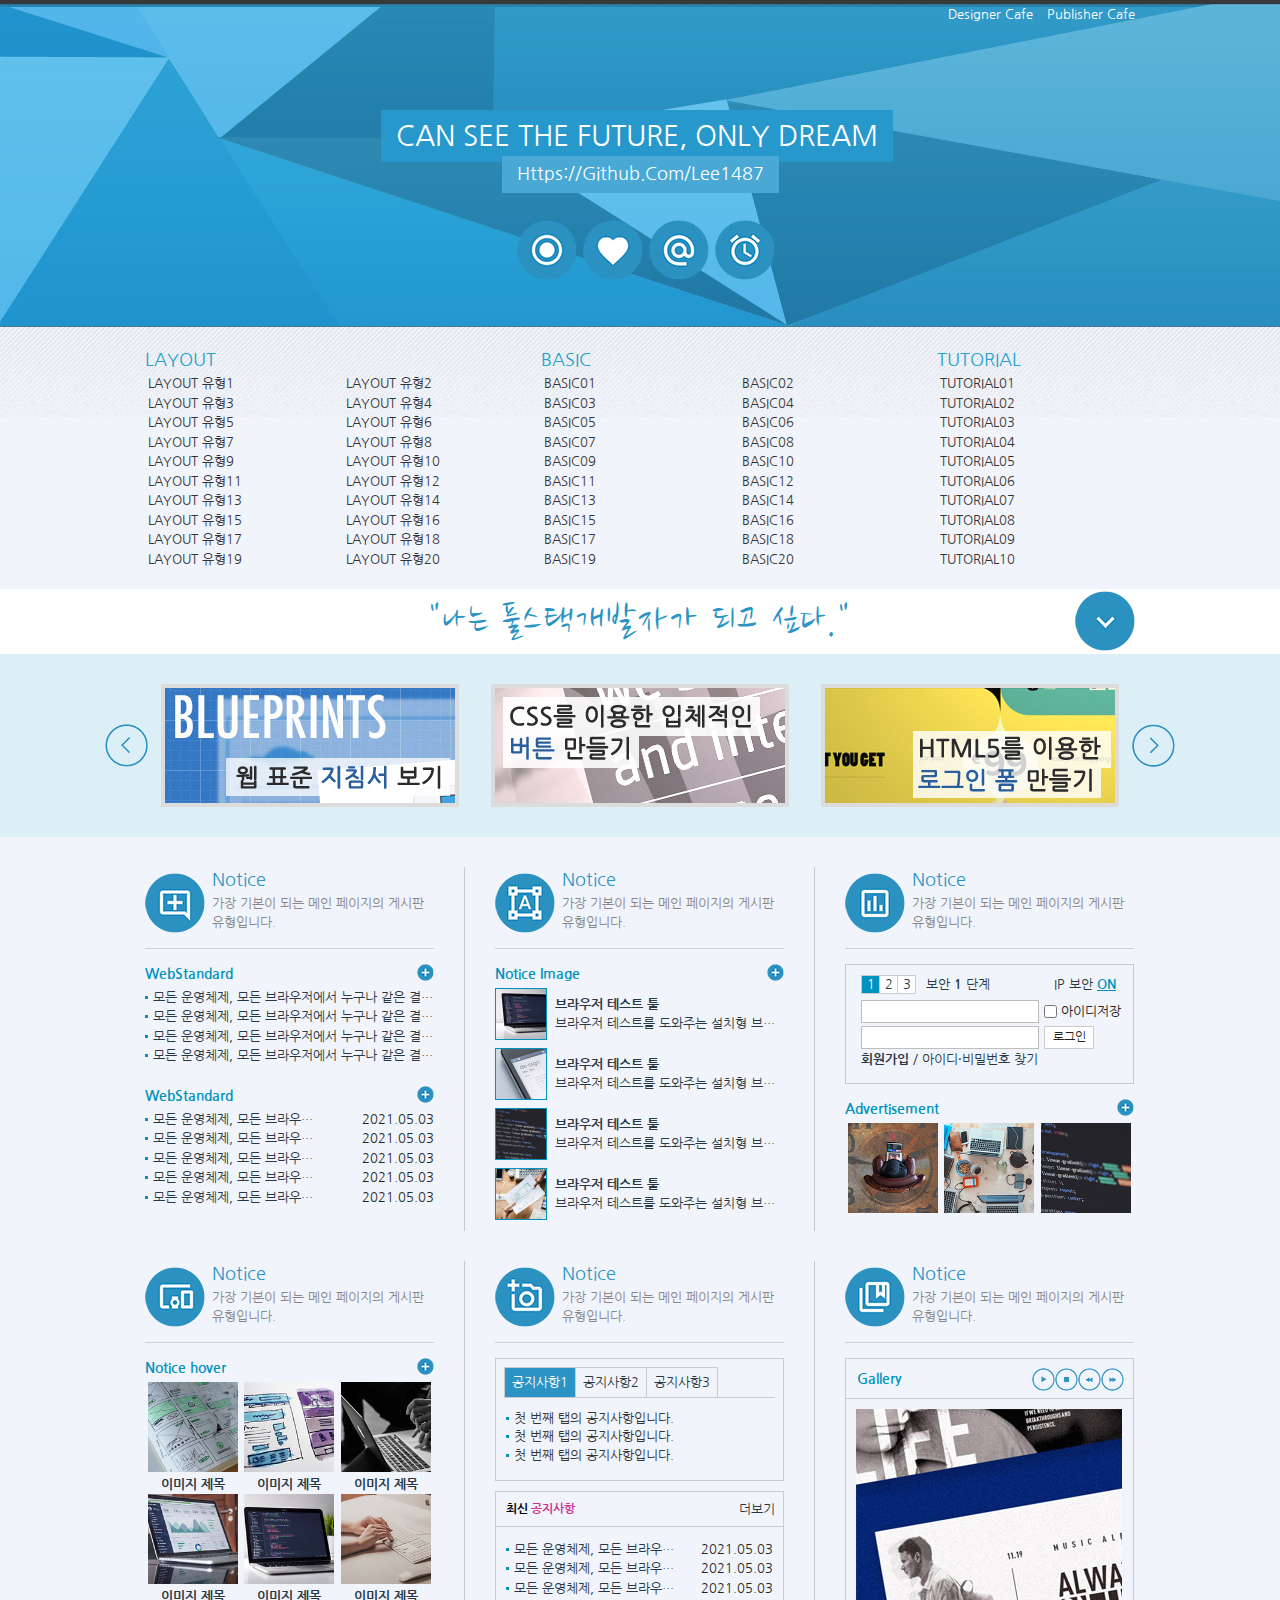
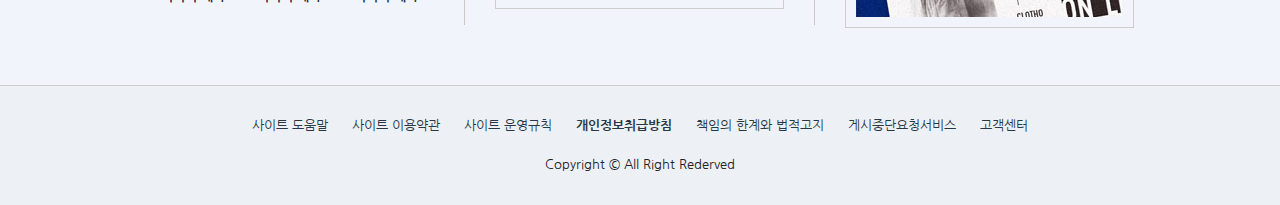
<file: index.html>
<!DOCTYPE html>
<html lang="ko">
  <head>
    <meta charset="UTF-8" />
    <meta http-equiv="X-UA-Compatible" content="IE=edge" />
    <meta name="author" content="hyeonse" />
    <meta name="viewport" content="width=device-width, initial-scale=1.0" />
    <meta name="description" content="웹 퍼블리셔를 위한 웹 표준 사이트" />
    <meta name="keywords" content="웹표준, 웹표준사이트, 웹접근성, hyeonse" />
    <title>Webstandard</title>
    <!-- style -->
    <link rel="stylesheet" type="text/css" href="css/reset.css" />
    <link rel="stylesheet" type="text/css" href="css/style.css" />
    <link
      href="https://fonts.googleapis.com/css?family=Nanum+Gothic"
      rel="stylesheet"
    />
    <link
      href="https://fonts.googleapis.com/css?family=Nanum+Brush+Script"
      rel="stylesheet"
    />
  </head>
  <body>
    <div id="wrap">
      <div id="header">
        <div class="container">
          <!-- block -->
          <!-- <div class="quick">
            <ul>
              <li><a href="">Designer Cafe</a></li>
              <li><a href="">Publisher Cafe</a></li>
            </ul>
          </div> -->
          <!-- inline  -->
          <div class="quick">
            <a href="">Designer Cafe</a>
            <a href="">Publisher Cafe</a>
          </div>
          <!-- inline  방식-->
          <!-- <div class="title">
            <p>Can See the Future, Only Dream</p>
            <h1><a href="#">https://github.com/lee1487</a></h1>
          </div> -->
          <!-- position 방식-->
          <div class="title">
            <p>Can See the Future, Only Dream</p>
            <h1>
              <a href="https://github.com/lee1487"
                >https://github.com/lee1487</a
              >
            </h1>
          </div>
          <div class="icon">
            <ul>
              <li class="icon-tit1">
                <a href="#"><span class="ir">icon1</span></a>
              </li>
              <li class="icon-tit2">
                <a href="#"><span class="ir">icon2</span></a>
              </li>
              <li class="icon-tit3">
                <a href="#"><span class="ir">icon3</span></a>
              </li>
              <li class="icon-tit4">
                <a href="#"><span class="ir">icon4</span></a>
              </li>
            </ul>
          </div>
        </div>
      </div>
      <!-- //header -->
      <div id="contents">
        <div id="cont-nav">
          <div class="container">
            <div class="nav">
              <div>
                <h3>LAYOUT</h3>
                <ul>
                  <li><a href="#">LAYOUT 유형1</a></li>
                  <li><a href="#">LAYOUT 유형2</a></li>
                  <li><a href="#">LAYOUT 유형3</a></li>
                  <li><a href="#">LAYOUT 유형4</a></li>
                  <li><a href="#">LAYOUT 유형5</a></li>
                  <li><a href="#">LAYOUT 유형6</a></li>
                  <li><a href="#">LAYOUT 유형7</a></li>
                  <li><a href="#">LAYOUT 유형8</a></li>
                  <li><a href="#">LAYOUT 유형9</a></li>
                  <li><a href="#">LAYOUT 유형10</a></li>
                  <li><a href="#">LAYOUT 유형11</a></li>
                  <li><a href="#">LAYOUT 유형12</a></li>
                  <li><a href="#">LAYOUT 유형13</a></li>
                  <li><a href="#">LAYOUT 유형14</a></li>
                  <li><a href="#">LAYOUT 유형15</a></li>
                  <li><a href="#">LAYOUT 유형16</a></li>
                  <li><a href="#">LAYOUT 유형17</a></li>
                  <li><a href="#">LAYOUT 유형18</a></li>
                  <li><a href="#">LAYOUT 유형19</a></li>
                  <li><a href="#">LAYOUT 유형20</a></li>
                </ul>
              </div>
              <div>
                <h3>BASIC</h3>
                <ul>
                  <li><a href="#">BASIC01</a></li>
                  <li><a href="#">BASIC02</a></li>
                  <li><a href="#">BASIC03</a></li>
                  <li><a href="#">BASIC04</a></li>
                  <li><a href="#">BASIC05</a></li>
                  <li><a href="#">BASIC06</a></li>
                  <li><a href="#">BASIC07</a></li>
                  <li><a href="#">BASIC08</a></li>
                  <li><a href="#">BASIC09</a></li>
                  <li><a href="#">BASIC10</a></li>
                  <li><a href="#">BASIC11</a></li>
                  <li><a href="#">BASIC12</a></li>
                  <li><a href="#">BASIC13</a></li>
                  <li><a href="#">BASIC14</a></li>
                  <li><a href="#">BASIC15</a></li>
                  <li><a href="#">BASIC16</a></li>
                  <li><a href="#">BASIC17</a></li>
                  <li><a href="#">BASIC18</a></li>
                  <li><a href="#">BASIC19</a></li>
                  <li><a href="#">BASIC20</a></li>
                </ul>
              </div>
              <div class="last">
                <h3>TUTORIAL</h3>
                <ul>
                  <li><a href="#">TUTORIAL01</a></li>
                  <li><a href="#">TUTORIAL02</a></li>
                  <li><a href="#">TUTORIAL03</a></li>
                  <li><a href="#">TUTORIAL04</a></li>
                  <li><a href="#">TUTORIAL05</a></li>
                  <li><a href="#">TUTORIAL06</a></li>
                  <li><a href="#">TUTORIAL07</a></li>
                  <li><a href="#">TUTORIAL08</a></li>
                  <li><a href="#">TUTORIAL09</a></li>
                  <li><a href="#">TUTORIAL10</a></li>
                </ul>
              </div>
            </div>
          </div>
        </div>
        <!-- //cont-nav -->
        <div id="cont-title">
          <div class="container">
            <div class="tit">
              <h2>&quot;나는 풀스택개발자가 되고 싶다.&quot;</h2>
              <a href="#" class="btn"><span class="ir">전체메뉴버튼</span></a>
            </div>
          </div>
        </div>
        <!-- //cont-title -->
        <div id="cont-ban">
          <div class="container">
            <div class="ban">
              <a href="#" class="ban-prev"
                ><span class="ir">이전 이미지</span></a
              >
              <ul>
                <li>
                  <a href="#"
                    ><img src="img/banner_link1.jpg" alt="웹표준 지침서 보기"
                  /></a>
                </li>
                <li>
                  <a href="#"
                    ><img
                      src="img/banner_link2.jpg"
                      alt="css를 이용한 입체적인 버튼 만들기"
                  /></a>
                </li>
                <li>
                  <a href="#"
                    ><img
                      src="img/banner_link3.jpg"
                      alt="HTML5를 이용한 로그인 폼 만들기"
                  /></a>
                </li>
              </ul>
              <a href="#" class="ban-next"
                ><span class="ir">다음 이미지</span></a
              >
            </div>
          </div>
        </div>
        <!-- //cont-ban -->
        <div id="cont-cont">
          <div class="container">
            <div class="cont">
              <div class="box box1">
                <h3>
                  <span class="ico-img ir">아이콘이미지</span
                  ><span class="ico-tit">Notice</span>
                </h3>
                <p class="ico-desc">
                  가장 기본이 되는 메인 페이지의 게시판 유형입니다.
                </p>

                <!-- Notice -->
                <div class="notice">
                  <h4>WebStandard</h4>
                  <ul>
                    <li>
                      <a href="#"
                        >모든 운영체제, 모든 브라우저에서 누구나 같은 결과를 볼
                        수 있도록 만든 표준입니다.</a
                      >
                    </li>
                    <li>
                      <a href="#"
                        >모든 운영체제, 모든 브라우저에서 누구나 같은 결과를 볼
                        수 있도록 만든 표준입니다.</a
                      >
                    </li>
                    <li>
                      <a href="#"
                        >모든 운영체제, 모든 브라우저에서 누구나 같은 결과를 볼
                        수 있도록 만든 표준입니다.</a
                      >
                    </li>
                    <li>
                      <a href="#"
                        >모든 운영체제, 모든 브라우저에서 누구나 같은 결과를 볼
                        수 있도록 만든 표준입니다.</a
                      >
                    </li>
                  </ul>
                  <a href="#" title="더보기" class="more"
                    ><span class="ir">더보기</span></a
                  >
                </div>
                <!-- //Notice -->
                <!-- Notice2 -->
                <div class="notice2 mt20">
                  <h4>WebStandard</h4>
                  <ul>
                    <li>
                      <a href="#"
                        >모든 운영체제, 모든 브라우저에서 누구나 같은 결과를 볼
                        수 있도록 만든 표준입니다.</a
                      ><span class="time">2021.05.03</span>
                    </li>
                    <li>
                      <a href="#"
                        >모든 운영체제, 모든 브라우저에서 누구나 같은 결과를 볼
                        수 있도록 만든 표준입니다.</a
                      ><span class="time">2021.05.03</span>
                    </li>
                    <li>
                      <a href="#"
                        >모든 운영체제, 모든 브라우저에서 누구나 같은 결과를 볼
                        수 있도록 만든 표준입니다.</a
                      ><span class="time">2021.05.03</span>
                    </li>
                    <li>
                      <a href="#"
                        >모든 운영체제, 모든 브라우저에서 누구나 같은 결과를 볼
                        수 있도록 만든 표준입니다.</a
                      ><span class="time">2021.05.03</span>
                    </li>
                    <li>
                      <a href="#"
                        >모든 운영체제, 모든 브라우저에서 누구나 같은 결과를 볼
                        수 있도록 만든 표준입니다.</a
                      ><span class="time">2021.05.03</span>
                    </li>
                  </ul>
                  <a href="#" title="더보기" class="more"
                    ><span class="ir">더보기</span></a
                  >
                </div>
                <!-- //Notice2 -->
              </div>
              <!-- //box1 -->
              <div class="box box2">
                <h3>
                  <span class="ico-img ir">아이콘이미지</span
                  ><span class="ico-tit">Notice</span>
                </h3>
                <p class="ico-desc">
                  가장 기본이 되는 메인 페이지의 게시판 유형입니다.
                </p>

                <!-- Notice3 -->
                <div class="notice3">
                  <h4>Notice Image</h4>
                  <ul>
                    <li>
                      <a href="#"
                        ><img src="img/notice01.jpg" alt="이미지1" /><strong
                          >브라우저 테스트 툴</strong
                        ><em
                          >브라우저 테스트를 도와주는 설치형 브라우저 브라우저
                          테스트를 도와주는 설치형 브라우저</em
                        ></a
                      >
                    </li>
                    <li>
                      <a href="#"
                        ><img src="img/notice02.jpg" alt="이미지1" /><strong
                          >브라우저 테스트 툴</strong
                        ><em
                          >브라우저 테스트를 도와주는 설치형 브라우저 브라우저
                          테스트를 도와주는 설치형 브라우저</em
                        ></a
                      >
                    </li>
                    <li>
                      <a href="#"
                        ><img src="img/notice03.jpg" alt="이미지1" /><strong
                          >브라우저 테스트 툴</strong
                        ><em
                          >브라우저 테스트를 도와주는 설치형 브라우저 브라우저
                          테스트를 도와주는 설치형 브라우저</em
                        ></a
                      >
                    </li>
                    <li>
                      <a href="#"
                        ><img src="img/notice04.jpg" alt="이미지1" /><strong
                          >브라우저 테스트 툴</strong
                        ><em
                          >브라우저 테스트를 도와주는 설치형 브라우저 브라우저
                          테스트를 도와주는 설치형 브라우저</em
                        ></a
                      >
                    </li>
                  </ul>
                  <a href="#" title="더보기" class="more"
                    ><span class="ir">더보기</span></a
                  >
                </div>
                <!-- //Notice3 -->
              </div>
              <!-- //box2 -->
              <div class="box box3">
                <h3>
                  <span class="ico-img ir">아이콘이미지</span
                  ><span class="ico-tit">Notice</span>
                </h3>
                <p class="ico-desc">
                  가장 기본이 되는 메인 페이지의 게시판 유형입니다.
                </p>

                <!-- login -->
                <div id="login-wrap">
                  <h4 class="ir">로그인</h4>
                  <div id="login-header">
                    <h5 class="ir">로그인 설정</h5>
                    <ul class="login_level">
                      <li>
                        <a
                          class="rec"
                          href="#"
                          style="background-color: #0093bd; color: #fff"
                          >1</a
                        >
                      </li>
                      <li><a class="rec" href="#">2</a></li>
                      <li><a class="rec" href="#">3</a></li>
                    </ul>
                    <ul class="login_info">
                      <li class="info">
                        <a href="#">보안 <em class="login_num">1</em> 단계 </a>
                      </li>
                      <li class="ip">
                        <a href="#">IP 보안 <span>On</span></a>
                      </li>
                    </ul>
                  </div>
                  <div id="login-contents">
                    <h5 class="ir">로그인</h5>
                    <form action="#" method="post">
                      <fieldset>
                        <legend class="ir">보안1단계</legend>
                        <ul>
                          <li class="dt"><label for="uid">아이디</label></li>
                          <li>
                            <input
                              id="uid"
                              type="text"
                              name="uid"
                              maxlength="12"
                              title="아이디"
                              class="input_text"
                            />
                          </li>
                          <li class="dt"><label for="upw">비밀번호</label></li>
                          <li>
                            <input
                              id="upw"
                              type="password"
                              name="upw"
                              maxlength="16"
                              title="비밀번호"
                              class="input_text"
                            />
                          </li>
                        </ul>
                        <p class="keep">
                          <input
                            type="checkbox"
                            id="keeping"
                            class="input_check"
                          />
                          <label for="keeping">아이디저장</label>
                          <button
                            style="
                              width: 50px;
                              background-color: #fff;
                              border: 1px solid #ccc;
                              font-size: 12px;
                              height: 23px;
                            "
                            class="submit"
                          >
                            로그인
                          </button>
                        </p>
                      </fieldset>
                    </form>
                  </div>
                  <div id="login-footer">
                    <h5 class="ir">로그인 문제해결</h5>
                    <ul>
                      <li>
                        <a href="#"><strong>회원가입</strong></a> /
                      </li>
                      <li>
                        <a href="#">아이디</a>&middot;<a href="#"
                          >비밀번호 찾기</a
                        >
                      </li>
                    </ul>
                  </div>
                </div>
                <!-- //login -->

                <!-- ad -->
                <div class="ad">
                  <h4>Advertisement</h4>
                  <ul>
                    <li>
                      <a href="#"
                        ><img src="img/sban07.jpg" alt="배너광고7"
                      /></a>
                    </li>
                    <li>
                      <a href="#"
                        ><img src="img/sban08.jpg" alt="배너광고8"
                      /></a>
                    </li>
                    <li>
                      <a href="#"
                        ><img src="img/sban09.jpg" alt="배너광고9"
                      /></a>
                    </li>
                  </ul>
                  <a href="#" title="더보기" class="more"
                    ><span class="ir">더보기</span></a
                  >
                </div>
                <!-- //ad -->
              </div>
              <!-- //box3 -->
              <div class="box box4">
                <h3>
                  <span class="ico-img ir">아이콘이미지</span
                  ><span class="ico-tit">Notice</span>
                </h3>
                <p class="ico-desc">
                  가장 기본이 되는 메인 페이지의 게시판 유형입니다.
                </p>
                <!-- notice-hover -->
                <div class="notice-hover">
                  <h4>Notice hover</h4>
                  <ul>
                    <li>
                      <a href="#">
                        <span
                          ><img src="img/sban01.jpg" alt="배너1" /><em
                            >Mouse Hover</em
                          ></span
                        >
                        <strong>이미지 제목</strong>
                      </a>
                    </li>
                    <li>
                      <a href="#">
                        <span
                          ><img src="img/sban02.jpg" alt="배너2" /><em
                            >Mouse Hover</em
                          ></span
                        >
                        <strong>이미지 제목</strong>
                      </a>
                    </li>
                    <li>
                      <a href="#">
                        <span
                          ><img src="img/sban03.jpg" alt="배너3" /><em
                            >Mouse Hover</em
                          ></span
                        >
                        <strong>이미지 제목</strong>
                      </a>
                    </li>
                  </ul>
                  <a href="#" title="더보기" class="more"
                    ><span class="ir">더보기</span></a
                  >
                </div>
                <!-- //notice-hover -->

                <!-- notice-hover2 -->
                <div class="notice-hover2">
                  <ul>
                    <li>
                      <a href="#">
                        <span
                          ><img src="img/sban04.jpg" alt="배너4" /><em
                            >Mouse Hover</em
                          ></span
                        >
                        <strong>이미지 제목</strong>
                      </a>
                    </li>
                    <li>
                      <a href="#">
                        <span
                          ><img src="img/sban05.jpg" alt="배너5" /><em
                            >Mouse Hover</em
                          ></span
                        >
                        <strong>이미지 제목</strong>
                      </a>
                    </li>
                    <li>
                      <a href="#">
                        <span
                          ><img src="img/sban06.jpg" alt="배너6" /><em
                            >Mouse Hover</em
                          ></span
                        >
                        <strong>이미지 제목</strong>
                      </a>
                    </li>
                  </ul>
                </div>
                <!-- //notice-hover2 -->
              </div>
              <!-- //box4 -->
              <div class="box box5">
                <h3>
                  <span class="ico-img ir">아이콘이미지</span
                  ><span class="ico-tit">Notice</span>
                </h3>
                <p class="ico-desc">
                  가장 기본이 되는 메인 페이지의 게시판 유형입니다.
                </p>
                <!-- tab_menu -->
                <div class="tab_menu">
                  <h4 class="ir">공지사항</h4>
                  <ul>
                    <li class="active">
                      <a href="#">공지사항1</a>
                      <ul>
                        <li><a href="#">첫 번째 탭의 공지사항입니다.</a></li>
                        <li><a href="#">첫 번째 탭의 공지사항입니다.</a></li>
                        <li><a href="#">첫 번째 탭의 공지사항입니다.</a></li>
                      </ul>
                    </li>
                    <li>
                      <a href="#">공지사항2</a>
                      <ul style="display: none">
                        <li><a href="#">두 번째 탭의 공지사항입니다.</a></li>
                        <li><a href="#">두 번째 탭의 공지사항입니다.</a></li>
                        <li><a href="#">두 번째 탭의 공지사항입니다.</a></li>
                      </ul>
                    </li>
                    <li>
                      <a href="#">공지사항3</a>
                      <ul style="display: none">
                        <li><a href="#">세 번째 탭의 공지사항입니다.</a></li>
                        <li><a href="#">세 번째 탭의 공지사항입니다.</a></li>
                        <li><a href="#">세 번째 탭의 공지사항입니다.</a></li>
                      </ul>
                    </li>
                  </ul>
                </div>
                <!-- //tab_menu -->

                <!-- Notice4 -->
                <div class="notice4 mt10">
                  <h4>최신 <em>공지사항</em></h4>
                  <ul>
                    <li>
                      <a href="#"
                        >모든 운영체제, 모든 브라우저에서 누구나 같은 결과를 볼
                        수 있도록 만든 표준입니다.</a
                      ><span class="time">2021.05.03</span>
                    </li>
                    <li>
                      <a href="#"
                        >모든 운영체제, 모든 브라우저에서 누구나 같은 결과를 볼
                        수 있도록 만든 표준입니다.</a
                      ><span class="time">2021.05.03</span>
                    </li>
                    <li>
                      <a href="#"
                        >모든 운영체제, 모든 브라우저에서 누구나 같은 결과를 볼
                        수 있도록 만든 표준입니다.</a
                      ><span class="time">2021.05.03</span>
                    </li>
                  </ul>
                  <a href="#" title="더보기" class="more">더보기</a>
                </div>
                <!-- //Notice4 -->
              </div>
              <!-- //box5 -->
              <div class="box box6">
                <h3>
                  <span class="ico-img ir">아이콘이미지</span
                  ><span class="ico-tit">Notice</span>
                </h3>
                <p class="ico-desc">
                  가장 기본이 되는 메인 페이지의 게시판 유형입니다.
                </p>

                <!-- gallery -->
                <div class="gallery">
                  <h4>Gallery</h4>
                  <div class="galler_btn">
                    <ul>
                      <li>
                        <a class="play_on" href="#"
                          ><span class="ir">재생</span></a
                        >
                      </li>
                      <li>
                        <a class="stop_off" href="#"
                          ><span class="ir">정지</span></a
                        >
                      </li>
                      <li>
                        <a class="pref_off" href="#"
                          ><span class="ir">이전이미지</span></a
                        >
                      </li>
                      <li>
                        <a class="next_off" href="#"
                          ><span class="ir">다음이미지</span></a
                        >
                      </li>
                    </ul>
                  </div>
                  <div class="gallery_img">
                    <ul>
                      <li>
                        <a href="#"
                          ><img src="img/gallery01.jpg" alt="이미지1"
                        /></a>
                      </li>
                      <li>
                        <a href="#"
                          ><img src="img/gallery02.jpg" alt="이미지2"
                        /></a>
                      </li>
                      <li>
                        <a href="#"
                          ><img src="img/gallery03.jpg" alt="이미지3"
                        /></a>
                      </li>
                      <li>
                        <a href="#"
                          ><img src="img/gallery04.jpg" alt="이미지4"
                        /></a>
                      </li>
                    </ul>
                  </div>
                </div>
                <!-- //gallery -->
              </div>
              <!-- //box6 -->
            </div>
          </div>
        </div>
        <!-- //cont-cont -->
      </div>
      <!-- //contents -->
      <div id="footer">
        <div class="container">
          <div class="footer">
            <ul>
              <li><a href="#">사이트 도움말</a></li>
              <li><a href="#">사이트 이용약관</a></li>
              <li><a href="#">사이트 운영규칙</a></li>
              <li>
                <a href="#"><strong>개인정보취급방침</strong></a>
              </li>
              <li><a href="#">책임의 한계와 법적고지</a></li>
              <li><a href="#">게시중단요청서비스</a></li>
              <li><a href="#">고객센터</a></li>
            </ul>
            <address>
              <em>Copyright &copy;</em>
              <a href="https://www.naver.com"></a>
              <span>All Right Rederved</span>
            </address>
          </div>
        </div>
      </div>
      <!-- //footer -->
    </div>
    <!-- //wrap -->
  </body>
</html>
</file>
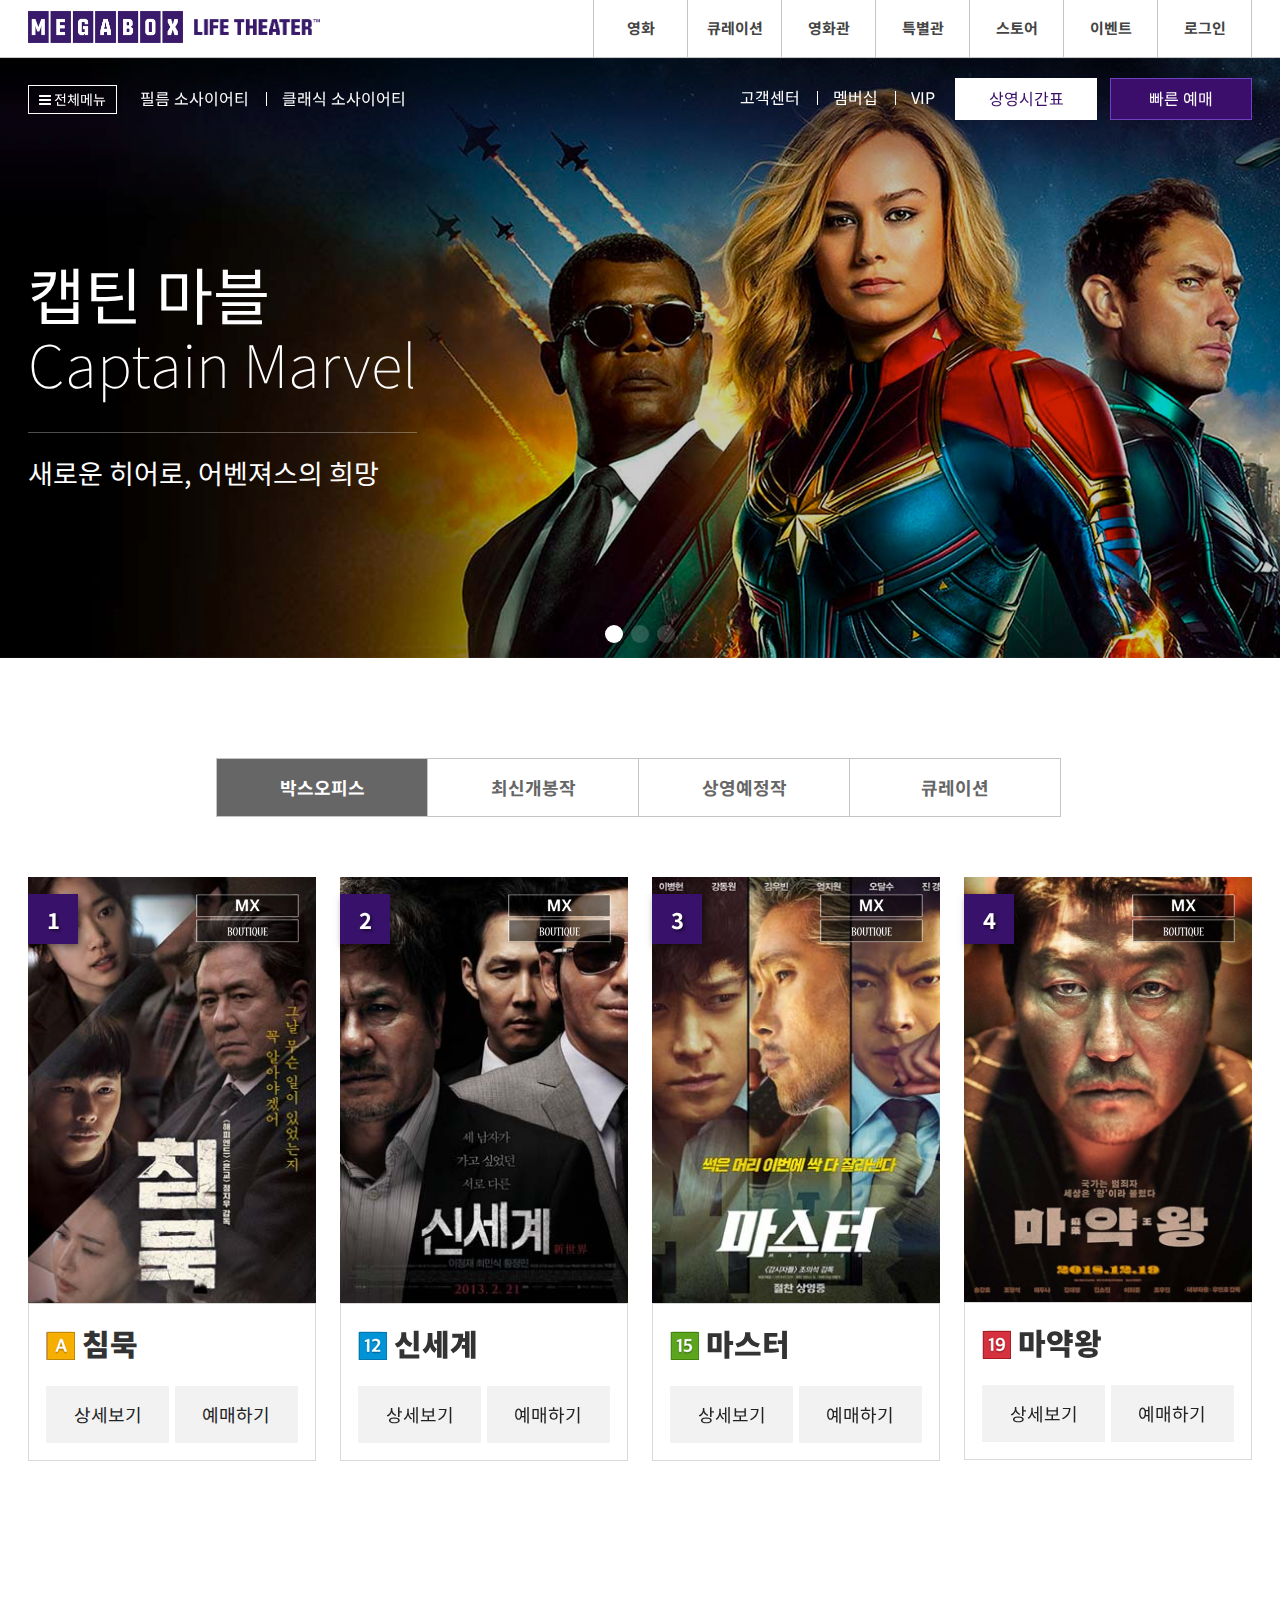
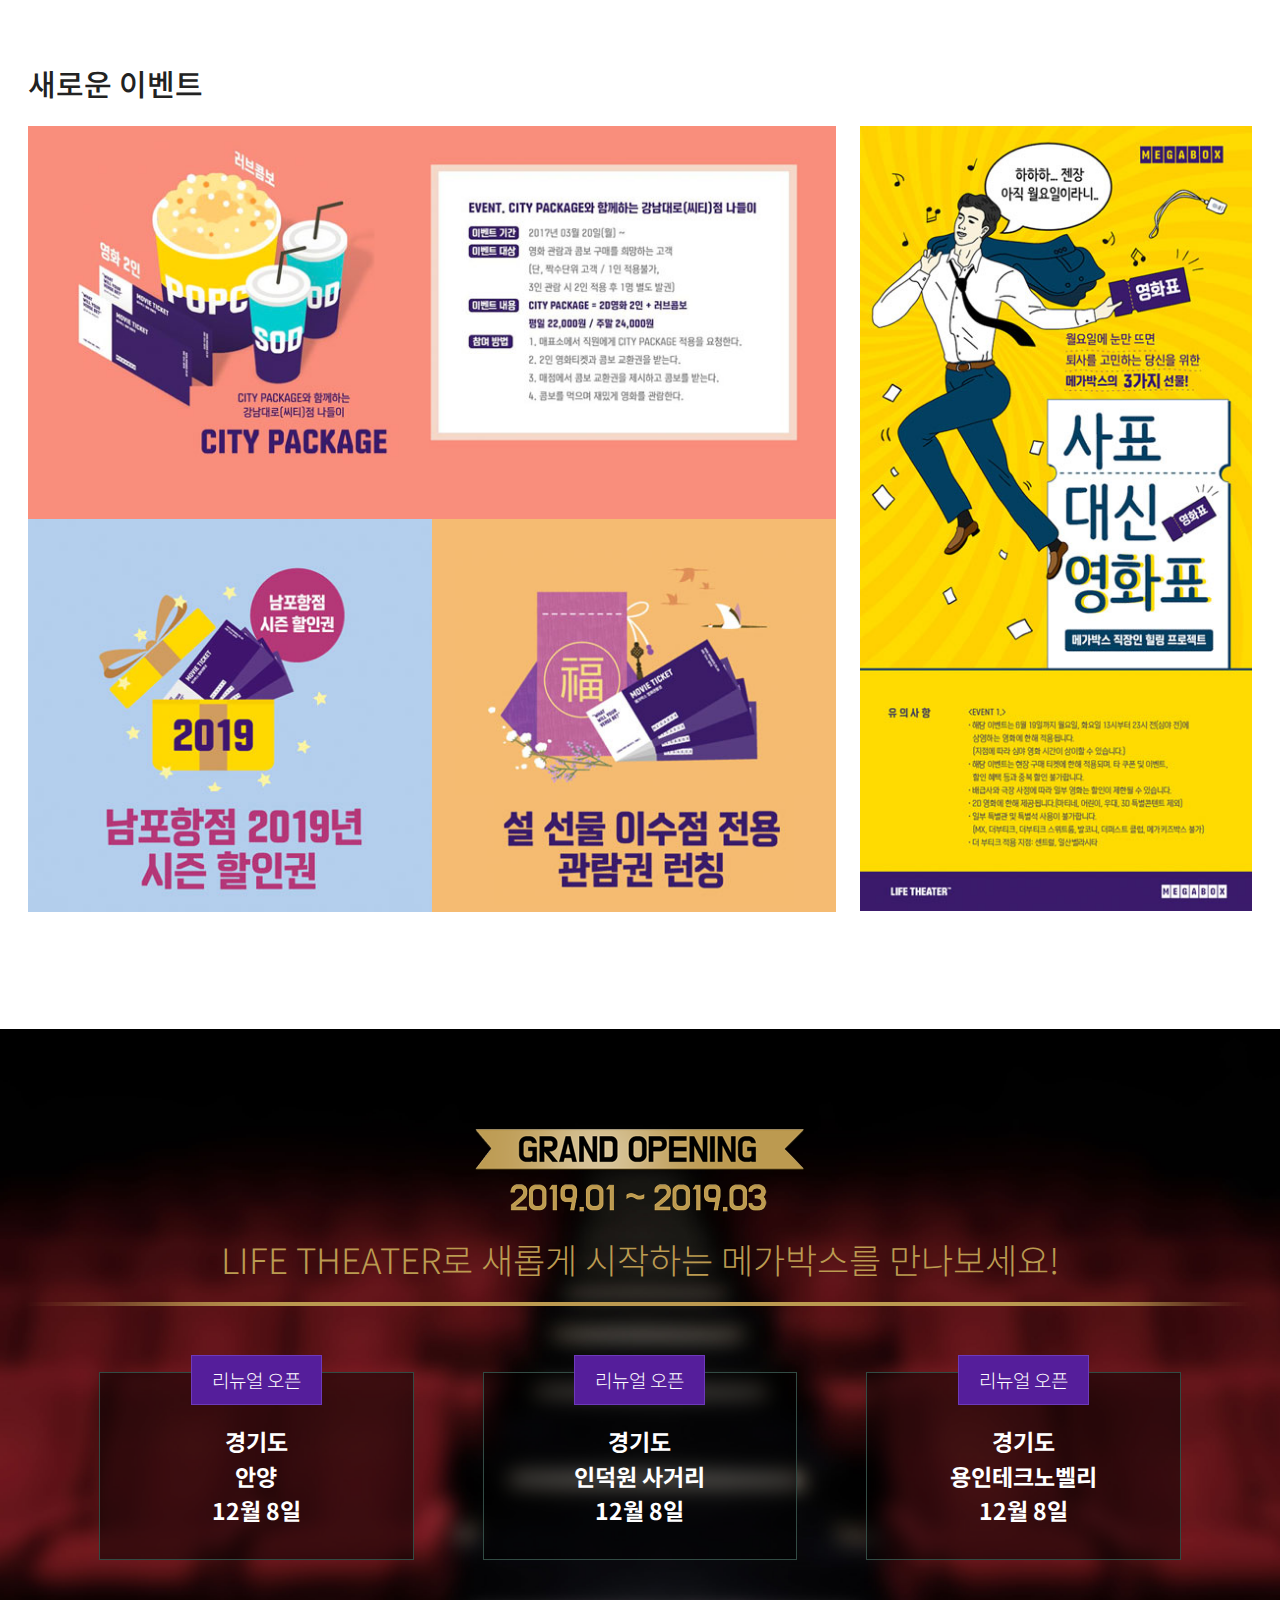
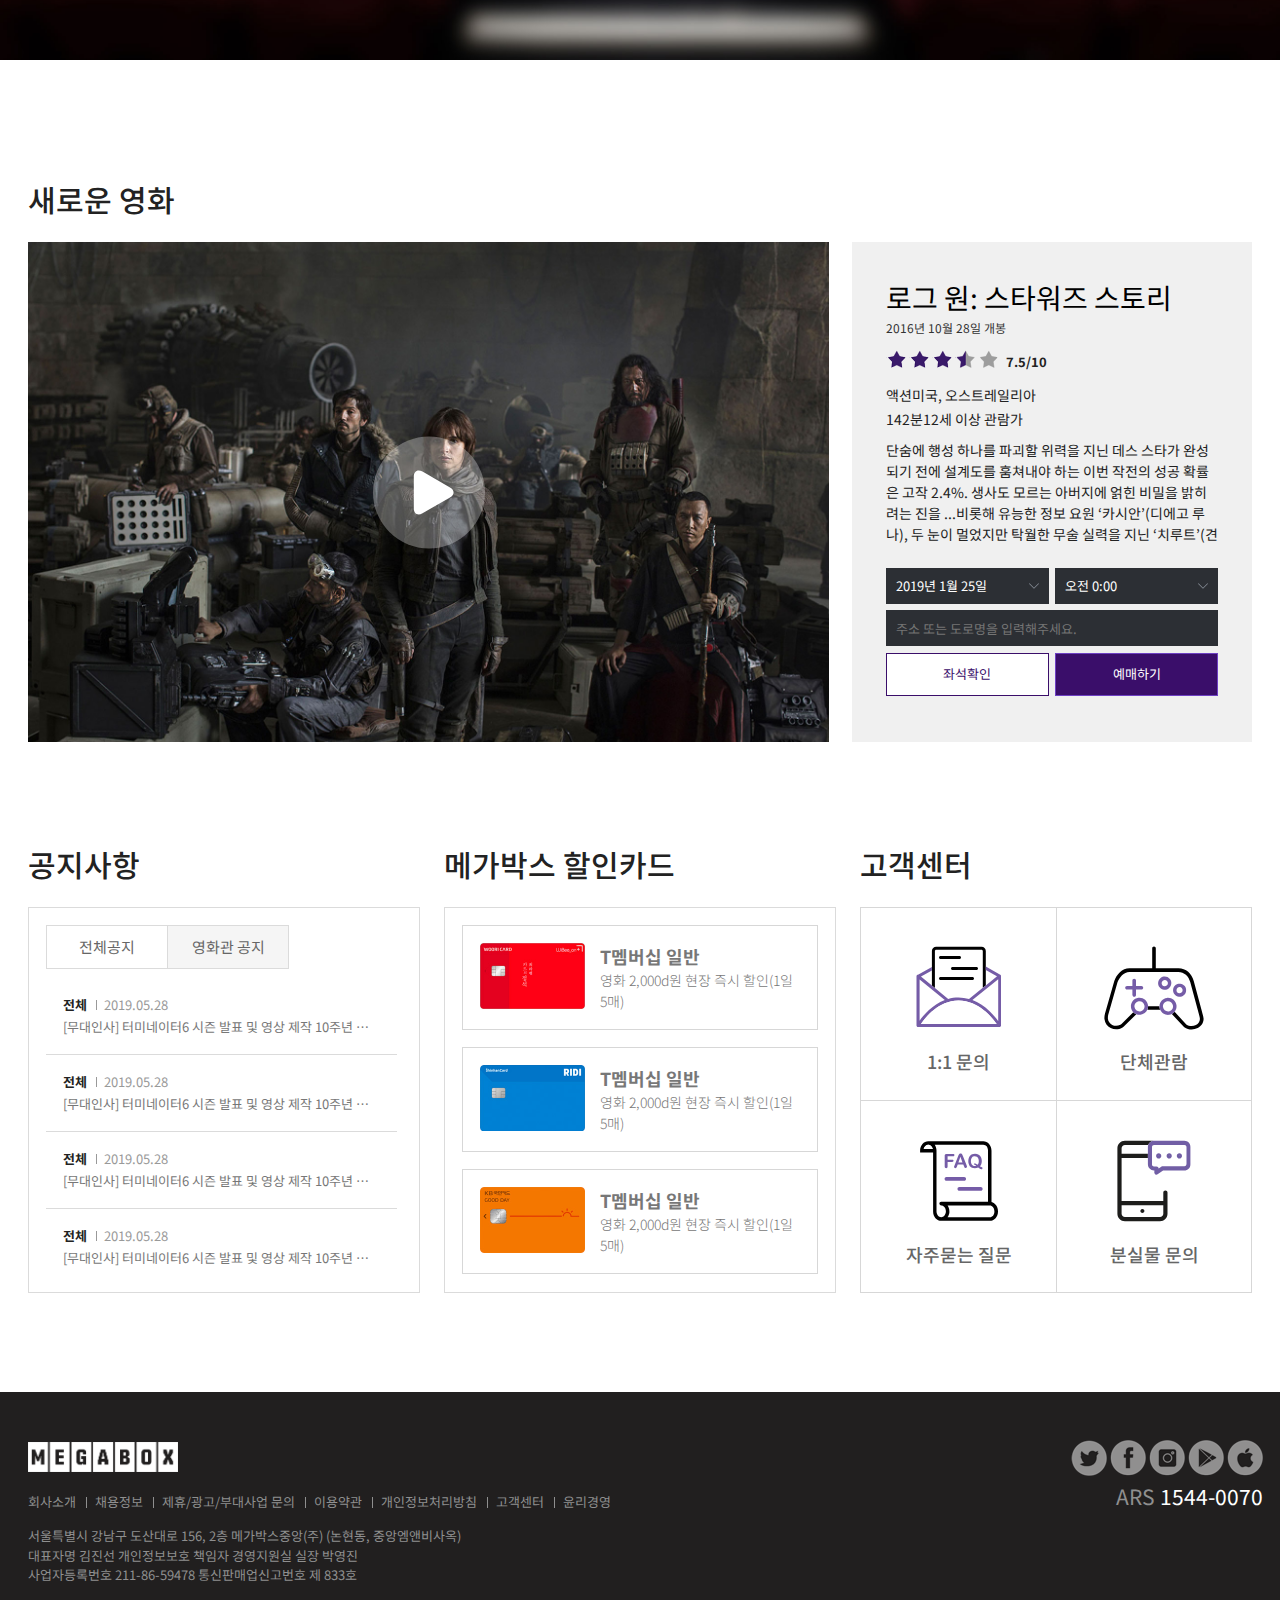
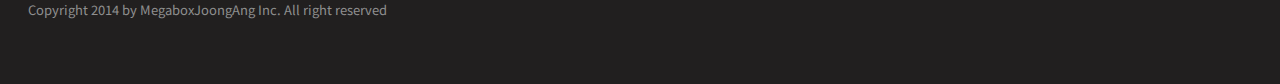
<file: megabox/index.html>
<!DOCTYPE html>
<html lang="en">
  <head>
    <meta charset="UTF-8" />
    <meta http-equiv="X-UA-Compatible" content="IE=edge" />
    <meta name="viewport" content="width=device-width, initial-scale=1.0" />
    <title>Document</title>

    <!-- CSS -->
    <link rel="stylesheet" href="assets/css/reset.css" />
    <link rel="stylesheet" href="assets/css/style.css" />
    <link rel="stylesheet" href="assets/css/swiper.css" />
    <link rel="stylesheet" href="assets/css/font-awesome.css" />

    <!-- 파비콘 -->
    <link rel="shortcut icon" href="assets/icons/favicon.ico" />
    <link rel="apple-touch-icon-precomposed" href="assets/icons/favicon_72.png"/>
    <link rel="apple-touch-icon-precomposed" sizes="96x96" href="assets/icons/favicon_96.png"/>
    <link rel="apple-touch-icon-precomposed" sizes="144x144" href="assets/icons/favicon_144.png"/>
    <link rel="apple-touch-icon-precomposed" sizes="192x192" href="assets/icons/favicon_192.png"/>

    <!-- 페이스북 메타 태그 -->
    <meta property="og:title" content="메가박스 사이트 만들기" />
    <meta property="og:url" content="https://github.com/webstoryboy/megabox2019" />
    <meta property="og:image" content="https://webstoryboy.github.io/megabox2019/mega.jpg"/>
    <meta property="og:description" content="메가박스 사이트 따라하면서 배우는 튜토리얼입니다."/>

    <!-- 트위터 메타 태그 -->
    <meta name="twitter:card" content="summary" />
    <meta name="twitter:title" content="메가박스 사이트 만들기" />
    <meta name="twitter:url" content="https://github.com/webstoryboy/megabox2019/"/>
    <meta name="twitter:image" content="https://webstoryboy.github.io/megabox2019/mega.jpg"/>
    <meta name="twitter:description" content="메가박스 사이트 따라하면서 배우는 튜토리얼입니다."/>

    <!-- 웹 폰트 -->
    <link href="https://fonts.googleapis.com/css?family=Noto+Sans+KR:100,300,400,500,700,900&amp;subset=korean" rel="stylesheet">

    <!-- HTLM5shiv ie6~8 -->
    <!--[if lt IE 9]>
      <script src="assets/js/html5shiv.min.js"></script>
      <script type="text/javascript">
        alert(
          "현재 브라우저는 지원하지 않습니다. 크롬 브라우저를 추천합니다.!"
        );
      </script>
    <![endif]-->
  </head>
  <body>
    <header id="header">
      <div class="container">
        <div class="row">
          <div class="header clearfix">
            <h1>
              <a href="#">
                <em><img src="assets/img/logo.png" alt="MEGABOX" /></em>
                <strong><img src="assets/img/logo-sub.png" alt="LIFE THEATER"/></strong>
              </a>
            </h1>
            <nav id="mNav">
              <h2 class="ir_su">메가박스 전체메뉴</h2>
              <a href="#" class="ham"><span></span></a>
            </nav>
            <nav class="nav">
              <ul class="clearfix">
                <li><a href="#">영화</a></li>
                <li><a href="#">큐레이션</a></li>
                <li><a href="#">영화관</a></li>
                <li><a href="#">특별관</a></li>
                <li><a href="#">스토어</a></li>
                <li><a href="#">이벤트</a></li>
                <li><a href="#">로그인</a></li>
              </ul>
            </nav>
          </div>
        </div>
      </div>
    </header>
    <!-- //header -->
    
    <section id="banner">
      <h2 class="ir_su">최신 영화 소식</h2>
      <div class="banner_menu clearfix">
        <div class="container">
          <div class="row">
            <div class="bm_left">
              <ul>
                <li class="total"><a href="#"><i class="fa fa-bars" aria-hidden="true"></i> 전체메뉴</a></li>
                <li class="line"><a href="#">필름 소사이어티</a></li>
                <li><a href="#">클래식 소사이어티</a></li>
              </ul>
            </div>
            <div class="bm_right clearfix">
              <ul>
                <li class="line"><a href="#">고객센터</a></li>
                <li class="line"><a href="#">멤버십</a></li>
                <li><a href="#">VIP</a></li>
              </ul>
              <ul>
                <li class="white"><a href="#">상영시간표</a></li>
                <li class="purple"><a href="#">빠른 예매</a></li>
              </ul>
            </div>
          </div>
        </div>
      </div>
      <div class="slider">
        <div class="swiper-container">
          <div class="swiper-wrapper">
            <div class="swiper-slide ss1">
              <div class="container">
                <div class="row">
                  <h2>캡틴 마블 <em>Captain Marvel</em></h2>
                  <p>새로운 히어로, 어벤져스의 희망</p>
                </div>
              </div>
            </div>
            <div class="swiper-slide ss2">
              <div class="container">
                <div class="row">
                  <h2>캡틴 마블 <em>Captain Marvel</em></h2>
                  <p>새로운 히어로, 어벤져스의 희망</p>
                </div>
              </div>
            </div>
            <div class="swiper-slide ss3">
              <div class="container">
                <div class="row">
                  <h2>캡틴 마블 <em>Captain Marvel</em></h2>
                  <p>새로운 히어로, 어벤져스의 희망</p>
                </div>
              </div>
            </div>
          </div>
          <div class="swiper-pagination"></div>
          <div class="swiper-button-prev"></div>
          <div class="swiper-button-next"></div>
        </div>
      </div>
    </section>
    <!-- //banner -->
    <section id="movie">
      <div class="container">
        <div class="row">
            <h2 class="ir_su">영화 예매</h2>
          <div class="movie">
            <div class="movie_title">
              <ul class="clearfix">
                <li class="active"><a href="#">박스오피스</a></li>
                <li><a href="#">최신개봉작</a></li>
                <li><a href="#">상영예정작</a></li>
                <li><a href="#">큐레이션</a></li>
              </ul>
            </div>
            <div class="movie_chart clearfix">
              <div class="swiper-container2">
                <div class="chart_cont1 swiper-wrapper">
                  <div class="swiper-slide">
                    <div class="poster">
                      <figure>
                        <img src="assets/img/poster01.jpg" srcset="assets/img/poster01@2.jpg 2x" alt="침묵">
                      </figure>
                      <div class="rank"><strong>1</strong></div>
                      <div class="mx">
                        <span class="icon m ir_pm">MX</span>
                        <span class="icon b ir_pm">Boutique</span>
                      </div>
                    </div>
                    <div class="infor">
                      <h3><span class="icon all ir_pm">전체관람가</span> <strong>침묵</strong></h3>
                      <div class="infor_btn">
                        <a href="#">상세보기</a>
                        <a href="#">예매하기</a>
                      </div>
                    </div>
                  </div>
                  <div class="swiper-slide">
                    <div class="poster">
                      <figure>
                        <img src="assets/img/poster02.jpg" srcset="assets/img/poster02@2.jpg 2x" alt="신세계">
                      </figure>
                      <div class="rank"><strong>2</strong></div>
                      <div class="mx">
                        <span class="icon m ir_pm">MX</span>
                        <span class="icon b ir_pm">Boutique</span>
                      </div>
                    </div>
                    <div class="infor">
                      <h3><span class="icon a12 ir_pm">전체관람가</span> <strong>신세계</strong></h3>
                      <div class="infor_btn">
                        <a href="#">상세보기</a>
                        <a href="#">예매하기</a>
                      </div>
                    </div>
                  </div>
                  <div class="swiper-slide">
                    <div class="poster">
                      <figure>
                        <img src="assets/img/poster03.jpg" srcset="assets/img/poster03@2.jpg 2x" alt="마스터">
                      </figure>
                      <div class="rank"><strong>3</strong></div>
                      <div class="mx">
                        <span class="icon m ir_pm">MX</span>
                        <span class="icon b ir_pm">Boutique</span>
                      </div>
                    </div>
                    <div class="infor">
                      <h3><span class="icon a15 ir_pm">전체관람가</span> <strong>마스터</strong></h3>
                      <div class="infor_btn">
                        <a href="#">상세보기</a>
                        <a href="#">예매하기</a>
                      </div>
                    </div>
                  </div>
                  <div class="swiper-slide">
                    <div class="poster">
                      <figure>
                        <img src="assets/img/poster04.jpg" srcset="assets/img/poster04@2.jpg 2x" alt="마약왕">
                      </figure>
                      <div class="rank"><strong>4</strong></div>
                      <div class="mx">
                        <span class="icon m ir_pm">MX</span>
                        <span class="icon b ir_pm">Boutique</span>
                      </div>
                    </div>
                    <div class="infor">
                      <h3><span class="icon a19 ir_pm">전체관람가</span> <strong>마약왕</strong></h3>
                      <div class="infor_btn">
                        <a href="#">상세보기</a>
                        <a href="#">예매하기</a>
                      </div>
                    </div>
                  </div>
                  <div class="swiper-slide">
                    <div class="poster">
                      <figure>
                        <img src="assets/img/poster05.jpg" srcset="assets/img/poster05@2.jpg 2x" alt="침묵">
                      </figure>
                      <div class="rank"><strong>1</strong></div>
                      <div class="mx">
                        <span class="icon m ir_pm">MX</span>
                        <span class="icon b ir_pm">Boutique</span>
                      </div>
                    </div>
                    <div class="infor">
                      <h3><span class="icon all ir_pm">전체관람가</span> <strong>침묵</strong></h3>
                      <div class="infor_btn">
                        <a href="#">상세보기</a>
                        <a href="#">예매하기</a>
                      </div>
                    </div>
                  </div>
                  <div class="swiper-slide">
                    <div class="poster">
                      <figure>
                        <img src="assets/img/poster06.jpg" srcset="assets/img/poster06@2.jpg 2x" alt="신세계">
                      </figure>
                      <div class="rank"><strong>2</strong></div>
                      <div class="mx">
                        <span class="icon m ir_pm">MX</span>
                        <span class="icon b ir_pm">Boutique</span>
                      </div>
                    </div>
                    <div class="infor">
                      <h3><span class="icon a12 ir_pm">전체관람가</span> <strong>신세계</strong></h3>
                      <div class="infor_btn">
                        <a href="#">상세보기</a>
                        <a href="#">예매하기</a>
                      </div>
                    </div>
                  </div>
                  <div class="swiper-slide">
                    <div class="poster">
                      <figure>
                        <img src="assets/img/poster07.jpg" srcset="assets/img/poster07@2.jpg 2x" alt="마스터">
                      </figure>
                      <div class="rank"><strong>3</strong></div>
                      <div class="mx">
                        <span class="icon m ir_pm">MX</span>
                        <span class="icon b ir_pm">Boutique</span>
                      </div>
                    </div>
                    <div class="infor">
                      <h3><span class="icon a15 ir_pm">전체관람가</span> <strong>마스터</strong></h3>
                      <div class="infor_btn">
                        <a href="#">상세보기</a>
                        <a href="#">예매하기</a>
                      </div>
                    </div>
                  </div>
                  <div class="swiper-slide">
                    <div class="poster">
                      <figure>
                        <img src="assets/img/poster08.jpg" srcset="assets/img/poster08@2.jpg 2x" alt="마약왕">
                      </figure>
                      <div class="rank"><strong>4</strong></div>
                      <div class="mx">
                        <span class="icon m ir_pm">MX</span>
                        <span class="icon b ir_pm">Boutique</span>
                      </div>
                    </div>
                    <div class="infor">
                      <h3><span class="icon a19 ir_pm">전체관람가</span> <strong>마약왕</strong></h3>
                      <div class="infor_btn">
                        <a href="#">상세보기</a>
                        <a href="#">예매하기</a>
                      </div>
                    </div>
                  </div>
                </div>
              </div> 
              <!-- //chart_cont1-->
              <div class="swiper-container2">
                <div class="chart_cont2 swiper-wrapper">
                  <div class="swiper-slide">
                    <div class="poster">
                      <figure>
                        <img src="assets/img/poster05.jpg" srcset="assets/img/poster05@2.jpg 2x" alt="침묵">
                      </figure>
                      <div class="rank"><strong>1</strong></div>
                      <div class="mx">
                        <span class="icon m ir_pm">MX</span>
                        <span class="icon b ir_pm">Boutique</span>
                      </div>
                    </div>
                    <div class="infor">
                      <h3><span class="icon all ir_pm">전체관람가</span> <strong>침묵</strong></h3>
                      <div class="infor_btn">
                        <a href="#">상세보기</a>
                        <a href="#">예매하기</a>
                      </div>
                    </div>
                  </div>
                  <div class="swiper-slide">
                    <div class="poster">
                      <figure>
                        <img src="assets/img/poster06.jpg" srcset="assets/img/poster06@2.jpg 2x" alt="신세계">
                      </figure>
                      <div class="rank"><strong>2</strong></div>
                      <div class="mx">
                        <span class="icon m ir_pm">MX</span>
                        <span class="icon b ir_pm">Boutique</span>
                      </div>
                    </div>
                    <div class="infor">
                      <h3><span class="icon a12 ir_pm">전체관람가</span> <strong>신세계</strong></h3>
                      <div class="infor_btn">
                        <a href="#">상세보기</a>
                        <a href="#">예매하기</a>
                      </div>
                    </div>
                  </div>
                  <div class="swiper-slide">
                    <div class="poster">
                      <figure>
                        <img src="assets/img/poster07.jpg" srcset="assets/img/poster07@2.jpg 2x" alt="마스터">
                      </figure>
                      <div class="rank"><strong>3</strong></div>
                      <div class="mx">
                        <span class="icon m ir_pm">MX</span>
                        <span class="icon b ir_pm">Boutique</span>
                      </div>
                    </div>
                    <div class="infor">
                      <h3><span class="icon a15 ir_pm">전체관람가</span> <strong>마스터</strong></h3>
                      <div class="infor_btn">
                        <a href="#">상세보기</a>
                        <a href="#">예매하기</a>
                      </div>
                    </div>
                  </div>
                  <div class="swiper-slide">
                    <div class="poster">
                      <figure>
                        <img src="assets/img/poster08.jpg" srcset="assets/img/poster08@2.jpg 2x" alt="마약왕">
                      </figure>
                      <div class="rank"><strong>4</strong></div>
                      <div class="mx">
                        <span class="icon m ir_pm">MX</span>
                        <span class="icon b ir_pm">Boutique</span>
                      </div>
                    </div>
                    <div class="infor">
                      <h3><span class="icon a19 ir_pm">전체관람가</span> <strong>마약왕</strong></h3>
                      <div class="infor_btn">
                        <a href="#">상세보기</a>
                        <a href="#">예매하기</a>
                      </div>
                    </div>
                  </div>
                  <div class="swiper-slide">
                    <div class="poster">
                      <figure>
                        <img src="assets/img/poster05.jpg" srcset="assets/img/poster05@2.jpg 2x" alt="침묵">
                      </figure>
                      <div class="rank"><strong>1</strong></div>
                      <div class="mx">
                        <span class="icon m ir_pm">MX</span>
                        <span class="icon b ir_pm">Boutique</span>
                      </div>
                    </div>
                    <div class="infor">
                      <h3><span class="icon all ir_pm">전체관람가</span> <strong>침묵</strong></h3>
                      <div class="infor_btn">
                        <a href="#">상세보기</a>
                        <a href="#">예매하기</a>
                      </div>
                    </div>
                  </div>
                  <div class="swiper-slide">
                    <div class="poster">
                      <figure>
                        <img src="assets/img/poster06.jpg" srcset="assets/img/poster06@2.jpg 2x" alt="신세계">
                      </figure>
                      <div class="rank"><strong>2</strong></div>
                      <div class="mx">
                        <span class="icon m ir_pm">MX</span>
                        <span class="icon b ir_pm">Boutique</span>
                      </div>
                    </div>
                    <div class="infor">
                      <h3><span class="icon a12 ir_pm">전체관람가</span> <strong>신세계</strong></h3>
                      <div class="infor_btn">
                        <a href="#">상세보기</a>
                        <a href="#">예매하기</a>
                      </div>
                    </div>
                  </div>
                  <div class="swiper-slide">
                    <div class="poster">
                      <figure>
                        <img src="assets/img/poster07.jpg" srcset="assets/img/poster07@2.jpg 2x" alt="마스터">
                      </figure>
                      <div class="rank"><strong>3</strong></div>
                      <div class="mx">
                        <span class="icon m ir_pm">MX</span>
                        <span class="icon b ir_pm">Boutique</span>
                      </div>
                    </div>
                    <div class="infor">
                      <h3><span class="icon a15 ir_pm">전체관람가</span> <strong>마스터</strong></h3>
                      <div class="infor_btn">
                        <a href="#">상세보기</a>
                        <a href="#">예매하기</a>
                      </div>
                    </div>
                  </div>
                  <div class="swiper-slide">
                    <div class="poster">
                      <figure>
                        <img src="assets/img/poster08.jpg" srcset="assets/img/poster08@2.jpg 2x" alt="마약왕">
                      </figure>
                      <div class="rank"><strong>4</strong></div>
                      <div class="mx">
                        <span class="icon m ir_pm">MX</span>
                        <span class="icon b ir_pm">Boutique</span>
                      </div>
                    </div>
                    <div class="infor">
                      <h3><span class="icon a19 ir_pm">전체관람가</span> <strong>마약왕</strong></h3>
                      <div class="infor_btn">
                        <a href="#">상세보기</a>
                        <a href="#">예매하기</a>
                      </div>
                    </div>
                  </div>
                </div>
              </div> 
              <!-- //chart_cont2-->
              <div class="swiper-container2">
                <div class="chart_cont3 swiper-wrapper">
                  <div class="swiper-slide">
                    <div class="poster">
                      <figure>
                        <img src="assets/img/poster09.jpg" srcset="assets/img/poster09@2.jpg 2x" alt="침묵">
                      </figure>
                      <div class="rank"><strong>1</strong></div>
                      <div class="mx">
                        <span class="icon m ir_pm">MX</span>
                        <span class="icon b ir_pm">Boutique</span>
                      </div>
                    </div>
                    <div class="infor">
                      <h3><span class="icon all ir_pm">전체관람가</span> <strong>침묵</strong></h3>
                      <div class="infor_btn">
                        <a href="#">상세보기</a>
                        <a href="#">예매하기</a>
                      </div>
                    </div>
                  </div>
                  <div class="swiper-slide">
                    <div class="poster">
                      <figure>
                        <img src="assets/img/poster06.jpg" srcset="assets/img/poster06@2.jpg 2x" alt="신세계">
                      </figure>
                      <div class="rank"><strong>2</strong></div>
                      <div class="mx">
                        <span class="icon m ir_pm">MX</span>
                        <span class="icon b ir_pm">Boutique</span>
                      </div>
                    </div>
                    <div class="infor">
                      <h3><span class="icon a12 ir_pm">전체관람가</span> <strong>신세계</strong></h3>
                      <div class="infor_btn">
                        <a href="#">상세보기</a>
                        <a href="#">예매하기</a>
                      </div>
                    </div>
                  </div>
                  <div class="swiper-slide">
                    <div class="poster">
                      <figure>
                        <img src="assets/img/poster10.jpg" srcset="assets/img/poster10@2.jpg 2x" alt="마스터">
                      </figure>
                      <div class="rank"><strong>3</strong></div>
                      <div class="mx">
                        <span class="icon m ir_pm">MX</span>
                        <span class="icon b ir_pm">Boutique</span>
                      </div>
                    </div>
                    <div class="infor">
                      <h3><span class="icon a15 ir_pm">전체관람가</span> <strong>마스터</strong></h3>
                      <div class="infor_btn">
                        <a href="#">상세보기</a>
                        <a href="#">예매하기</a>
                      </div>
                    </div>
                  </div>
                  <div class="swiper-slide">
                    <div class="poster">
                      <figure>
                        <img src="assets/img/poster03.jpg" srcset="assets/img/poster03@2.jpg 2x" alt="마약왕">
                      </figure>
                      <div class="rank"><strong>4</strong></div>
                      <div class="mx">
                        <span class="icon m ir_pm">MX</span>
                        <span class="icon b ir_pm">Boutique</span>
                      </div>
                    </div>
                    <div class="infor">
                      <h3><span class="icon a19 ir_pm">전체관람가</span> <strong>마약왕</strong></h3>
                      <div class="infor_btn">
                        <a href="#">상세보기</a>
                        <a href="#">예매하기</a>
                      </div>
                    </div>
                  </div>
                  <div class="swiper-slide">
                    <div class="poster">
                      <figure>
                        <img src="assets/img/poster09.jpg" srcset="assets/img/poster09@2.jpg 2x" alt="침묵">
                      </figure>
                      <div class="rank"><strong>1</strong></div>
                      <div class="mx">
                        <span class="icon m ir_pm">MX</span>
                        <span class="icon b ir_pm">Boutique</span>
                      </div>
                    </div>
                    <div class="infor">
                      <h3><span class="icon all ir_pm">전체관람가</span> <strong>침묵</strong></h3>
                      <div class="infor_btn">
                        <a href="#">상세보기</a>
                        <a href="#">예매하기</a>
                      </div>
                    </div>
                  </div>
                  <div class="swiper-slide">
                    <div class="poster">
                      <figure>
                        <img src="assets/img/poster06.jpg" srcset="assets/img/poster06@2.jpg 2x" alt="신세계">
                      </figure>
                      <div class="rank"><strong>2</strong></div>
                      <div class="mx">
                        <span class="icon m ir_pm">MX</span>
                        <span class="icon b ir_pm">Boutique</span>
                      </div>
                    </div>
                    <div class="infor">
                      <h3><span class="icon a12 ir_pm">전체관람가</span> <strong>신세계</strong></h3>
                      <div class="infor_btn">
                        <a href="#">상세보기</a>
                        <a href="#">예매하기</a>
                      </div>
                    </div>
                  </div>
                  <div class="swiper-slide">
                    <div class="poster">
                      <figure>
                        <img src="assets/img/poster10.jpg" srcset="assets/img/poster10@2.jpg 2x" alt="마스터">
                      </figure>
                      <div class="rank"><strong>3</strong></div>
                      <div class="mx">
                        <span class="icon m ir_pm">MX</span>
                        <span class="icon b ir_pm">Boutique</span>
                      </div>
                    </div>
                    <div class="infor">
                      <h3><span class="icon a15 ir_pm">전체관람가</span> <strong>마스터</strong></h3>
                      <div class="infor_btn">
                        <a href="#">상세보기</a>
                        <a href="#">예매하기</a>
                      </div>
                    </div>
                  </div>
                  <div class="swiper-slide">
                    <div class="poster">
                      <figure>
                        <img src="assets/img/poster03.jpg" srcset="assets/img/poster03@2.jpg 2x" alt="마약왕">
                      </figure>
                      <div class="rank"><strong>4</strong></div>
                      <div class="mx">
                        <span class="icon m ir_pm">MX</span>
                        <span class="icon b ir_pm">Boutique</span>
                      </div>
                    </div>
                    <div class="infor">
                      <h3><span class="icon a19 ir_pm">전체관람가</span> <strong>마약왕</strong></h3>
                      <div class="infor_btn">
                        <a href="#">상세보기</a>
                        <a href="#">예매하기</a>
                      </div>
                    </div>
                  </div>
                </div> 
              </div>
              <!-- //chart_cont3-->
              <div class="swiper-container2">
                <div class="chart_cont4 swiper-wrapper">
                  <div class="swiper-slide">
                    <div class="poster">
                      <figure>
                        <img src="assets/img/poster07.jpg" srcset="assets/img/poster07@2.jpg 2x" alt="침묵">
                      </figure>
                      <div class="rank"><strong>1</strong></div>
                      <div class="mx">
                        <span class="icon m ir_pm">MX</span>
                        <span class="icon b ir_pm">Boutique</span>
                      </div>
                    </div>
                    <div class="infor">
                      <h3><span class="icon all ir_pm">전체관람가</span> <strong>침묵</strong></h3>
                      <div class="infor_btn">
                        <a href="#">상세보기</a>
                        <a href="#">예매하기</a>
                      </div>
                    </div>
                  </div>
                  <div class="swiper-slide">
                    <div class="poster">
                      <figure>
                        <img src="assets/img/poster05.jpg" srcset="assets/img/poster05@2.jpg 2x" alt="신세계">
                      </figure>
                      <div class="rank"><strong>2</strong></div>
                      <div class="mx">
                        <span class="icon m ir_pm">MX</span>
                        <span class="icon b ir_pm">Boutique</span>
                      </div>
                    </div>
                    <div class="infor">
                      <h3><span class="icon a12 ir_pm">전체관람가</span> <strong>신세계</strong></h3>
                      <div class="infor_btn">
                        <a href="#">상세보기</a>
                        <a href="#">예매하기</a>
                      </div>
                    </div>
                  </div>
                  <div class="swiper-slide">
                    <div class="poster">
                      <figure>
                        <img src="assets/img/poster03.jpg" srcset="assets/img/poster03@2.jpg 2x" alt="마스터">
                      </figure>
                      <div class="rank"><strong>3</strong></div>
                      <div class="mx">
                        <span class="icon m ir_pm">MX</span>
                        <span class="icon b ir_pm">Boutique</span>
                      </div>
                    </div>
                    <div class="infor">
                      <h3><span class="icon a15 ir_pm">전체관람가</span> <strong>마스터</strong></h3>
                      <div class="infor_btn">
                        <a href="#">상세보기</a>
                        <a href="#">예매하기</a>
                      </div>
                    </div>
                  </div>
                  <div class="swiper-slide">
                    <div class="poster">
                      <figure>
                        <img src="assets/img/poster01.jpg" srcset="assets/img/poster01@2.jpg 2x" alt="마약왕">
                      </figure>
                      <div class="rank"><strong>4</strong></div>
                      <div class="mx">
                        <span class="icon m ir_pm">MX</span>
                        <span class="icon b ir_pm">Boutique</span>
                      </div>
                    </div>
                    <div class="infor">
                      <h3><span class="icon a19 ir_pm">전체관람가</span> <strong>마약왕</strong></h3>
                      <div class="infor_btn">
                        <a href="#">상세보기</a>
                        <a href="#">예매하기</a>
                      </div>
                    </div>
                  </div>
                  <div class="swiper-slide">
                    <div class="poster">
                      <figure>
                        <img src="assets/img/poster07.jpg" srcset="assets/img/poster07@2.jpg 2x" alt="침묵">
                      </figure>
                      <div class="rank"><strong>1</strong></div>
                      <div class="mx">
                        <span class="icon m ir_pm">MX</span>
                        <span class="icon b ir_pm">Boutique</span>
                      </div>
                    </div>
                    <div class="infor">
                      <h3><span class="icon all ir_pm">전체관람가</span> <strong>침묵</strong></h3>
                      <div class="infor_btn">
                        <a href="#">상세보기</a>
                        <a href="#">예매하기</a>
                      </div>
                    </div>
                  </div>
                  <div class="swiper-slide">
                    <div class="poster">
                      <figure>
                        <img src="assets/img/poster05.jpg" srcset="assets/img/poster05@2.jpg 2x" alt="신세계">
                      </figure>
                      <div class="rank"><strong>2</strong></div>
                      <div class="mx">
                        <span class="icon m ir_pm">MX</span>
                        <span class="icon b ir_pm">Boutique</span>
                      </div>
                    </div>
                    <div class="infor">
                      <h3><span class="icon a12 ir_pm">전체관람가</span> <strong>신세계</strong></h3>
                      <div class="infor_btn">
                        <a href="#">상세보기</a>
                        <a href="#">예매하기</a>
                      </div>
                    </div>
                  </div>
                  <div class="swiper-slide">
                    <div class="poster">
                      <figure>
                        <img src="assets/img/poster03.jpg" srcset="assets/img/poster03@2.jpg 2x" alt="마스터">
                      </figure>
                      <div class="rank"><strong>3</strong></div>
                      <div class="mx">
                        <span class="icon m ir_pm">MX</span>
                        <span class="icon b ir_pm">Boutique</span>
                      </div>
                    </div>
                    <div class="infor">
                      <h3><span class="icon a15 ir_pm">전체관람가</span> <strong>마스터</strong></h3>
                      <div class="infor_btn">
                        <a href="#">상세보기</a>
                        <a href="#">예매하기</a>
                      </div>
                    </div>
                  </div>
                  <div class="swiper-slide">
                    <div class="poster">
                      <figure>
                        <img src="assets/img/poster01.jpg" srcset="assets/img/poster01@2.jpg 2x" alt="마약왕">
                      </figure>
                      <div class="rank"><strong>4</strong></div>
                      <div class="mx">
                        <span class="icon m ir_pm">MX</span>
                        <span class="icon b ir_pm">Boutique</span>
                      </div>
                    </div>
                    <div class="infor">
                      <h3><span class="icon a19 ir_pm">전체관람가</span> <strong>마약왕</strong></h3>
                      <div class="infor_btn">
                        <a href="#">상세보기</a>
                        <a href="#">예매하기</a>
                      </div>
                    </div>
                  </div>
                </div> 
              </div>
              <!-- //chart_cont4-->
            </div>
          </div>
        </div>
      </div>
    </section>
    <!-- //movie -->
    
    <section id="event">
      <div class="container">
        <div class="row">
          <div class="event">
            <h2>새로운 이벤트</h2>
            <div class="event_left">
              <div class="event_slider">
                <img src="assets/img/event01.jpg" srcset="assets/img/event01@2.jpg 2x" alt="시티 패키지">
              </div>
              <div class="event_box1">
                <img src="assets/img/event02.jpg" srcset="assets/img/event02@2.jpg 2x" alt="남포항점 2019 시즌할인권">
              </div>
              <div class="event_box2">
                <img src="assets/img/event03.jpg" srcset="assets/img/event03@2.jpg 2x" alt="설 선물 이수점 전용 관람권 런칭">
              </div>
            </div>
            <div class="event_right">
              <img src="assets/img/event04.jpg" srcset="assets/img/event04@2.jpg 2x" alt="사표 대신 영화표">
            </div>
          </div>
        </div>
      </div>
    </section>
    <!-- //event -->

    <section id="opening">
      <div class="container">
        <div class="row">
          <div class="opening">
            <h2><span class="grand icon ir_pm">Grand Opening</span></h2>
            <strong class="date icon ir_pm">2019.01 ~ 2019.03</strong>
            <p class="desc">LIFE THEATER로 새롭게 시작하는 메가박스를 만나보세요!</p>
            <div class="open_box">
              <div>
                <h3>리뉴얼 오픈</h3>
                <p><em>경기도</em><strong>안양</strong>12월 8일</p>
              </div>
              <div>
                <h3>리뉴얼 오픈</h3>
                <p><em>경기도</em><strong>인덕원 사거리</strong>12월 8일</p>
              </div>
              <div>
                <h3>리뉴얼 오픈</h3>
                <p><em>경기도</em><strong>용인테크노벨리</strong>12월 8일</p>
              </div>
            </div>
          </div>
        </div>
      </div>
    </section>
    <!-- //opening -->

    <section id="new">
      <div class="container">
        <div class="row">
          <div class="new">
            <h2>새로운 영화</h2>
            <div class="new_left">
              <div class="play">
                <svg version="1.1" id="Layer_1" xmlns="http://www.w3.org/2000/svg" xmlns:xlink="http://www.w3.org/1999/xlink" x="0px" y="0px" viewBox="0 0 120 120" style="enable-background:new 0 0 120 120;" xml:space="preserve">
                    <circle class="st0" cx="60" cy="60.4" r="56"/>
                    <path class="st1" d="M81,65.4c4.8-2.8,4.8-7.2,0-10L53.5,39.6c-4.8-2.8-8.7-0.5-8.7,5v31.7c0,5.5,3.9,7.8,8.7,5L81,65.4z"/>
                </svg>            
              </div>
            </div>
            <div class="new_right">
              <h3 class="title">로그 원: 스타워즈 스토리</h3>
              <span class="release">2016년 10월 28일 개봉</span>
              <div class="star">
                <span class="icon star1"></span>
                <span class="icon star1"></span>
                <span class="icon star1"></span>
                <span class="icon star2"></span>
                <span class="icon star0"></span>
                <strong>7.5/10</strong>
              </div>
              <ul class="summary">
                <li class="genre"><span class="bar">액션</span><span>미국, 오스트레일리아</span></li>
                <li class="age"><span class="bar">142분</span><span>12세 이상 관람가</span></li>
                <li class="desc">단숨에 행성 하나를 파괴할 위력을 지닌 데스 스타가 완성되기 전에 설계도를 훔쳐내야 하는 이번 작전의 성공 확률은 고작 2.4%. 생사도 모르는 아버지에 얽힌 비밀을 밝히려는 진을 ...비롯해 유능한 정보 요원 ‘카시안’(디에고 루나), 두 눈이 멀었지만 탁월한 무술 실력을 지닌 ‘치루트’(견자단), 전투 베테랑 ‘베이즈’, 파일럿 ‘보디’, 시니컬한 드로이드 ‘K-2SO’까지 합류, 거대한 전쟁을 끝낼 ‘로그 원’이 이끄는 가장 비밀스런 작전이 시작되는데…</li>
              </ul>
              <div class="select">
                <div class="s1">
                  <label for="udate" class="ir_su">날짜</label>
                  <input type="text" id="udate" name="udate" value="2019년 1월 25일" class="ui_select2">
                </div>
                <div class="s2">
                  <label for="utime" class="ir_su">시간</label>
                  <select id="utime" name="utime" class="ui_select2">
                    <option value="오전 0:00">오전 0:00</option>
                    <option value="오전 1:00">오전 1:00</option>
                    <option value="오전 2:00">오전 2:00</option>
                    <option value="오전 3:00">오전 3:00</option>
                    <option value="오전 4:00">오전 4:00</option>
                    <option value="오전 5:00">오전 5:00</option>
                    <option value="오전 6:00">오전 6:00</option>
                    <option value="오전 7:00">오전 7:00</option>
                    <option value="오전 8:00">오전 8:00</option>
                    <option value="오전 9:00">오전 9:00</option>
                    <option value="오전 10:00">오전 10:00</option>
                    <option value="오전 11:00">오전 11:00</option>
                    <option value="오전 12:00">오전 12:00</option>
                    <option value="오후 1:00">오후 1:00</option>
                    <option value="오후 2:00">오후 2:00</option>
                    <option value="오후 3:00">오후 3:00</option>
                    <option value="오후 4:00">오후 4:00</option>
                    <option value="오후 5:00">오후 5:00</option>
                    <option value="오후 6:00">오후 6:00</option>
                    <option value="오후 7:00">오후 7:00</option>
                    <option value="오후 8:00">오후 8:00</option>
                    <option value="오후 9:00">오후 9:00</option>
                    <option value="오후 10:00">오후 10:00</option>
                    <option value="오후 11:00">오후 11:00</option>
                    <option value="오후 12:00">오후 12:00</option>
                  </select>
                </div>
                <div class="s3">
                  <label for="utext" class="ir_su">주소 또는 도로명을 입력해주세요.</label>
                  <input type="text" id="utext" name="utext" class="ui_input3" placeholder="주소 또는 도로명을 입력해주세요.">
                </div>
              </div>
              <div class="btn">
                <a href="#" class="white">좌석확인</a>
                <a href="#" class="purple">예매하기</a>
              </div>
            </div>
          </div>
        </div>
      </div>
    </section>
    <!-- //new -->

    <section id="help">
      <div class="container">
        <div class="row">
          <div class="help clearfix">
            <article class="help_box1">
              <h3>공지사항</h3>
              <div class="notice">
                <ul>
                  <li class="active"><a href="#">전체공지</a>
                    <ul>
                      <li>
                        <dl>
                          <dt><strong class="bar">전체</strong> <em>2019.05.28</em></dt>
                          <dd>[무대인사] 터미네이터6 시즌 발표 및 영상 제작 10주년 기념 라이브 쇼</dd>
                        </dl>
                      </li>
                      <li>
                        <dl>
                          <dt><strong class="bar">전체</strong> <em>2019.05.28</em></dt>
                          <dd>[무대인사] 터미네이터6 시즌 발표 및 영상 제작 10주년 기념 라이브 쇼</dd>
                        </dl>
                      </li>
                      <li>
                        <dl>
                          <dt><strong class="bar">전체</strong> <em>2019.05.28</em></dt>
                          <dd>[무대인사] 터미네이터6 시즌 발표 및 영상 제작 10주년 기념 라이브 쇼</dd>
                        </dl>
                      </li>
                      <li>
                        <dl>
                          <dt><strong class="bar">전체</strong> <em>2019.05.28</em></dt>
                          <dd>[무대인사] 터미네이터6 시즌 발표 및 영상 제작 10주년 기념 라이브 쇼</dd>
                        </dl>
                      </li>
                    </ul>
                  </li>
                  <li><a href="#">영화관 공지</a>
                    <ul style="display: none;">
                      <li>
                        <dl>
                          <dt><strong class="bar">안양</strong> <em>2019.05.28</em></dt>
                          <dd>[영화인사] 터미네이터6 시즌 발표 및 영상 제작 10주년 기념 라이브 쇼</dd>
                        </dl>
                      </li>
                      <li>
                        <dl>
                          <dt><strong class="bar">인덕원</strong> <em>2019.05.28</em></dt>
                          <dd>[영화인사] 터미네이터6 시즌 발표 및 영상 제작 10주년 기념 라이브 쇼</dd>
                        </dl>
                      </li>
                      <li>
                        <dl>
                          <dt><strong class="bar">서울</strong> <em>2019.05.28</em></dt>
                          <dd>[영화인사] 터미네이터6 시즌 발표 및 영상 제작 10주년 기념 라이브 쇼</dd>
                        </dl>
                      </li>
                      <li>
                        <dl>
                          <dt><strong class="bar">광양</strong> <em>2019.05.28</em></dt>
                          <dd>[영화인사] 터미네이터6 시즌 발표 및 영상 제작 10주년 기념 라이브 쇼</dd>
                        </dl>
                      </li>
                    </ul>
                  </li>
                </ul>
              </div>
            </article>
            <article class="help_box2">
              <h3>메가박스 할인카드</h3>
              <div class="card">
                <ul>
                  <li>
                    <a href="#">
                      <span><img src="assets/img/card01.jpg" srcset="assets/img/card01@2.jpg" alt="card01"></span>
                      <strong>T멤버십 일반</strong>
                      <em>영화 2,000d원 현장 즉시 할인(1일 5매)</em>
                    </a>
                  </li>
                  <li>
                    <a href="#">
                      <span><img src="assets/img/card02.jpg" srcset="assets/img/card02@2.jpg" alt="card02"></span>
                      <strong>T멤버십 일반</strong>
                      <em>영화 2,000d원 현장 즉시 할인(1일 5매)</em>
                    </a>
                  </li>
                  <li>
                    <a href="#">
                      <span><img src="assets/img/card03.jpg" srcset="assets/img/card03@2.jpg" alt="card03"></span>
                      <strong>T멤버십 일반</strong>
                      <em>영화 2,000d원 현장 즉시 할인(1일 5매)</em>
                    </a>
                  </li>
                </ul>
              </div>
            </article>
            <article class="help_box3">
              <h3>고객센터</h3>
              <div class="service">
                <ul>
                    <li>
                        <a href="#">
                            <span class="img_svg">
                                <svg version="1.1" id="Layer_1" xmlns="http://www.w3.org/2000/svg" xmlns:xlink="http://www.w3.org/1999/xlink" x="0px" y="0px"
                                        viewBox="0 0 120 120" style="enable-background:new 0 0 120 120;" xml:space="preserve">
                                    <g>
                                        <polygon style="fill:none;" points="86.9,57.4 98.1,48.3 97.9,48.2 86.9,48.2"/>
                                        <polygon style="fill:none;" points="22.5,48.2 21.9,48.6 32.9,57.6 32.9,48.2"/>
                                        <polygon style="fill:#FFFFFF;" points="97.9,48.2 86.9,42 86.9,48.2"/>
                                        <polygon style="fill:#FFFFFF;" points="32.9,42.4 22.5,48.2 32.9,48.2"/>
                                        <path style="fill:#FFFFFF;" d="M83.9,23c0-0.7-0.6-1.3-1.3-1.3H37.2c-0.7,0-1.3,0.6-1.3,1.3v37L49.2,71c3.2-0.9,6.7-1.4,10.3-1.4
                                            c3.5,0,7,0.5,10.5,1.5l13.9-11.2V23z M52,40.5c0-0.8,0.7-1.5,1.5-1.5h24c0.8,0,1.5,0.7,1.5,1.5S78.3,42,77.5,42h-24
                                            C52.7,42,52,41.3,52,40.5z M41.5,31c-0.8,0-1.5-0.7-1.5-1.5s0.7-1.5,1.5-1.5h19c0.8,0,1.5,0.7,1.5,1.5S61.3,31,60.5,31H41.5z
                                                M73.5,52h-32c-0.8,0-1.5-0.7-1.5-1.5s0.7-1.5,1.5-1.5h32c0.8,0,1.5,0.7,1.5,1.5S74.3,52,73.5,52z"/>
                                        <path d="M32.9,42.4v5.8v9.4l3,2.5V23c0-0.7,0.6-1.3,1.3-1.3h45.3c0.7,0,1.3,0.6,1.3,1.3v36.8l3-2.4v-9.2V42v-3.4V23
                                            c0-2.4-1.9-4.3-4.3-4.3H37.2c-2.4,0-4.3,1.9-4.3,4.3v15.9V42.4z"/>
                                        <path style="fill:#FFFFFF;" d="M73.4,72.1c6,2.3,11.8,6,17.2,11.1c3.8,3.6,6.7,7.1,8.5,9.7V51.4L73.4,72.1z"/>
                                        <path style="fill:#FFFFFF;" d="M20.6,51.4v41.3c4-5.7,12.6-16,25.2-20.7L20.6,51.4z"/>
                                        <path style="fill:#755CA7;" d="M101.6,47.1l0.1-0.2l-14.9-8.4V42l11.1,6.2l0.2,0.1l-11.3,9.1l-3,2.4L70,71c-3.4-1-6.9-1.5-10.5-1.5
                                            c-3.7,0-7.1,0.5-10.3,1.4L35.9,60l-3-2.5l-11-9l0.6-0.3l10.4-5.8v-3.4L19,46.7c-0.2,0-0.4,0-0.6,0.1c-0.5,0.2-0.9,0.8-0.9,1.4v49.3
                                            c0,0.8,0.7,1.5,1.5,1.5h0.2h81.1h0.2c0.8,0,1.5-0.7,1.5-1.5V48.2C102.1,47.8,102,47.4,101.6,47.1z M99.1,92.9
                                            c-1.9-2.6-4.7-6.1-8.5-9.7c-5.4-5.1-11.2-8.8-17.2-11.1l25.8-20.8V92.9z M97.7,96H22c4.2-6.2,17.5-23.5,37.5-23.5
                                            C79.6,72.5,93.3,89.7,97.7,96z M20.6,92.7V51.4L45.8,72C33.2,76.8,24.6,87,20.6,92.7z"/>
                                        <path style="fill:#FFFFFF;" d="M59.5,72.5c-20,0-33.4,17.2-37.5,23.5h75.7C93.3,89.7,79.6,72.5,59.5,72.5z"/>
                                        <path d="M62,29.5c0-0.8-0.7-1.5-1.5-1.5h-19c-0.8,0-1.5,0.7-1.5,1.5s0.7,1.5,1.5,1.5h19C61.3,31,62,30.3,62,29.5z"/>
                                        <path d="M77.5,42c0.8,0,1.5-0.7,1.5-1.5S78.3,39,77.5,39h-24c-0.8,0-1.5,0.7-1.5,1.5s0.7,1.5,1.5,1.5H77.5z"/>
                                        <path d="M73.5,49h-32c-0.8,0-1.5,0.7-1.5,1.5s0.7,1.5,1.5,1.5h32c0.8,0,1.5-0.7,1.5-1.5S74.3,49,73.5,49z"/>
                                    </g>
                                </svg>
                            </span>
                            <strong>1:1 문의</strong>
                        </a>
                    </li>
                    <li>
                        <a href="#">
                            <span class="img_svg">
                                <svg version="1.1" id="Layer_1" xmlns="http://www.w3.org/2000/svg" xmlns:xlink="http://www.w3.org/1999/xlink" x="0px" y="0px"
                                    viewBox="0 0 120 120" style="enable-background:new 0 0 120 120;" xml:space="preserve">
                                    <g>
                                        <polygon style="fill:none;" points="199.9,54.4 211.1,45.3 210.9,45.2 199.9,45.2 	"/>
                                        <polygon style="fill:none;" points="135.5,45.2 134.9,45.6 145.9,54.6 145.9,45.2 	"/>
                                        <polygon style="fill:#FFFFFF;" points="210.9,45.2 199.9,39 199.9,45.2 	"/>
                                        <polygon style="fill:#FFFFFF;" points="145.9,39.4 135.5,45.2 145.9,45.2 	"/>
                                        <path style="fill:#FFFFFF;" d="M196.9,20c0-0.7-0.6-1.3-1.3-1.3h-45.3c-0.7,0-1.3,0.6-1.3,1.3v37L162.2,68c3.2-0.9,6.7-1.4,10.3-1.4
                                            c3.5,0,7,0.5,10.5,1.5l13.9-11.2V20z M165,37.5c0-0.8,0.7-1.5,1.5-1.5h24c0.8,0,1.5,0.7,1.5,1.5s-0.7,1.5-1.5,1.5h-24
                                            C165.7,39,165,38.3,165,37.5z M154.5,28c-0.8,0-1.5-0.7-1.5-1.5s0.7-1.5,1.5-1.5h19c0.8,0,1.5,0.7,1.5,1.5s-0.7,1.5-1.5,1.5H154.5z
                                                M186.5,49h-32c-0.8,0-1.5-0.7-1.5-1.5s0.7-1.5,1.5-1.5h32c0.8,0,1.5,0.7,1.5,1.5S187.3,49,186.5,49z"/>
                                        <path d="M145.9,39.4v5.8v9.4l3,2.5V20c0-0.7,0.6-1.3,1.3-1.3h45.3c0.7,0,1.3,0.6,1.3,1.3v36.8l3-2.4v-9.2V39v-3.4V20
                                            c0-2.4-1.9-4.3-4.3-4.3h-45.3c-2.4,0-4.3,1.9-4.3,4.3v15.9V39.4z"/>
                                        <path style="fill:#FFFFFF;" d="M186.4,69.1c6,2.3,11.8,6,17.2,11.1c3.8,3.6,6.7,7.1,8.5,9.7V48.4L186.4,69.1z"/>
                                        <path style="fill:#FFFFFF;" d="M133.6,48.4v41.3c4-5.7,12.6-16,25.2-20.7L133.6,48.4z"/>
                                        <path style="fill:#755CA7;" d="M214.6,44.1l0.1-0.2l-14.9-8.4V39l11.1,6.2l0.2,0.1l-11.3,9.1l-3,2.4L183,68c-3.4-1-6.9-1.5-10.5-1.5
                                            c-3.7,0-7.1,0.5-10.3,1.4L148.9,57l-3-2.5l-11-9l0.6-0.3l10.4-5.8v-3.4L132,43.7c-0.2,0-0.4,0-0.6,0.1c-0.5,0.2-0.9,0.8-0.9,1.4
                                            v49.3c0,0.8,0.7,1.5,1.5,1.5h0.2h81.1h0.2c0.8,0,1.5-0.7,1.5-1.5V45.2C215.1,44.8,215,44.4,214.6,44.1z M212.1,89.9
                                            c-1.9-2.6-4.7-6.1-8.5-9.7c-5.4-5.1-11.2-8.8-17.2-11.1l25.8-20.8V89.9z M210.7,93H135c4.2-6.2,17.5-23.5,37.5-23.5
                                            C192.6,69.5,206.3,86.7,210.7,93z M133.6,89.7V48.4L158.8,69C146.2,73.8,137.6,84,133.6,89.7z"/>
                                        <path style="fill:#FFFFFF;" d="M172.5,69.5c-20,0-33.4,17.2-37.5,23.5h75.7C206.3,86.7,192.6,69.5,172.5,69.5z"/>
                                        <path d="M175,26.5c0-0.8-0.7-1.5-1.5-1.5h-19c-0.8,0-1.5,0.7-1.5,1.5s0.7,1.5,1.5,1.5h19C174.3,28,175,27.3,175,26.5z"/>
                                        <path d="M190.5,39c0.8,0,1.5-0.7,1.5-1.5s-0.7-1.5-1.5-1.5h-24c-0.8,0-1.5,0.7-1.5,1.5s0.7,1.5,1.5,1.5H190.5z"/>
                                        <path d="M186.5,46h-32c-0.8,0-1.5,0.7-1.5,1.5s0.7,1.5,1.5,1.5h32c0.8,0,1.5-0.7,1.5-1.5S187.3,46,186.5,46z"/>
                                        <path style="fill:#FFFFFF;" d="M85.3,65.3c0.8,0.1,1.6-0.2,2.3-0.7c0.6-0.5,1-1.3,1.1-2.1c0.1-0.8-0.2-1.6-0.7-2.3c-0.5-0.6-1.3-1-2.1-1.1
                                            c-0.1,0-0.2,0-0.3,0c-0.7,0-1.4,0.2-1.9,0.7c-0.6,0.5-1,1.3-1.1,2.1c-0.1,0.8,0.2,1.6,0.7,2.3C83.7,64.8,84.5,65.2,85.3,65.3z"/>
                                        <path style="fill:#FFFFFF;" d="M70.5,58.2c0.8,0.1,1.6-0.2,2.3-0.7c1.3-1.1,1.5-3,0.5-4.4c-0.6-0.8-1.5-1.2-2.4-1.2c-0.7,0-1.4,0.2-2,0.7
                                            c-1.3,1.1-1.5,3-0.5,4.4C68.9,57.7,69.6,58.1,70.5,58.2z"/>
                                        <path style="fill:#FFFFFF;" d="M44.4,69.9c4.7-0.6,9,2.7,9.6,7.4c0,0.3,0.1,0.6,0.1,1h11.4c0.1-4.2,3.2-7.8,7.4-8.3c4.7-0.6,9,2.7,9.6,7.4
                                            c0.3,2.4-0.5,4.8-1.9,6.5l11.9,12.7c2.7,1.9,6.6,2.1,9.6,0.5c2.5-1.3,4-3.5,4-6.1c0-1-0.7-3.8-1.1-5.1c-0.2-0.9-0.4-1.3-0.4-1.6
                                            l-8.1-29.9c-1.5-6.2-6.3-10.4-11.9-10.4h-49c-5.6,0-10.1,5.4-11.9,10.4l-9.2,32.1c-0.3,1.1-0.5,2.2-0.4,3.3c0,0.5,0,0.9,0,1.1
                                            c0.3,2.7,1.9,4.9,4.3,6.1c2.6,1.3,5.6,1.2,8.1-0.2c0.4-0.2,0.8-0.5,1.2-0.8l11.8-11.7c-1.2-1.3-2.1-2.9-2.3-4.8
                                            C36.5,74.7,39.8,70.5,44.4,69.9z M79,61.5c0.2-1.8,1-3.3,2.4-4.4c1.4-1.1,3.1-1.6,4.8-1.4c1.8,0.2,3.3,1,4.4,2.4s1.6,3.1,1.4,4.8
                                            c-0.2,1.8-1,3.3-2.4,4.4c-1.2,1-2.6,1.5-4.1,1.5c-0.2,0-0.5,0-0.7,0c-1.8-0.2-3.3-1-4.4-2.4S78.9,63.2,79,61.5z M66.6,50
                                            c2.8-2.3,7-1.9,9.3,1c2.3,2.8,1.9,7-1,9.3c-1.2,1-2.6,1.5-4.1,1.5c-0.2,0-0.5,0-0.7,0c-1.8-0.2-3.3-1-4.4-2.4
                                            C63.4,56.4,63.8,52.3,66.6,50z M31.4,59.9c0-1,0.8-1.8,1.8-1.8h5.4v-5.4c0-1,0.8-1.8,1.8-1.8s1.8,0.8,1.8,1.8v5.4h5.4
                                            c1,0,1.8,0.8,1.8,1.8s-0.8,1.8-1.8,1.8H42V67c0,1-0.8,1.8-1.8,1.8S38.5,68,38.5,67v-5.4h-5.4C32.2,61.7,31.4,60.9,31.4,59.9z"/>
                                        <path style="fill:#000000;" d="M108.3,84.9c-0.1-0.5-0.3-1-0.3-1.2l-8.2-30.4c-1.9-7.8-8-13-15.3-13H61.8c0-0.1,0-0.1,0-0.2V20.2
                                            c0-1-0.8-1.8-1.8-1.8s-1.8,0.8-1.8,1.8v19.9c0,0.1,0,0.1,0,0.2H35.5c-7.4,0-13,6.4-15.2,12.8L11,85.4c-0.4,1.4-0.6,2.9-0.6,4.4
                                            c0,1,0,1.3,0.1,1.4c0.5,3.9,2.7,7.1,6.2,8.8c3.6,1.8,7.9,1.7,11.4-0.3c0.6-0.3,1.2-0.7,1.7-1.2l12.5-12.3c-1.1-0.5-2.1-1.1-3-2
                                            L27.5,95.9c-0.4,0.3-0.8,0.6-1.2,0.8c-2.5,1.4-5.5,1.5-8.1,0.2c-2.4-1.2-4-3.4-4.3-6.1c0-0.2,0-0.6,0-1.1c0-1.1,0.1-2.3,0.4-3.3
                                            l9.2-32.1c1.8-5,6.3-10.4,11.9-10.4h49c5.6,0,10.4,4.1,11.9,10.4l8.1,29.9c0,0.3,0.2,0.7,0.4,1.6c0.4,1.3,1.1,4.1,1.1,5.1
                                            c0,2.6-1.5,4.8-4,6.1c-3.1,1.6-6.9,1.3-9.6-0.5L80.6,83.8c-0.7,0.9-1.7,1.6-2.8,2.2L90,99l0.3,0.2c2.2,1.6,4.8,2.3,7.4,2.3
                                            c2,0,4.1-0.5,6-1.4c3.7-1.9,5.9-5.3,5.9-9.3C109.5,89.5,109,87.3,108.3,84.9z"/>
                                        <path style="fill:#000000;" d="M65.5,79.4c-0.1-0.4-0.1-0.8-0.1-1.2H54.1c0,1.2-0.2,2.4-0.7,3.5h12.8C65.9,81,65.6,80.2,65.5,79.4z"/>
                                        <path style="fill:#FFFFFF;" d="M50.5,77.7c-0.3-2.5-2.5-4.4-5-4.4c-0.2,0-0.4,0-0.6,0c-2.8,0.4-4.7,2.9-4.4,5.7c0.4,2.8,2.9,4.7,5.7,4.4
                                            C48.9,83,50.9,80.4,50.5,77.7z"/>
                                        <path style="fill:#755CA7;" d="M54.1,78.2c0-0.3,0-0.6-0.1-1c-0.6-4.7-4.9-8-9.6-7.4c-4.7,0.6-8,4.9-7.4,9.6c0.2,1.9,1.1,3.5,2.3,4.8
                                            c0.8,0.9,1.8,1.5,3,2c1,0.4,2.1,0.6,3.2,0.6c0.4,0,0.7,0,1.1-0.1c3.1-0.4,5.6-2.4,6.8-5.1C53.8,80.6,54.1,79.4,54.1,78.2z M40.5,79
                                            c-0.4-2.8,1.6-5.3,4.4-5.7c0.2,0,0.4,0,0.6,0c2.5,0,4.7,1.9,5,4.4c0.4,2.8-1.6,5.3-4.4,5.7C43.4,83.7,40.9,81.7,40.5,79z"/>
                                        <path style="fill:#FFFFFF;" d="M74.7,83.3c2.8-0.4,4.7-2.9,4.4-5.7c-0.3-2.5-2.5-4.4-5-4.4c-0.2,0-0.4,0-0.6,0c-2.8,0.4-4.7,2.9-4.4,5.7
                                            C69.4,81.7,71.9,83.7,74.7,83.3z"/>
                                        <path style="fill:#755CA7;" d="M80.6,83.8c1.5-1.8,2.2-4.1,1.9-6.5c-0.6-4.7-4.9-8-9.6-7.4c-4.3,0.5-7.4,4.2-7.4,8.3c0,0.4,0,0.8,0.1,1.2
                                            c0.1,0.8,0.3,1.6,0.6,2.3c1.3,3.1,4.4,5.2,7.9,5.2c0.4,0,0.7,0,1.1-0.1c1-0.1,1.9-0.4,2.7-0.8C78.9,85.4,79.8,84.7,80.6,83.8z
                                                M69,79c-0.4-2.8,1.6-5.3,4.4-5.7c0.2,0,0.4,0,0.6,0c2.5,0,4.7,1.9,5,4.4c0.4,2.8-1.6,5.3-4.4,5.7C71.9,83.7,69.4,81.7,69,79z"/>
                                        <path style="fill:#755CA7;" d="M38.5,67c0,1,0.8,1.8,1.8,1.8S42,68,42,67v-5.4h5.4c1,0,1.8-0.8,1.8-1.8s-0.8-1.8-1.8-1.8H42v-5.4
                                            c0-1-0.8-1.8-1.8-1.8s-1.8,0.8-1.8,1.8v5.4h-5.4c-1,0-1.8,0.8-1.8,1.8s0.8,1.8,1.8,1.8h5.4V67z"/>
                                        <path style="fill:#755CA7;" d="M70.1,61.7c0.2,0,0.5,0,0.7,0c1.5,0,3-0.5,4.1-1.5c2.8-2.3,3.3-6.5,1-9.3c-2.3-2.8-6.5-3.3-9.3-1
                                            c-2.8,2.3-3.3,6.5-1,9.3C66.8,60.6,68.3,61.5,70.1,61.7z M68.8,52.7c0.6-0.5,1.3-0.7,2-0.7c0.9,0,1.8,0.4,2.4,1.2
                                            c1.1,1.3,0.9,3.3-0.5,4.4c-0.6,0.5-1.4,0.8-2.3,0.7c-0.8-0.1-1.6-0.5-2.1-1.1C67.3,55.7,67.5,53.8,68.8,52.7z"/>
                                        <path style="fill:#755CA7;" d="M84.9,68.8c0.2,0,0.5,0,0.7,0c1.5,0,3-0.5,4.1-1.5c1.4-1.1,2.2-2.7,2.4-4.4c0.2-1.8-0.3-3.5-1.4-4.8
                                            s-2.7-2.2-4.4-2.4c-1.7-0.2-3.5,0.3-4.8,1.4c-1.4,1.1-2.2,2.7-2.4,4.4c-0.2,1.8,0.3,3.5,1.4,4.8S83.2,68.6,84.9,68.8z M82.5,61.9
                                            c0.1-0.8,0.5-1.6,1.1-2.1c0.6-0.5,1.2-0.7,1.9-0.7c0.1,0,0.2,0,0.3,0c0.8,0.1,1.6,0.5,2.1,1.1c0.5,0.6,0.8,1.5,0.7,2.3
                                            c-0.1,0.8-0.5,1.6-1.1,2.1c-0.6,0.5-1.5,0.8-2.3,0.7c-0.8-0.1-1.6-0.5-2.1-1.1C82.7,63.5,82.4,62.7,82.5,61.9z"/>
                                    </g>
                                </svg>
                            </span>
                            <strong>단체관람</strong>
                        </a>
                    </li>
                    <li>
                        <a href="#">
                            <span class="img_svg">
                                <svg version="1.1" id="Layer_1" xmlns="http://www.w3.org/2000/svg" xmlns:xlink="http://www.w3.org/1999/xlink" x="0px" y="0px"
                                    viewBox="0 0 120 120" style="enable-background:new 0 0 120 120;" xml:space="preserve">
                                    <g>
                                        <polygon style="fill:none;" points="199.9,54.4 211.1,45.3 210.9,45.2 199.9,45.2 	"/>
                                        <polygon style="fill:none;" points="135.5,45.2 134.9,45.6 145.9,54.6 145.9,45.2 	"/>
                                        <polygon style="fill:#FFFFFF;" points="210.9,45.2 199.9,39 199.9,45.2 	"/>
                                        <polygon style="fill:#FFFFFF;" points="145.9,39.4 135.5,45.2 145.9,45.2 	"/>
                                        <path style="fill:#FFFFFF;" d="M196.9,20c0-0.7-0.6-1.3-1.3-1.3h-45.3c-0.7,0-1.3,0.6-1.3,1.3v37L162.2,68c3.2-0.9,6.7-1.4,10.3-1.4
                                            c3.5,0,7,0.5,10.5,1.5l13.9-11.2V20z M165,37.5c0-0.8,0.7-1.5,1.5-1.5h24c0.8,0,1.5,0.7,1.5,1.5s-0.7,1.5-1.5,1.5h-24
                                            C165.7,39,165,38.3,165,37.5z M154.5,28c-0.8,0-1.5-0.7-1.5-1.5s0.7-1.5,1.5-1.5h19c0.8,0,1.5,0.7,1.5,1.5s-0.7,1.5-1.5,1.5H154.5z
                                                M186.5,49h-32c-0.8,0-1.5-0.7-1.5-1.5s0.7-1.5,1.5-1.5h32c0.8,0,1.5,0.7,1.5,1.5S187.3,49,186.5,49z"/>
                                        <path d="M145.9,39.4v5.8v9.4l3,2.5V20c0-0.7,0.6-1.3,1.3-1.3h45.3c0.7,0,1.3,0.6,1.3,1.3v36.8l3-2.4v-9.2V39v-3.4V20
                                            c0-2.4-1.9-4.3-4.3-4.3h-45.3c-2.4,0-4.3,1.9-4.3,4.3v15.9V39.4z"/>
                                        <path style="fill:#FFFFFF;" d="M186.4,69.1c6,2.3,11.8,6,17.2,11.1c3.8,3.6,6.7,7.1,8.5,9.7V48.4L186.4,69.1z"/>
                                        <path style="fill:#FFFFFF;" d="M133.6,48.4v41.3c4-5.7,12.6-16,25.2-20.7L133.6,48.4z"/>
                                        <path style="fill:#755CA7;" d="M214.6,44.1l0.1-0.2l-14.9-8.4V39l11.1,6.2l0.2,0.1l-11.3,9.1l-3,2.4L183,68c-3.4-1-6.9-1.5-10.5-1.5
                                            c-3.7,0-7.1,0.5-10.3,1.4L148.9,57l-3-2.5l-11-9l0.6-0.3l10.4-5.8v-3.4L132,43.7c-0.2,0-0.4,0-0.6,0.1c-0.5,0.2-0.9,0.8-0.9,1.4
                                            v49.3c0,0.8,0.7,1.5,1.5,1.5h0.2h81.1h0.2c0.8,0,1.5-0.7,1.5-1.5V45.2C215.1,44.8,215,44.4,214.6,44.1z M212.1,89.9
                                            c-1.9-2.6-4.7-6.1-8.5-9.7c-5.4-5.1-11.2-8.8-17.2-11.1l25.8-20.8V89.9z M210.7,93H135c4.2-6.2,17.5-23.5,37.5-23.5
                                            C192.6,69.5,206.3,86.7,210.7,93z M133.6,89.7V48.4L158.8,69C146.2,73.8,137.6,84,133.6,89.7z"/>
                                        <path style="fill:#FFFFFF;" d="M172.5,69.5c-20,0-33.4,17.2-37.5,23.5h75.7C206.3,86.7,192.6,69.5,172.5,69.5z"/>
                                        <path d="M175,26.5c0-0.8-0.7-1.5-1.5-1.5h-19c-0.8,0-1.5,0.7-1.5,1.5s0.7,1.5,1.5,1.5h19C174.3,28,175,27.3,175,26.5z"/>
                                        <path d="M190.5,39c0.8,0,1.5-0.7,1.5-1.5s-0.7-1.5-1.5-1.5h-24c-0.8,0-1.5,0.7-1.5,1.5s0.7,1.5,1.5,1.5H190.5z"/>
                                        <path d="M186.5,46h-32c-0.8,0-1.5,0.7-1.5,1.5s0.7,1.5,1.5,1.5h32c0.8,0,1.5-0.7,1.5-1.5S187.3,46,186.5,46z"/>
                                        <path style="fill:#FFFFFF;" d="M261.3,167.3c0.8,0.1,1.6-0.2,2.3-0.7c0.6-0.5,1-1.3,1.1-2.1c0.1-0.8-0.2-1.6-0.7-2.3c-0.5-0.6-1.3-1-2.1-1.1
                                            c-0.1,0-0.2,0-0.3,0c-0.7,0-1.4,0.2-1.9,0.7c-0.6,0.5-1,1.3-1.1,2.1c-0.1,0.8,0.2,1.6,0.7,2.3C259.7,166.8,260.5,167.2,261.3,167.3
                                            z"/>
                                        <path style="fill:#FFFFFF;" d="M246.5,160.2c0.8,0.1,1.6-0.2,2.3-0.7c1.3-1.1,1.5-3,0.5-4.4c-0.6-0.8-1.5-1.2-2.4-1.2c-0.7,0-1.4,0.2-2,0.7
                                            c-1.3,1.1-1.5,3-0.5,4.4C244.9,159.7,245.6,160.1,246.5,160.2z"/>
                                        <path style="fill:#FFFFFF;" d="M220.4,171.9c4.7-0.6,9,2.7,9.6,7.4c0,0.3,0.1,0.6,0.1,1h11.4c0.1-4.2,3.2-7.8,7.4-8.3c4.7-0.6,9,2.7,9.6,7.4
                                            c0.3,2.4-0.5,4.8-1.9,6.5l11.9,12.7c2.7,1.9,6.6,2.1,9.6,0.5c2.5-1.3,4-3.5,4-6.1c0-1-0.7-3.8-1.1-5.1c-0.2-0.9-0.4-1.3-0.4-1.6
                                            l-8.1-29.9c-1.5-6.2-6.3-10.4-11.9-10.4h-49c-5.6,0-10.1,5.4-11.9,10.4l-9.2,32.1c-0.3,1.1-0.5,2.2-0.4,3.3c0,0.5,0,0.9,0,1.1
                                            c0.3,2.7,1.9,4.9,4.3,6.1c2.6,1.3,5.6,1.2,8.1-0.2c0.4-0.2,0.8-0.5,1.2-0.8l11.8-11.7c-1.2-1.3-2.1-2.9-2.3-4.8
                                            C212.5,176.7,215.8,172.5,220.4,171.9z M255,163.5c0.2-1.8,1-3.3,2.4-4.4c1.4-1.1,3.1-1.6,4.8-1.4c1.8,0.2,3.3,1,4.4,2.4
                                            s1.6,3.1,1.4,4.8c-0.2,1.8-1,3.3-2.4,4.4c-1.2,1-2.6,1.5-4.1,1.5c-0.2,0-0.5,0-0.7,0c-1.8-0.2-3.3-1-4.4-2.4S254.9,165.2,255,163.5
                                            z M242.6,152c2.8-2.3,7-1.9,9.3,1c2.3,2.8,1.9,7-1,9.3c-1.2,1-2.6,1.5-4.1,1.5c-0.2,0-0.5,0-0.7,0c-1.8-0.2-3.3-1-4.4-2.4
                                            C239.4,158.4,239.8,154.3,242.6,152z M207.4,161.9c0-1,0.8-1.8,1.8-1.8h5.4v-5.4c0-1,0.8-1.8,1.8-1.8s1.8,0.8,1.8,1.8v5.4h5.4
                                            c1,0,1.8,0.8,1.8,1.8s-0.8,1.8-1.8,1.8H218v5.4c0,1-0.8,1.8-1.8,1.8s-1.8-0.8-1.8-1.8v-5.4h-5.4
                                            C208.2,163.7,207.4,162.9,207.4,161.9z"/>
                                        <path class="st3" d="M284.3,186.9c-0.1-0.5-0.3-1-0.3-1.2l-8.2-30.4c-1.9-7.8-8-13-15.3-13h-22.8c0-0.1,0-0.1,0-0.2v-19.9
                                            c0-1-0.8-1.8-1.8-1.8s-1.8,0.8-1.8,1.8v19.9c0,0.1,0,0.1,0,0.2h-22.8c-7.4,0-13,6.4-15.2,12.8l-9.2,32.3c-0.4,1.4-0.6,2.9-0.6,4.4
                                            c0,1,0,1.3,0.1,1.4c0.5,3.9,2.7,7.1,6.2,8.8c3.6,1.8,7.9,1.7,11.4-0.3c0.6-0.3,1.2-0.7,1.7-1.2l12.5-12.3c-1.1-0.5-2.1-1.1-3-2
                                            l-11.8,11.7c-0.4,0.3-0.8,0.6-1.2,0.8c-2.5,1.4-5.5,1.5-8.1,0.2c-2.4-1.2-4-3.4-4.3-6.1c0-0.2,0-0.6,0-1.1c0-1.1,0.1-2.3,0.4-3.3
                                            l9.2-32.1c1.8-5,6.3-10.4,11.9-10.4h49c5.6,0,10.4,4.1,11.9,10.4l8.1,29.9c0,0.3,0.2,0.7,0.4,1.6c0.4,1.3,1.1,4.1,1.1,5.1
                                            c0,2.6-1.5,4.8-4,6.1c-3.1,1.6-6.9,1.3-9.6-0.5l-11.9-12.7c-0.7,0.9-1.7,1.6-2.8,2.2l12.2,13l0.3,0.2c2.2,1.6,4.8,2.3,7.4,2.3
                                            c2,0,4.1-0.5,6-1.4c3.7-1.9,5.9-5.3,5.9-9.3C285.5,191.5,285,189.3,284.3,186.9z"/>
                                        <path style="fill:#000;" d="M241.5,181.4c-0.1-0.4-0.1-0.8-0.1-1.2h-11.4c0,1.2-0.2,2.4-0.7,3.5h12.8C241.9,183,241.6,182.2,241.5,181.4z"
                                            />
                                        <path style="fill:#FFFFFF;" d="M226.5,179.7c-0.3-2.5-2.5-4.4-5-4.4c-0.2,0-0.4,0-0.6,0c-2.8,0.4-4.7,2.9-4.4,5.7c0.4,2.8,2.9,4.7,5.7,4.4
                                            C224.9,185,226.9,182.4,226.5,179.7z"/>
                                        <path style="fill:#755CA7;" d="M230.1,180.2c0-0.3,0-0.6-0.1-1c-0.6-4.7-4.9-8-9.6-7.4c-4.7,0.6-8,4.9-7.4,9.6c0.2,1.9,1.1,3.5,2.3,4.8
                                            c0.8,0.9,1.8,1.5,3,2c1,0.4,2.1,0.6,3.2,0.6c0.4,0,0.7,0,1.1-0.1c3.1-0.4,5.6-2.4,6.8-5.1C229.8,182.6,230.1,181.4,230.1,180.2z
                                                M216.5,181c-0.4-2.8,1.6-5.3,4.4-5.7c0.2,0,0.4,0,0.6,0c2.5,0,4.7,1.9,5,4.4c0.4,2.8-1.6,5.3-4.4,5.7
                                            C219.4,185.7,216.9,183.7,216.5,181z"/>
                                        <path style="fill:#FFFFFF;" d="M250.7,185.3c2.8-0.4,4.7-2.9,4.4-5.7c-0.3-2.5-2.5-4.4-5-4.4c-0.2,0-0.4,0-0.6,0c-2.8,0.4-4.7,2.9-4.4,5.7
                                            C245.4,183.7,247.9,185.7,250.7,185.3z"/>
                                        <path style="fill:#755CA7;" d="M256.6,185.8c1.5-1.8,2.2-4.1,1.9-6.5c-0.6-4.7-4.9-8-9.6-7.4c-4.3,0.5-7.4,4.2-7.4,8.3c0,0.4,0,0.8,0.1,1.2
                                            c0.1,0.8,0.3,1.6,0.6,2.3c1.3,3.1,4.4,5.2,7.9,5.2c0.4,0,0.7,0,1.1-0.1c1-0.1,1.9-0.4,2.7-0.8C254.9,187.4,255.8,186.7,256.6,185.8
                                            z M245,181c-0.4-2.8,1.6-5.3,4.4-5.7c0.2,0,0.4,0,0.6,0c2.5,0,4.7,1.9,5,4.4c0.4,2.8-1.6,5.3-4.4,5.7
                                            C247.9,185.7,245.4,183.7,245,181z"/>
                                        <path style="fill:#755CA7;" d="M214.5,169c0,1,0.8,1.8,1.8,1.8s1.8-0.8,1.8-1.8v-5.4h5.4c1,0,1.8-0.8,1.8-1.8s-0.8-1.8-1.8-1.8H218v-5.4
                                            c0-1-0.8-1.8-1.8-1.8s-1.8,0.8-1.8,1.8v5.4h-5.4c-1,0-1.8,0.8-1.8,1.8s0.8,1.8,1.8,1.8h5.4V169z"/>
                                        <path style="fill:#755CA7;" d="M246.1,163.7c0.2,0,0.5,0,0.7,0c1.5,0,3-0.5,4.1-1.5c2.8-2.3,3.3-6.5,1-9.3c-2.3-2.8-6.5-3.3-9.3-1
                                            c-2.8,2.3-3.3,6.5-1,9.3C242.8,162.6,244.3,163.5,246.1,163.7z M244.8,154.7c0.6-0.5,1.3-0.7,2-0.7c0.9,0,1.8,0.4,2.4,1.2
                                            c1.1,1.3,0.9,3.3-0.5,4.4c-0.6,0.5-1.4,0.8-2.3,0.7c-0.8-0.1-1.6-0.5-2.1-1.1C243.3,157.7,243.5,155.8,244.8,154.7z"/>
                                        <path style="fill:#755CA7;" d="M260.9,170.8c0.2,0,0.5,0,0.7,0c1.5,0,3-0.5,4.1-1.5c1.4-1.1,2.2-2.7,2.4-4.4c0.2-1.8-0.3-3.5-1.4-4.8
                                            s-2.7-2.2-4.4-2.4c-1.7-0.2-3.5,0.3-4.8,1.4c-1.4,1.1-2.2,2.7-2.4,4.4c-0.2,1.8,0.3,3.5,1.4,4.8S259.2,170.6,260.9,170.8z
                                                M258.5,163.9c0.1-0.8,0.5-1.6,1.1-2.1c0.6-0.5,1.2-0.7,1.9-0.7c0.1,0,0.2,0,0.3,0c0.8,0.1,1.6,0.5,2.1,1.1
                                            c0.5,0.6,0.8,1.5,0.7,2.3c-0.1,0.8-0.5,1.6-1.1,2.1c-0.6,0.5-1.5,0.8-2.3,0.7c-0.8-0.1-1.6-0.5-2.1-1.1
                                            C258.7,165.5,258.4,164.7,258.5,163.9z"/>
                                        <polygon style="fill:none;" points="61.4,35.8 59.4,41.6 63.5,41.6 	"/>
                                        <path style="fill:none;" d="M75.9,45c0.5,0,0.9-0.1,1.4-0.3c-0.3-0.2-0.7-0.4-1.1-0.7c-0.4-0.2-0.7-0.4-0.9-0.5C75.1,43.4,75,43.2,75,43
                                            c0-0.2,0.1-0.4,0.2-0.5c0.2-0.1,0.3-0.2,0.5-0.2c0.6,0,1.5,0.5,2.9,1.4c0.4-0.4,0.7-1,0.9-1.6c0.2-0.6,0.3-1.3,0.3-2.1
                                            c0-1-0.2-1.9-0.5-2.6c-0.3-0.7-0.8-1.3-1.4-1.7s-1.3-0.6-2.1-0.6c-0.6,0-1.1,0.1-1.6,0.3c-0.5,0.2-0.9,0.5-1.2,0.9
                                            c-0.3,0.4-0.6,0.9-0.8,1.5s-0.3,1.3-0.3,2.1c0,1.6,0.4,2.8,1.1,3.7C73.8,44.5,74.7,45,75.9,45z"/>
                                        <path style="fill:none;" d="M47,90.3c0-3.3-2.1-5.9-4.7-5.9c-1,0-1.8-0.8-1.8-1.8s0.8-1.8,1.8-1.8H89V29.7c0-1-0.2-1.9-0.5-2.7l-2.3-2.7
                                            c-0.6-0.3-1.2-0.5-1.9-0.5H35.6c1.1,1.6,1.8,3.7,1.8,5.9v0.7v1.1v58.9c0,3.3,2.1,5.9,4.7,5.9S47,93.6,47,90.3z M81.7,69.6H60.3
                                            c-1,0-1.8-0.8-1.8-1.8s0.8-1.8,1.8-1.8h21.5c1,0,1.8,0.8,1.8,1.8S82.7,69.6,81.7,69.6z M69.6,37.1c0.3-0.9,0.7-1.6,1.3-2.3
                                            c0.6-0.6,1.3-1.1,2.1-1.4c0.8-0.3,1.8-0.5,2.8-0.5c1.4,0,2.7,0.3,3.7,0.9c1,0.6,1.8,1.4,2.3,2.5c0.5,1.1,0.8,2.3,0.8,3.8
                                            c0,2.2-0.6,3.9-1.8,5.2c0.4,0.3,0.9,0.5,1.3,0.8s0.8,0.5,1,0.6s0.2,0.4,0.2,0.7c0,0.2-0.1,0.4-0.3,0.6c-0.2,0.2-0.4,0.3-0.7,0.3
                                            c-0.2,0-0.5-0.1-0.8-0.2c-0.3-0.1-0.7-0.3-1.1-0.6c-0.4-0.3-0.9-0.6-1.4-0.9c-0.9,0.5-2,0.7-3.4,0.7c-1.1,0-2-0.2-2.9-0.5
                                            c-0.9-0.3-1.6-0.8-2.1-1.5c-0.6-0.6-1-1.4-1.3-2.3s-0.4-1.9-0.4-2.9C69.1,38.9,69.3,38,69.6,37.1z M59,35.5
                                            c0.1-0.3,0.2-0.6,0.4-0.9c0.1-0.4,0.3-0.7,0.5-0.9c0.2-0.2,0.4-0.4,0.6-0.6c0.3-0.1,0.6-0.2,1-0.2c0.4,0,0.7,0.1,1,0.2
                                            c0.3,0.1,0.5,0.3,0.6,0.6c0.2,0.2,0.3,0.5,0.4,0.8c0.1,0.3,0.2,0.6,0.4,1.1l3.6,8.9c0.3,0.7,0.4,1.2,0.4,1.5c0,0.3-0.1,0.6-0.4,0.9
                                            c-0.3,0.3-0.6,0.4-1,0.4c-0.2,0-0.4,0-0.6-0.1c-0.2-0.1-0.3-0.2-0.4-0.3c-0.1-0.1-0.2-0.3-0.3-0.6c-0.1-0.3-0.2-0.5-0.3-0.7
                                            l-0.7-1.7h-5.6L58,45.4c-0.3,0.7-0.5,1.2-0.7,1.4s-0.5,0.4-0.9,0.4c-0.4,0-0.7-0.1-0.9-0.4c-0.3-0.3-0.4-0.6-0.4-0.9
                                            c0-0.2,0-0.4,0.1-0.6c0.1-0.2,0.2-0.5,0.3-0.8L59,35.5z M45.8,34.8c0-0.4,0.1-0.7,0.2-1s0.3-0.4,0.6-0.6c0.3-0.1,0.6-0.2,1-0.2h6.6
                                            c0.4,0,0.8,0.1,1,0.3s0.3,0.5,0.3,0.8c0,0.3-0.1,0.6-0.3,0.8s-0.5,0.3-1,0.3h-5.5v3.5h4.6c0.4,0,0.7,0.1,1,0.3
                                            c0.2,0.2,0.3,0.4,0.3,0.8c0,0.3-0.1,0.6-0.3,0.8c-0.2,0.2-0.5,0.3-1,0.3h-4.6v4.6c0,0.6-0.1,1-0.4,1.3c-0.3,0.3-0.6,0.4-1,0.4
                                            c-0.4,0-0.8-0.1-1-0.4s-0.4-0.7-0.4-1.3V34.8z M47.4,56.2h17.8c1,0,1.8,0.8,1.8,1.8s-0.8,1.8-1.8,1.8H47.4c-1,0-1.8-0.8-1.8-1.8
                                            S46.4,56.2,47.4,56.2z"/>
                                        <path style="fill:#FFFFFF;" d="M90.8,84.4H48.6c1.1,1.6,1.8,3.7,1.8,5.9c0,0.3,0,0.6,0,0.9c0,0.1,0,0.2,0,0.3c0,0.2,0,0.4-0.1,0.6
                                            c0,0.1,0,0.2-0.1,0.3c0,0.2-0.1,0.4-0.1,0.5c0,0.1-0.1,0.2-0.1,0.3c0,0.2-0.1,0.3-0.2,0.5c0,0.1-0.1,0.2-0.1,0.3
                                            c-0.1,0.2-0.1,0.3-0.2,0.5c0,0.1-0.1,0.2-0.1,0.3c-0.1,0.2-0.2,0.4-0.3,0.6c0,0,0,0.1-0.1,0.1c-0.1,0.2-0.3,0.4-0.4,0.6h42.1
                                            c2.6,0,4.7-2.6,4.7-5.9S93.4,84.4,90.8,84.4z"/>
                                        <path style="fill:#000;" d="M92.5,81.1V29.7c0-5.2-3.7-9.4-8.2-9.4h-55c-4.5,0-8.2,4.2-8.2,9.4v1.8h13v58.9c0,5.2,3.7,9.4,8.2,9.4h48.5
                                            c4.5,0,8.2-4.2,8.2-9.4C99,85.8,96.2,82.1,92.5,81.1z M90.8,96.2H48.6c0.1-0.2,0.3-0.4,0.4-0.6c0,0,0-0.1,0.1-0.1
                                            c0.1-0.2,0.2-0.4,0.3-0.6c0-0.1,0.1-0.2,0.1-0.3c0.1-0.2,0.1-0.3,0.2-0.5c0-0.1,0.1-0.2,0.1-0.3c0.1-0.2,0.1-0.3,0.2-0.5
                                            c0-0.1,0.1-0.2,0.1-0.3c0-0.2,0.1-0.3,0.1-0.5c0-0.1,0-0.2,0.1-0.3c0-0.2,0.1-0.4,0.1-0.6c0-0.1,0-0.2,0-0.3c0-0.3,0-0.6,0-0.9
                                            c0-2.2-0.7-4.3-1.8-5.9h42.1c2.6,0,4.7,2.6,4.7,5.9S93.4,96.2,90.8,96.2z M90.8,82.7L90.8,82.7L90.8,82.7z M90.8,29.7L90.8,29.7
                                            L90.8,29.7z M29.2,23.8c2.1,0,3.9,1.8,4.5,4.2h-9.1C25.3,25.5,27.1,23.8,29.2,23.8z M37.5,90.3V31.4v-1.1v-0.7
                                            c0-2.2-0.7-4.3-1.8-5.9h48.6c0.7,0,1.3,0.2,1.9,0.5c1,0.6,1.8,1.5,2.3,2.7c0.3,0.8,0.5,1.7,0.5,2.7v51.2H42.2c-1,0-1.8,0.8-1.8,1.8
                                            s0.8,1.8,1.8,1.8c2.6,0,4.7,2.6,4.7,5.9s-2.1,5.9-4.7,5.9S37.5,93.6,37.5,90.3z"/>
                                        <path style="fill:#FFFFFF;" d="M86.2,24.3l2.3,2.7C88,25.8,87.2,24.8,86.2,24.3z"/>
                                        <path style="fill:#FFFFFF;" d="M33.8,27.9c-0.6-2.4-2.4-4.2-4.5-4.2s-3.9,1.8-4.5,4.2H33.8z"/>
                                        <line style="fill:none;stroke:#FFFFFF;stroke-width:0;stroke-linecap:round;stroke-linejoin:round;" x1="90.8" y1="82.7" x2="90.8" y2="82.7"/>
                                        <line style="fill:none;stroke:#FFFFFF;stroke-width:0;stroke-linecap:round;stroke-linejoin:round;" x1="90.8" y1="29.7" x2="90.8" y2="29.7"/>
                                        <path style="fill:#755CA7;" d="M47.2,47.2c0.4,0,0.7-0.1,1-0.4c0.3-0.3,0.4-0.7,0.4-1.3v-4.6h4.6c0.4,0,0.7-0.1,1-0.3
                                            c0.2-0.2,0.3-0.4,0.3-0.8c0-0.3-0.1-0.6-0.3-0.8c-0.2-0.2-0.5-0.3-1-0.3h-4.6v-3.5h5.5c0.4,0,0.8-0.1,1-0.3s0.3-0.5,0.3-0.8
                                            c0-0.3-0.1-0.6-0.3-0.8s-0.5-0.3-1-0.3h-6.6c-0.4,0-0.7,0.1-1,0.2c-0.3,0.1-0.4,0.3-0.6,0.6s-0.2,0.6-0.2,1v10.7
                                            c0,0.6,0.1,1,0.4,1.3S46.8,47.2,47.2,47.2z"/>
                                        <path style="fill:#755CA7;" d="M55.1,45.9c0,0.3,0.1,0.6,0.4,0.9c0.3,0.3,0.6,0.4,0.9,0.4c0.4,0,0.7-0.1,0.9-0.4s0.4-0.7,0.7-1.4l0.7-1.8h5.6
                                            l0.7,1.7c0.1,0.2,0.2,0.5,0.3,0.7c0.1,0.3,0.2,0.5,0.3,0.6c0.1,0.1,0.2,0.2,0.4,0.3c0.2,0.1,0.3,0.1,0.6,0.1c0.4,0,0.7-0.1,1-0.4
                                            c0.3-0.3,0.4-0.6,0.4-0.9c0-0.3-0.1-0.8-0.4-1.5l-3.6-8.9c-0.2-0.4-0.3-0.8-0.4-1.1c-0.1-0.3-0.2-0.5-0.4-0.8
                                            c-0.2-0.2-0.4-0.4-0.6-0.6c-0.3-0.1-0.6-0.2-1-0.2c-0.4,0-0.7,0.1-1,0.2c-0.3,0.1-0.5,0.3-0.6,0.6c-0.2,0.2-0.3,0.5-0.5,0.9
                                            c-0.1,0.4-0.3,0.7-0.4,0.9l-3.5,9c-0.1,0.4-0.2,0.6-0.3,0.8C55.1,45.6,55.1,45.7,55.1,45.9z M61.4,35.8l2.1,5.7h-4.1L61.4,35.8z"/>
                                        <path style="fill:#755CA7;" d="M70.8,45.2c0.6,0.6,1.3,1.1,2.1,1.5c0.9,0.3,1.8,0.5,2.9,0.5c1.3,0,2.4-0.2,3.4-0.7c0.5,0.4,0.9,0.7,1.4,0.9
                                            c0.4,0.3,0.8,0.5,1.1,0.6c0.3,0.1,0.6,0.2,0.8,0.2c0.3,0,0.5-0.1,0.7-0.3c0.2-0.2,0.3-0.4,0.3-0.6c0-0.3-0.1-0.5-0.2-0.7
                                            s-0.5-0.4-1-0.6s-0.9-0.5-1.3-0.8c1.2-1.3,1.8-3,1.8-5.2c0-1.4-0.3-2.7-0.8-3.8c-0.5-1.1-1.3-1.9-2.3-2.5c-1-0.6-2.3-0.9-3.7-0.9
                                            c-1.1,0-2,0.2-2.8,0.5c-0.8,0.3-1.5,0.8-2.1,1.4c-0.6,0.6-1,1.4-1.3,2.3c-0.3,0.9-0.5,1.9-0.5,2.9c0,1,0.1,2,0.4,2.9
                                            S70.3,44.6,70.8,45.2z M72.2,37.9c0.2-0.6,0.5-1.1,0.8-1.5c0.3-0.4,0.8-0.7,1.2-0.9c0.5-0.2,1-0.3,1.6-0.3c0.8,0,1.5,0.2,2.1,0.6
                                            s1.1,0.9,1.4,1.7c0.3,0.7,0.5,1.6,0.5,2.6c0,0.8-0.1,1.5-0.3,2.1c-0.2,0.6-0.5,1.1-0.9,1.6c-1.3-1-2.3-1.4-2.9-1.4
                                            c-0.2,0-0.4,0.1-0.5,0.2C75.1,42.6,75,42.8,75,43c0,0.2,0.1,0.4,0.2,0.5c0.2,0.1,0.5,0.3,0.9,0.5c0.4,0.2,0.8,0.4,1.1,0.7
                                            c-0.5,0.2-1,0.3-1.4,0.3c-1.1,0-2.1-0.4-2.8-1.3c-0.7-0.9-1.1-2.1-1.1-3.7C71.9,39.2,72,38.5,72.2,37.9z"/>
                                        <path style="fill:#755CA7;" d="M47.4,59.7h17.8c1,0,1.8-0.8,1.8-1.8s-0.8-1.8-1.8-1.8H47.4c-1,0-1.8,0.8-1.8,1.8S46.4,59.7,47.4,59.7z"/>
                                        <path style="fill:#755CA7;" d="M81.7,66.1H60.3c-1,0-1.8,0.8-1.8,1.8s0.8,1.8,1.8,1.8h21.5c1,0,1.8-0.8,1.8-1.8S82.7,66.1,81.7,66.1z"/>
                                    </g>
                               </svg>
                            </span>
                            <strong>자주묻는 질문</strong>
                        </a>
                    </li>
                    <li>
                        <a href="#">
                            <span class="img_svg">
                                <svg version="1.1" id="Layer_1" xmlns="http://www.w3.org/2000/svg" xmlns:xlink="http://www.w3.org/1999/xlink" x="0px" y="0px"
                                    viewBox="0 0 120 120" style="enable-background:new 0 0 120 120;" xml:space="preserve">
                                    <style type="text/css">
                                        .st0{fill:none;}
                                        .st1{fill:#FFFFFF;}
                                        .st2{fill:#755CA7;}
                                        .st3{fill:#1D1D1B;}
                                        .st4{fill:#715EA5;}
                                        .st5{fill:none;stroke:#FFFFFF;stroke-width:0;stroke-linecap:round;stroke-linejoin:round;}
                                        .st6{fill:none;stroke:#1D1D1B;stroke-width:0;stroke-linecap:round;stroke-linejoin:round;}
                                    </style>
                                    <g>
                                        <polygon class="st0" points="199.9,54.4 211.1,45.3 210.9,45.2 199.9,45.2 	"/>
                                        <polygon class="st0" points="135.5,45.2 134.9,45.6 145.9,54.6 145.9,45.2 	"/>
                                        <polygon class="st1" points="210.9,45.2 199.9,39 199.9,45.2 	"/>
                                        <polygon class="st1" points="145.9,39.4 135.5,45.2 145.9,45.2 	"/>
                                        <path class="st1" d="M196.9,20c0-0.7-0.6-1.3-1.3-1.3h-45.3c-0.7,0-1.3,0.6-1.3,1.3v37L162.2,68c3.2-0.9,6.7-1.4,10.3-1.4
                                            c3.5,0,7,0.5,10.5,1.5l13.9-11.2V20z M165,37.5c0-0.8,0.7-1.5,1.5-1.5h24c0.8,0,1.5,0.7,1.5,1.5s-0.7,1.5-1.5,1.5h-24
                                            C165.7,39,165,38.3,165,37.5z M154.5,28c-0.8,0-1.5-0.7-1.5-1.5s0.7-1.5,1.5-1.5h19c0.8,0,1.5,0.7,1.5,1.5s-0.7,1.5-1.5,1.5H154.5z
                                                M186.5,49h-32c-0.8,0-1.5-0.7-1.5-1.5s0.7-1.5,1.5-1.5h32c0.8,0,1.5,0.7,1.5,1.5S187.3,49,186.5,49z"/>
                                        <path d="M145.9,39.4v5.8v9.4l3,2.5V20c0-0.7,0.6-1.3,1.3-1.3h45.3c0.7,0,1.3,0.6,1.3,1.3v36.8l3-2.4v-9.2V39v-3.4V20
                                            c0-2.4-1.9-4.3-4.3-4.3h-45.3c-2.4,0-4.3,1.9-4.3,4.3v15.9V39.4z"/>
                                        <path class="st1" d="M186.4,69.1c6,2.3,11.8,6,17.2,11.1c3.8,3.6,6.7,7.1,8.5,9.7V48.4L186.4,69.1z"/>
                                        <path class="st1" d="M133.6,48.4v41.3c4-5.7,12.6-16,25.2-20.7L133.6,48.4z"/>
                                        <path class="st2" d="M214.6,44.1l0.1-0.2l-14.9-8.4V39l11.1,6.2l0.2,0.1l-11.3,9.1l-3,2.4L183,68c-3.4-1-6.9-1.5-10.5-1.5
                                            c-3.7,0-7.1,0.5-10.3,1.4L148.9,57l-3-2.5l-11-9l0.6-0.3l10.4-5.8v-3.4L132,43.7c-0.2,0-0.4,0-0.6,0.1c-0.5,0.2-0.9,0.8-0.9,1.4
                                            v49.3c0,0.8,0.7,1.5,1.5,1.5h0.2h81.1h0.2c0.8,0,1.5-0.7,1.5-1.5V45.2C215.1,44.8,215,44.4,214.6,44.1z M212.1,89.9
                                            c-1.9-2.6-4.7-6.1-8.5-9.7c-5.4-5.1-11.2-8.8-17.2-11.1l25.8-20.8V89.9z M210.7,93H135c4.2-6.2,17.5-23.5,37.5-23.5
                                            C192.6,69.5,206.3,86.7,210.7,93z M133.6,89.7V48.4L158.8,69C146.2,73.8,137.6,84,133.6,89.7z"/>
                                        <path class="st1" d="M172.5,69.5c-20,0-33.4,17.2-37.5,23.5h75.7C206.3,86.7,192.6,69.5,172.5,69.5z"/>
                                        <path d="M175,26.5c0-0.8-0.7-1.5-1.5-1.5h-19c-0.8,0-1.5,0.7-1.5,1.5s0.7,1.5,1.5,1.5h19C174.3,28,175,27.3,175,26.5z"/>
                                        <path d="M190.5,39c0.8,0,1.5-0.7,1.5-1.5s-0.7-1.5-1.5-1.5h-24c-0.8,0-1.5,0.7-1.5,1.5s0.7,1.5,1.5,1.5H190.5z"/>
                                        <path d="M186.5,46h-32c-0.8,0-1.5,0.7-1.5,1.5s0.7,1.5,1.5,1.5h32c0.8,0,1.5-0.7,1.5-1.5S187.3,46,186.5,46z"/>
                                        <path class="st1" d="M261.3,167.3c0.8,0.1,1.6-0.2,2.3-0.7c0.6-0.5,1-1.3,1.1-2.1c0.1-0.8-0.2-1.6-0.7-2.3c-0.5-0.6-1.3-1-2.1-1.1
                                            c-0.1,0-0.2,0-0.3,0c-0.7,0-1.4,0.2-1.9,0.7c-0.6,0.5-1,1.3-1.1,2.1c-0.1,0.8,0.2,1.6,0.7,2.3C259.7,166.8,260.5,167.2,261.3,167.3
                                            z"/>
                                        <path class="st1" d="M246.5,160.2c0.8,0.1,1.6-0.2,2.3-0.7c1.3-1.1,1.5-3,0.5-4.4c-0.6-0.8-1.5-1.2-2.4-1.2c-0.7,0-1.4,0.2-2,0.7
                                            c-1.3,1.1-1.5,3-0.5,4.4C244.9,159.7,245.6,160.1,246.5,160.2z"/>
                                        <path class="st1" d="M220.4,171.9c4.7-0.6,9,2.7,9.6,7.4c0,0.3,0.1,0.6,0.1,1h11.4c0.1-4.2,3.2-7.8,7.4-8.3c4.7-0.6,9,2.7,9.6,7.4
                                            c0.3,2.4-0.5,4.8-1.9,6.5l11.9,12.7c2.7,1.9,6.6,2.1,9.6,0.5c2.5-1.3,4-3.5,4-6.1c0-1-0.7-3.8-1.1-5.1c-0.2-0.9-0.4-1.3-0.4-1.6
                                            l-8.1-29.9c-1.5-6.2-6.3-10.4-11.9-10.4h-49c-5.6,0-10.1,5.4-11.9,10.4l-9.2,32.1c-0.3,1.1-0.5,2.2-0.4,3.3c0,0.5,0,0.9,0,1.1
                                            c0.3,2.7,1.9,4.9,4.3,6.1c2.6,1.3,5.6,1.2,8.1-0.2c0.4-0.2,0.8-0.5,1.2-0.8l11.8-11.7c-1.2-1.3-2.1-2.9-2.3-4.8
                                            C212.5,176.7,215.8,172.5,220.4,171.9z M255,163.5c0.2-1.8,1-3.3,2.4-4.4c1.4-1.1,3.1-1.6,4.8-1.4c1.8,0.2,3.3,1,4.4,2.4
                                            s1.6,3.1,1.4,4.8c-0.2,1.8-1,3.3-2.4,4.4c-1.2,1-2.6,1.5-4.1,1.5c-0.2,0-0.5,0-0.7,0c-1.8-0.2-3.3-1-4.4-2.4S254.9,165.2,255,163.5
                                            z M242.6,152c2.8-2.3,7-1.9,9.3,1c2.3,2.8,1.9,7-1,9.3c-1.2,1-2.6,1.5-4.1,1.5c-0.2,0-0.5,0-0.7,0c-1.8-0.2-3.3-1-4.4-2.4
                                            C239.4,158.4,239.8,154.3,242.6,152z M207.4,161.9c0-1,0.8-1.8,1.8-1.8h5.4v-5.4c0-1,0.8-1.8,1.8-1.8s1.8,0.8,1.8,1.8v5.4h5.4
                                            c1,0,1.8,0.8,1.8,1.8s-0.8,1.8-1.8,1.8H218v5.4c0,1-0.8,1.8-1.8,1.8s-1.8-0.8-1.8-1.8v-5.4h-5.4
                                            C208.2,163.7,207.4,162.9,207.4,161.9z"/>
                                        <path class="st3" d="M284.3,186.9c-0.1-0.5-0.3-1-0.3-1.2l-8.2-30.4c-1.9-7.8-8-13-15.3-13h-22.8c0-0.1,0-0.1,0-0.2v-19.9
                                            c0-1-0.8-1.8-1.8-1.8s-1.8,0.8-1.8,1.8v19.9c0,0.1,0,0.1,0,0.2h-22.8c-7.4,0-13,6.4-15.2,12.8l-9.2,32.3c-0.4,1.4-0.6,2.9-0.6,4.4
                                            c0,1,0,1.3,0.1,1.4c0.5,3.9,2.7,7.1,6.2,8.8c3.6,1.8,7.9,1.7,11.4-0.3c0.6-0.3,1.2-0.7,1.7-1.2l12.5-12.3c-1.1-0.5-2.1-1.1-3-2
                                            l-11.8,11.7c-0.4,0.3-0.8,0.6-1.2,0.8c-2.5,1.4-5.5,1.5-8.1,0.2c-2.4-1.2-4-3.4-4.3-6.1c0-0.2,0-0.6,0-1.1c0-1.1,0.1-2.3,0.4-3.3
                                            l9.2-32.1c1.8-5,6.3-10.4,11.9-10.4h49c5.6,0,10.4,4.1,11.9,10.4l8.1,29.9c0,0.3,0.2,0.7,0.4,1.6c0.4,1.3,1.1,4.1,1.1,5.1
                                            c0,2.6-1.5,4.8-4,6.1c-3.1,1.6-6.9,1.3-9.6-0.5l-11.9-12.7c-0.7,0.9-1.7,1.6-2.8,2.2l12.2,13l0.3,0.2c2.2,1.6,4.8,2.3,7.4,2.3
                                            c2,0,4.1-0.5,6-1.4c3.7-1.9,5.9-5.3,5.9-9.3C285.5,191.5,285,189.3,284.3,186.9z"/>
                                        <path class="st3" d="M241.5,181.4c-0.1-0.4-0.1-0.8-0.1-1.2h-11.4c0,1.2-0.2,2.4-0.7,3.5h12.8C241.9,183,241.6,182.2,241.5,181.4z"
                                            />
                                        <path class="st1" d="M226.5,179.7c-0.3-2.5-2.5-4.4-5-4.4c-0.2,0-0.4,0-0.6,0c-2.8,0.4-4.7,2.9-4.4,5.7c0.4,2.8,2.9,4.7,5.7,4.4
                                            C224.9,185,226.9,182.4,226.5,179.7z"/>
                                        <path class="st4" d="M230.1,180.2c0-0.3,0-0.6-0.1-1c-0.6-4.7-4.9-8-9.6-7.4c-4.7,0.6-8,4.9-7.4,9.6c0.2,1.9,1.1,3.5,2.3,4.8
                                            c0.8,0.9,1.8,1.5,3,2c1,0.4,2.1,0.6,3.2,0.6c0.4,0,0.7,0,1.1-0.1c3.1-0.4,5.6-2.4,6.8-5.1C229.8,182.6,230.1,181.4,230.1,180.2z
                                                M216.5,181c-0.4-2.8,1.6-5.3,4.4-5.7c0.2,0,0.4,0,0.6,0c2.5,0,4.7,1.9,5,4.4c0.4,2.8-1.6,5.3-4.4,5.7
                                            C219.4,185.7,216.9,183.7,216.5,181z"/>
                                        <path class="st1" d="M250.7,185.3c2.8-0.4,4.7-2.9,4.4-5.7c-0.3-2.5-2.5-4.4-5-4.4c-0.2,0-0.4,0-0.6,0c-2.8,0.4-4.7,2.9-4.4,5.7
                                            C245.4,183.7,247.9,185.7,250.7,185.3z"/>
                                        <path class="st4" d="M256.6,185.8c1.5-1.8,2.2-4.1,1.9-6.5c-0.6-4.7-4.9-8-9.6-7.4c-4.3,0.5-7.4,4.2-7.4,8.3c0,0.4,0,0.8,0.1,1.2
                                            c0.1,0.8,0.3,1.6,0.6,2.3c1.3,3.1,4.4,5.2,7.9,5.2c0.4,0,0.7,0,1.1-0.1c1-0.1,1.9-0.4,2.7-0.8C254.9,187.4,255.8,186.7,256.6,185.8
                                            z M245,181c-0.4-2.8,1.6-5.3,4.4-5.7c0.2,0,0.4,0,0.6,0c2.5,0,4.7,1.9,5,4.4c0.4,2.8-1.6,5.3-4.4,5.7
                                            C247.9,185.7,245.4,183.7,245,181z"/>
                                        <path class="st4" d="M214.5,169c0,1,0.8,1.8,1.8,1.8s1.8-0.8,1.8-1.8v-5.4h5.4c1,0,1.8-0.8,1.8-1.8s-0.8-1.8-1.8-1.8H218v-5.4
                                            c0-1-0.8-1.8-1.8-1.8s-1.8,0.8-1.8,1.8v5.4h-5.4c-1,0-1.8,0.8-1.8,1.8s0.8,1.8,1.8,1.8h5.4V169z"/>
                                        <path class="st4" d="M246.1,163.7c0.2,0,0.5,0,0.7,0c1.5,0,3-0.5,4.1-1.5c2.8-2.3,3.3-6.5,1-9.3c-2.3-2.8-6.5-3.3-9.3-1
                                            c-2.8,2.3-3.3,6.5-1,9.3C242.8,162.6,244.3,163.5,246.1,163.7z M244.8,154.7c0.6-0.5,1.3-0.7,2-0.7c0.9,0,1.8,0.4,2.4,1.2
                                            c1.1,1.3,0.9,3.3-0.5,4.4c-0.6,0.5-1.4,0.8-2.3,0.7c-0.8-0.1-1.6-0.5-2.1-1.1C243.3,157.7,243.5,155.8,244.8,154.7z"/>
                                        <path class="st4" d="M260.9,170.8c0.2,0,0.5,0,0.7,0c1.5,0,3-0.5,4.1-1.5c1.4-1.1,2.2-2.7,2.4-4.4c0.2-1.8-0.3-3.5-1.4-4.8
                                            s-2.7-2.2-4.4-2.4c-1.7-0.2-3.5,0.3-4.8,1.4c-1.4,1.1-2.2,2.7-2.4,4.4c-0.2,1.8,0.3,3.5,1.4,4.8S259.2,170.6,260.9,170.8z
                                                M258.5,163.9c0.1-0.8,0.5-1.6,1.1-2.1c0.6-0.5,1.2-0.7,1.9-0.7c0.1,0,0.2,0,0.3,0c0.8,0.1,1.6,0.5,2.1,1.1
                                            c0.5,0.6,0.8,1.5,0.7,2.3c-0.1,0.8-0.5,1.6-1.1,2.1c-0.6,0.5-1.5,0.8-2.3,0.7c-0.8-0.1-1.6-0.5-2.1-1.1
                                            C258.7,165.5,258.4,164.7,258.5,163.9z"/>
                                        <polygon class="st0" points="126.4,169.8 124.4,175.6 128.5,175.6 	"/>
                                        <path class="st0" d="M140.9,179c0.5,0,0.9-0.1,1.4-0.3c-0.3-0.2-0.7-0.4-1.1-0.7c-0.4-0.2-0.7-0.4-0.9-0.5
                                            c-0.2-0.1-0.2-0.3-0.2-0.5c0-0.2,0.1-0.4,0.2-0.5c0.2-0.1,0.3-0.2,0.5-0.2c0.6,0,1.5,0.5,2.9,1.4c0.4-0.4,0.7-1,0.9-1.6
                                            c0.2-0.6,0.3-1.3,0.3-2.1c0-1-0.2-1.9-0.5-2.6c-0.3-0.7-0.8-1.3-1.4-1.7s-1.3-0.6-2.1-0.6c-0.6,0-1.1,0.1-1.6,0.3
                                            c-0.5,0.2-0.9,0.5-1.2,0.9c-0.3,0.4-0.6,0.9-0.8,1.5s-0.3,1.3-0.3,2.1c0,1.6,0.4,2.8,1.1,3.7C138.8,178.5,139.7,179,140.9,179z"/>
                                        <path class="st0" d="M112,224.3c0-3.3-2.1-5.9-4.7-5.9c-1,0-1.8-0.8-1.8-1.8s0.8-1.8,1.8-1.8H154v-51.2c0-1-0.2-1.9-0.5-2.7
                                            l-2.3-2.7c-0.6-0.3-1.2-0.5-1.9-0.5h-48.6c1.1,1.6,1.8,3.7,1.8,5.9v0.7v1.1v58.9c0,3.3,2.1,5.9,4.7,5.9S112,227.6,112,224.3z
                                                M146.7,203.6h-21.5c-1,0-1.8-0.8-1.8-1.8s0.8-1.8,1.8-1.8h21.5c1,0,1.8,0.8,1.8,1.8S147.7,203.6,146.7,203.6z M134.6,171.1
                                            c0.3-0.9,0.7-1.6,1.3-2.3c0.6-0.6,1.3-1.1,2.1-1.4c0.8-0.3,1.8-0.5,2.8-0.5c1.4,0,2.7,0.3,3.7,0.9c1,0.6,1.8,1.4,2.3,2.5
                                            c0.5,1.1,0.8,2.3,0.8,3.8c0,2.2-0.6,3.9-1.8,5.2c0.4,0.3,0.9,0.5,1.3,0.8s0.8,0.5,1,0.6s0.2,0.4,0.2,0.7c0,0.2-0.1,0.4-0.3,0.6
                                            c-0.2,0.2-0.4,0.3-0.7,0.3c-0.2,0-0.5-0.1-0.8-0.2c-0.3-0.1-0.7-0.3-1.1-0.6c-0.4-0.3-0.9-0.6-1.4-0.9c-0.9,0.5-2,0.7-3.4,0.7
                                            c-1.1,0-2-0.2-2.9-0.5c-0.9-0.3-1.6-0.8-2.1-1.5c-0.6-0.6-1-1.4-1.3-2.3s-0.4-1.9-0.4-2.9C134.1,172.9,134.3,172,134.6,171.1z
                                                M124,169.5c0.1-0.3,0.2-0.6,0.4-0.9c0.1-0.4,0.3-0.7,0.5-0.9c0.2-0.2,0.4-0.4,0.6-0.6c0.3-0.1,0.6-0.2,1-0.2c0.4,0,0.7,0.1,1,0.2
                                            c0.3,0.1,0.5,0.3,0.6,0.6c0.2,0.2,0.3,0.5,0.4,0.8c0.1,0.3,0.2,0.6,0.4,1.1l3.6,8.9c0.3,0.7,0.4,1.2,0.4,1.5c0,0.3-0.1,0.6-0.4,0.9
                                            c-0.3,0.3-0.6,0.4-1,0.4c-0.2,0-0.4,0-0.6-0.1c-0.2-0.1-0.3-0.2-0.4-0.3c-0.1-0.1-0.2-0.3-0.3-0.6c-0.1-0.3-0.2-0.5-0.3-0.7
                                            l-0.7-1.7h-5.6l-0.7,1.8c-0.3,0.7-0.5,1.2-0.7,1.4s-0.5,0.4-0.9,0.4c-0.4,0-0.7-0.1-0.9-0.4c-0.3-0.3-0.4-0.6-0.4-0.9
                                            c0-0.2,0-0.4,0.1-0.6c0.1-0.2,0.2-0.5,0.3-0.8L124,169.5z M110.8,168.8c0-0.4,0.1-0.7,0.2-1s0.3-0.4,0.6-0.6c0.3-0.1,0.6-0.2,1-0.2
                                            h6.6c0.4,0,0.8,0.1,1,0.3s0.3,0.5,0.3,0.8c0,0.3-0.1,0.6-0.3,0.8s-0.5,0.3-1,0.3h-5.5v3.5h4.6c0.4,0,0.7,0.1,1,0.3
                                            c0.2,0.2,0.3,0.4,0.3,0.8c0,0.3-0.1,0.6-0.3,0.8c-0.2,0.2-0.5,0.3-1,0.3h-4.6v4.6c0,0.6-0.1,1-0.4,1.3c-0.3,0.3-0.6,0.4-1,0.4
                                            c-0.4,0-0.8-0.1-1-0.4s-0.4-0.7-0.4-1.3V168.8z M112.4,190.2h17.8c1,0,1.8,0.8,1.8,1.8s-0.8,1.8-1.8,1.8h-17.8
                                            c-1,0-1.8-0.8-1.8-1.8S111.4,190.2,112.4,190.2z"/>
                                        <path class="st1" d="M155.8,218.4h-42.1c1.1,1.6,1.8,3.7,1.8,5.9c0,0.3,0,0.6,0,0.9c0,0.1,0,0.2,0,0.3c0,0.2,0,0.4-0.1,0.6
                                            c0,0.1,0,0.2-0.1,0.3c0,0.2-0.1,0.4-0.1,0.5c0,0.1-0.1,0.2-0.1,0.3c0,0.2-0.1,0.3-0.2,0.5c0,0.1-0.1,0.2-0.1,0.3
                                            c-0.1,0.2-0.1,0.3-0.2,0.5c0,0.1-0.1,0.2-0.1,0.3c-0.1,0.2-0.2,0.4-0.3,0.6c0,0,0,0.1-0.1,0.1c-0.1,0.2-0.3,0.4-0.4,0.6h42.1
                                            c2.6,0,4.7-2.6,4.7-5.9S158.4,218.4,155.8,218.4z"/>
                                        <path class="st3" d="M157.5,215.1v-51.5c0-5.2-3.7-9.4-8.2-9.4h-55c-4.5,0-8.2,4.2-8.2,9.4v1.8h13v58.9c0,5.2,3.7,9.4,8.2,9.4h48.5
                                            c4.5,0,8.2-4.2,8.2-9.4C164,219.8,161.2,216.1,157.5,215.1z M155.8,230.2h-42.1c0.1-0.2,0.3-0.4,0.4-0.6c0,0,0-0.1,0.1-0.1
                                            c0.1-0.2,0.2-0.4,0.3-0.6c0-0.1,0.1-0.2,0.1-0.3c0.1-0.2,0.1-0.3,0.2-0.5c0-0.1,0.1-0.2,0.1-0.3c0.1-0.2,0.1-0.3,0.2-0.5
                                            c0-0.1,0.1-0.2,0.1-0.3c0-0.2,0.1-0.3,0.1-0.5c0-0.1,0-0.2,0.1-0.3c0-0.2,0.1-0.4,0.1-0.6c0-0.1,0-0.2,0-0.3c0-0.3,0-0.6,0-0.9
                                            c0-2.2-0.7-4.3-1.8-5.9h42.1c2.6,0,4.7,2.6,4.7,5.9S158.4,230.2,155.8,230.2z M155.8,216.7L155.8,216.7L155.8,216.7z M155.8,163.7
                                            L155.8,163.7L155.8,163.7z M94.2,157.8c2.1,0,3.9,1.8,4.5,4.2h-9.1C90.3,159.5,92.1,157.8,94.2,157.8z M102.5,224.3v-58.9v-1.1
                                            v-0.7c0-2.2-0.7-4.3-1.8-5.9h48.6c0.7,0,1.3,0.2,1.9,0.5c1,0.6,1.8,1.5,2.3,2.7c0.3,0.8,0.5,1.7,0.5,2.7v51.2h-46.8
                                            c-1,0-1.8,0.8-1.8,1.8s0.8,1.8,1.8,1.8c2.6,0,4.7,2.6,4.7,5.9s-2.1,5.9-4.7,5.9S102.5,227.6,102.5,224.3z"/>
                                        <path class="st1" d="M151.2,158.3l2.3,2.7C153,159.8,152.2,158.8,151.2,158.3z"/>
                                        <path class="st1" d="M98.8,161.9c-0.6-2.4-2.4-4.2-4.5-4.2s-3.9,1.8-4.5,4.2H98.8z"/>
                                        <line class="st5" x1="155.8" y1="216.7" x2="155.8" y2="216.7"/>
                                        <line class="st5" x1="155.8" y1="163.7" x2="155.8" y2="163.7"/>
                                        <path class="st4" d="M112.2,181.2c0.4,0,0.7-0.1,1-0.4c0.3-0.3,0.4-0.7,0.4-1.3v-4.6h4.6c0.4,0,0.7-0.1,1-0.3
                                            c0.2-0.2,0.3-0.4,0.3-0.8c0-0.3-0.1-0.6-0.3-0.8c-0.2-0.2-0.5-0.3-1-0.3h-4.6v-3.5h5.5c0.4,0,0.8-0.1,1-0.3s0.3-0.5,0.3-0.8
                                            c0-0.3-0.1-0.6-0.3-0.8s-0.5-0.3-1-0.3h-6.6c-0.4,0-0.7,0.1-1,0.2c-0.3,0.1-0.4,0.3-0.6,0.6s-0.2,0.6-0.2,1v10.7
                                            c0,0.6,0.1,1,0.4,1.3S111.8,181.2,112.2,181.2z"/>
                                        <path class="st4" d="M120.1,179.9c0,0.3,0.1,0.6,0.4,0.9c0.3,0.3,0.6,0.4,0.9,0.4c0.4,0,0.7-0.1,0.9-0.4s0.4-0.7,0.7-1.4l0.7-1.8
                                            h5.6l0.7,1.7c0.1,0.2,0.2,0.5,0.3,0.7c0.1,0.3,0.2,0.5,0.3,0.6c0.1,0.1,0.2,0.2,0.4,0.3c0.2,0.1,0.3,0.1,0.6,0.1
                                            c0.4,0,0.7-0.1,1-0.4c0.3-0.3,0.4-0.6,0.4-0.9c0-0.3-0.1-0.8-0.4-1.5l-3.6-8.9c-0.2-0.4-0.3-0.8-0.4-1.1c-0.1-0.3-0.2-0.5-0.4-0.8
                                            c-0.2-0.2-0.4-0.4-0.6-0.6c-0.3-0.1-0.6-0.2-1-0.2c-0.4,0-0.7,0.1-1,0.2c-0.3,0.1-0.5,0.3-0.6,0.6c-0.2,0.2-0.3,0.5-0.5,0.9
                                            c-0.1,0.4-0.3,0.7-0.4,0.9l-3.5,9c-0.1,0.4-0.2,0.6-0.3,0.8C120.1,179.6,120.1,179.7,120.1,179.9z M126.4,169.8l2.1,5.7h-4.1
                                            L126.4,169.8z"/>
                                        <path class="st4" d="M135.8,179.2c0.6,0.6,1.3,1.1,2.1,1.5c0.9,0.3,1.8,0.5,2.9,0.5c1.3,0,2.4-0.2,3.4-0.7c0.5,0.4,0.9,0.7,1.4,0.9
                                            c0.4,0.3,0.8,0.5,1.1,0.6c0.3,0.1,0.6,0.2,0.8,0.2c0.3,0,0.5-0.1,0.7-0.3c0.2-0.2,0.3-0.4,0.3-0.6c0-0.3-0.1-0.5-0.2-0.7
                                            s-0.5-0.4-1-0.6s-0.9-0.5-1.3-0.8c1.2-1.3,1.8-3,1.8-5.2c0-1.4-0.3-2.7-0.8-3.8c-0.5-1.1-1.3-1.9-2.3-2.5c-1-0.6-2.3-0.9-3.7-0.9
                                            c-1.1,0-2,0.2-2.8,0.5c-0.8,0.3-1.5,0.8-2.1,1.4c-0.6,0.6-1,1.4-1.3,2.3c-0.3,0.9-0.5,1.9-0.5,2.9c0,1,0.1,2,0.4,2.9
                                            S135.3,178.6,135.8,179.2z M137.2,171.9c0.2-0.6,0.5-1.1,0.8-1.5c0.3-0.4,0.8-0.7,1.2-0.9c0.5-0.2,1-0.3,1.6-0.3
                                            c0.8,0,1.5,0.2,2.1,0.6s1.1,0.9,1.4,1.7c0.3,0.7,0.5,1.6,0.5,2.6c0,0.8-0.1,1.5-0.3,2.1c-0.2,0.6-0.5,1.1-0.9,1.6
                                            c-1.3-1-2.3-1.4-2.9-1.4c-0.2,0-0.4,0.1-0.5,0.2c-0.2,0.1-0.2,0.3-0.2,0.5c0,0.2,0.1,0.4,0.2,0.5c0.2,0.1,0.5,0.3,0.9,0.5
                                            c0.4,0.2,0.8,0.4,1.1,0.7c-0.5,0.2-1,0.3-1.4,0.3c-1.1,0-2.1-0.4-2.8-1.3c-0.7-0.9-1.1-2.1-1.1-3.7
                                            C136.9,173.2,137,172.5,137.2,171.9z"/>
                                        <path class="st4" d="M112.4,193.7h17.8c1,0,1.8-0.8,1.8-1.8s-0.8-1.8-1.8-1.8h-17.8c-1,0-1.8,0.8-1.8,1.8S111.4,193.7,112.4,193.7z
                                            "/>
                                        <path class="st4" d="M146.7,200.1h-21.5c-1,0-1.8,0.8-1.8,1.8s0.8,1.8,1.8,1.8h21.5c1,0,1.8-0.8,1.8-1.8S147.7,200.1,146.7,200.1z"
                                            />
                                        <path class="st0" d="M27.6,84.3v8.4c0,1.8,1.5,3.3,3.3,3.3H66c1.8,0,3.3-1.5,3.3-3.3v-8.4H27.6z M49.6,91.6
                                            c-0.9,0.7-2.2,0.5-2.8-0.4c-0.7-0.9-0.5-2.2,0.4-2.8c0.9-0.7,2.2-0.5,2.8,0.4C50.7,89.7,50.5,90.9,49.6,91.6z"/>
                                        <path class="st0" d="M27.6,27.3v5.5h26.3V26c0-0.7,0.1-1.3,0.3-2H30.9C29.1,24,27.6,25.5,27.6,27.3z"/>
                                        <line class="st6" x1="71.4" y1="82.2" x2="71.4" y2="82.2"/>
                                        <line class="st6" x1="25.5" y1="82.2" x2="25.5" y2="82.2"/>
                                        <line class="st6" x1="25.5" y1="34.9" x2="25.5" y2="34.9"/>
                                        <path class="st3" d="M53.9,32.8H27.6v-5.5c0-1.8,1.5-3.3,3.3-3.3h23.3c0.8-2.4,3.1-4.2,5.8-4.2H30.9c-4.1,0-7.5,3.4-7.5,7.5v65.4
                                            c0,4.1,3.4,7.5,7.5,7.5H66c4.1,0,7.5-3.4,7.5-7.5V71.6c0-1.2-0.9-2.1-2.1-2.1s-2.1,0.9-2.1,2.1v8.5H27.6V37h26.3V32.8z M25.5,34.9
                                            L25.5,34.9L25.5,34.9z M25.5,82.2L25.5,82.2L25.5,82.2z M66,96H30.9c-1.8,0-3.3-1.5-3.3-3.3v-8.4h41.7v8.4C69.3,94.5,67.8,96,66,96
                                            z M71.4,82.2L71.4,82.2L71.4,82.2z"/>
                                        <path class="st3" d="M47.2,88.4c-0.9,0.7-1.1,1.9-0.4,2.8c0.7,0.9,1.9,1.1,2.8,0.4c0.9-0.7,1.1-1.9,0.4-2.8
                                            C49.4,87.9,48.1,87.7,47.2,88.4z"/>
                                        <path class="st1" d="M90.4,24H66H60c-1.1,0-2,0.9-2,2v17.4c0,1.1,0.9,2,2,2h2.6c0.6,0,1.1,0.2,1.5,0.6c0.4,0.4,0.6,0.9,0.6,1.5
                                            l0,0.1l2.7-1.9c0.3-0.2,0.8-0.4,1.2-0.4h21.9c1.1,0,2-0.9,2-2V26C92.4,24.9,91.5,24,90.4,24z M64.7,37.5c-1.4,0-2.6-1.2-2.6-2.6
                                            s1.2-2.6,2.6-2.6c1.4,0,2.6,1.2,2.6,2.6S66.1,37.5,64.7,37.5z M75.2,37.5c-1.4,0-2.6-1.2-2.6-2.6s1.2-2.6,2.6-2.6
                                            c1.4,0,2.6,1.2,2.6,2.6S76.7,37.5,75.2,37.5z M85.4,37.5c-1.4,0-2.6-1.2-2.6-2.6s1.2-2.6,2.6-2.6s2.6,1.2,2.6,2.6
                                            S86.8,37.5,85.4,37.5z"/>
                                        <path class="st4" d="M90.4,19.8H66H60c-2.7,0-5,1.7-5.8,4.2c-0.2,0.6-0.3,1.3-0.3,2v6.8V37v6.3c0,3.4,2.7,6.1,6.1,6.1h0.4l-0.1,2.1
                                            c0,0.8,0.4,1.5,1.1,1.9c0.3,0.2,0.7,0.3,1,0.3c0.4,0,0.8-0.1,1.2-0.4l5.5-3.8h21.2c3.4,0,6.1-2.7,6.1-6.1V26
                                            C96.6,22.6,93.8,19.8,90.4,19.8z M92.4,43.3c0,1.1-0.9,2-2,2H68.5c-0.4,0-0.8,0.1-1.2,0.4l-2.7,1.9l0-0.1c0-0.6-0.2-1.1-0.6-1.5
                                            c-0.4-0.4-0.9-0.6-1.5-0.6H60c-1.1,0-2-0.9-2-2V26c0-1.1,0.9-2,2-2H66h24.5c1.1,0,2,0.9,2,2V43.3z"/>
                                        <path class="st3" d="M64.8,34.9c0-0.1-0.1-0.2-0.2-0.2c-0.1,0-0.2,0.1-0.2,0.2C64.5,35.1,64.8,35.1,64.8,34.9z"/>
                                        <path class="st4" d="M67.3,34.9c0-1.4-1.2-2.6-2.6-2.6c-1.4,0-2.6,1.2-2.6,2.6s1.2,2.6,2.6,2.6C66.1,37.5,67.3,36.3,67.3,34.9z
                                                M64.7,34.7c0.1,0,0.2,0.1,0.2,0.2c0,0.2-0.4,0.2-0.4,0C64.5,34.8,64.6,34.7,64.7,34.7z"/>
                                        <path class="st3" d="M75.2,34.7c-0.1,0-0.2,0.1-0.2,0.2c0,0.2,0.4,0.2,0.4,0C75.4,34.8,75.3,34.7,75.2,34.7z"/>
                                        <path class="st4" d="M75.2,32.3c-1.4,0-2.6,1.2-2.6,2.6s1.2,2.6,2.6,2.6c1.4,0,2.6-1.2,2.6-2.6S76.7,32.3,75.2,32.3z M75.1,34.9
                                            c0-0.1,0.1-0.2,0.2-0.2s0.2,0.1,0.2,0.2C75.4,35.1,75.1,35.1,75.1,34.9z"/>
                                        <path class="st3" d="M85.4,34.7c-0.1,0-0.2,0.1-0.2,0.2c0,0.2,0.4,0.2,0.4,0C85.6,34.8,85.5,34.7,85.4,34.7z"/>
                                        <path class="st4" d="M85.4,32.3c-1.4,0-2.6,1.2-2.6,2.6s1.2,2.6,2.6,2.6s2.6-1.2,2.6-2.6S86.8,32.3,85.4,32.3z M85.2,34.9
                                            c0-0.1,0.1-0.2,0.2-0.2s0.2,0.1,0.2,0.2C85.6,35.1,85.2,35.1,85.2,34.9z"/>
                                    </g>
                                </svg>
                            </span>
                            <strong>분실물 문의</strong>
                        </a>
                    </li>
                </ul>
              </div>
            </article>
          </div>
        </div>
      </div>
    </section>
    <!-- //help -->

    <footer id="footer">
      <div id="footer_sns">
        <div class="container">
          <div class="footer_sns">
            <ul>
              <li class="icon s1"><a href="#"><span class="ir_pm">트위터 </span></a></li>
              <li class="icon s2"><a href="#"><span class="ir_pm">페이스북</span></a></li>
              <li class="icon s3"><a href="#"><span class="ir_pm">인스타그램</span></a></li>
              <li class="icon s4"><a href="#"><span class="ir_pm">구글 플레이</span></a></li>
              <li class="icon s5"><a href="#"><span class="ir_pm">아이폰 앱스토어</span></a></li>
            </ul>
            <div class="tel">
              <a href="#">ARS <em>1544-0070</em></a>
            </div>
          </div>
        </div>
      </div>
      <div id="footer_info">
        <div class="container">
          <div class="row">
            <div class="footer_info">
              <h2><img src="assets/img/logo_footer.png" alt="megabox"></h2>
              <ul>
                <li><a href="#">회사소개</a></li>
                <li><a href="#">채용정보</a></li>
                <li><a href="#">제휴/광고/부대사업 문의</a></li>
                <li><a href="#">이용약관</a></li>
                <li><a href="#">개인정보처리방침</a></li>
                <li><a href="#">고객센터</a></li>
                <li><a href="#">윤리경영</a></li>
              </ul>
              <address>
                <p>서울특별시 강남구 도산대로 156, 2층 메가박스중앙(주) (논현동, 중앙엠앤비사옥)<br><span class="bar2">대표자명 김진선</span> 개인정보보호 책임자 경영지원실 실장 박영진<br><span class="bar2">사업자등록번호 211-86-59478</span> 통신판매업신고번호 제 833호</p>
                <p>Copyright 2014 by MegaboxJoongAng Inc. All right reserved</p>
              </address>
            </div>
          </div>
        </div>
      </div>
    </footer>
    <!-- //footer -->

    <!-- 자바스크립트 라이브러리 -->
    <script src="assets/js/jquery.min_1.12.4.js"></script>
    <script src="assets/js/modernizr-custom.js"></script>
    <script src="assets/js/ie-checker.js"></script>
    <script src="assets/js/swiper.min.js"></script>
    <script>
      // 배너 이미지 슬라이드
      const swiper = new Swiper('.swiper-container', {
        pagination: {
          el: '.swiper-pagination',
          type: 'bullets',
        },
        navigation: {
          nextEl: '.swiper-button-next',
          prevEl: '.swiper-button-prev',
        },
        autoplay: {
          delay: 5000,
        },
      });

      // 영화차트 이미지 슬라이드
      const swiper2 = new Swiper('.swiper-container2', {
        slidesPerView: 4,
        spaceBetween: 24,
        // mousewheel: true,
        keyboard: {
          enabled: true,
        },
        // autoplay: {
        //   delay: 5000,
        // },
        breakpoints: {
          600: {
            slidesPerView: 1.4,
            spaceBetween: 24
          },
          768: {
            slidesPerView: 2,
            spaceBetween: 24
          },
          960: {
            slidesPerView: 3,
            spaceBetween: 24
          }
        },    
      });

      // 영화차트 탭 메뉴
      let movBtn = $(".movie_title > ul > li");
      let movCont = $(".movie_chart > div");

      movCont.hide().eq(0).show();
      movBtn.click(function(e) {
        e.preventDefault();
        let target = $(this);
        console.log(target);
        let index = target.index();
        movBtn.removeClass("active");
        target.addClass("active");
        movCont.css("display", "none");
        movCont.eq(index).css("display", "block");
      });
    </script>
  </body>
</html>
</file>
<file: css/style.css>
/* layout (전체)*/
body {
  background: #f1f4fb;
}
#wrap {
}
#header {
  height: 327px;
  /* background-image: url(../img/header_bg.jpg);
  background-repeat: repeat-x;
  background-position: center top; */
  background: url(../img/header_bg.jpg) repeat-x center top;
}
#contents {
}
#footer {
  border-top: 1px solid #ccc;
  background-color: #edf0f5;
  margin-top: 30px;
}

/* container (가운데)*/
.container {
  width: 990px;
  /* background-color: rgb(255, 255, 255, 0.4); */
  margin: 0 auto;
  position: relative;
}

/* contents layout (전체배경)*/
#cont-nav {
  background: url(../img/nav_bg.png) repeat-x;
}
#cont-title {
  background-color: #fff;
}
#cont-ban {
  background-color: #dceff7;
}
#cont-cont {
}

/* quick */
/* text-align: right;는 인라인 구조에서만 먹히고 block구조에서는 안먹힘 */
.quick {
  text-align: right;
}

/* padding이나 margin은 block구조에서 주는것 위아래는 그래서 a태그에서 안먹힘 */
.quick a {
  color: #fff;
  padding: 5px 0 0 10px;
  display: inline-block;
}
.quick a:hover {
  color: #ccc;
}
/* .quick ul {
  overflow: hidden;
}
.quick ul li {
  float: left;
} */

/* title */
/* inline방식 */
/* .title {
  text-align: center;
}
.title p {
  background-color: #2698cb;
  font-size: 28px;
  display: inline-block;
  color: #fff;
  margin-top: 100px;
  padding: 5px 15px;
  text-transform: uppercase;
}
.title h1 a {
  background-color: #4aa8d4;
  font-size: 18px;
  color: #fff;
  text-transform: capitalize;
  padding: 5px 15px;
  display: inline-block;
} */

/* title */
/* position방식 */
.title {
}
.title h1 {
  position: absolute;
  left: 357px;
  top: 156px;
}
.title h1 a {
  background-color: #4aa8d4;
  font-size: 18px;
  color: #fff;
  text-transform: capitalize;
  padding: 5px 15px;
  display: block;
}
.title p {
  background-color: #2698cb;
  font-size: 28px;
  font-weight: 400;
  color: #fff;
  padding: 5px 15px;
  text-transform: uppercase;
  position: absolute;
  left: 236px;
  top: 110px;
}

/* icon */
.icon {
  position: absolute;
  left: 369px;
  top: 220px;
}
.icon ul {
  overflow: hidden;
}
.icon li {
  float: left;
}

.icon li a {
  width: 60px;
  height: 60px;
  display: block;
  margin: 0 3px;
  background-image: url(../img/icon.png);
}
.icon li a:hover {
}

.icon li.icon-tit1 a {
}
.icon li.icon-tit2 a {
  background-position: 0 -60px;
}
.icon li.icon-tit3 a {
  background-position: 0 -120px;
}
.icon li.icon-tit4 a {
  background-position: 0 -180px;
}

.icon li.icon-tit1 a:hover {
  background-position: -60px 0px;
}
.icon li.icon-tit2 a:hover {
  background-position: -60px -60px;
}
.icon li.icon-tit3 a:hover {
  background-position: -60px -120px;
}
.icon li.icon-tit4 a:hover {
  background-position: -60px -180px;
}

/* nav */
.nav {
  overflow: hidden;
  padding: 20px 0;
}
.nav div {
  float: left;
  width: 40%;
}
.nav div h3 {
  font-size: 18px;
  color: #25a2d0;
}
.nav div ul {
  overflow: hidden;
}
.nav div ul li {
  width: 50%;
  float: left;
}
.nav div ul li a {
  color: #333;
  padding: 3px;
}
.nav div ul li a:hover {
  background-color: #1a96d0;
  color: #fff;
}

.nav div.last {
  width: 20%;
}
.nav div.last ul li {
  width: 100%;
}

/* tit */
.tit {
  /* position: relative; */
}
.tit h2 {
  text-align: center;
  font-size: 39px;
  color: #2c94c4;
  letter-spacing: 2px;
  font-family: "Nanum Brush Script";
  padding: 3px 0;
}

.tit .btn {
  position: absolute;
  right: 0;
  top: 2px;
  display: block;
  width: 60px;
  height: 60px;
  background: url(../img/icon.png) 0 -600px;
}

.tit .btn:hover {
  background-position: -60px -600px;
}

/* ban */
.ban {
  padding: 30px 0;
}
.ban ul {
  overflow: hidden;
}
.ban ul li {
  float: left;
  width: 330px;
  text-align: center;
  font-size: 0;
}
.ban ul li a img {
  border: 4px solid #dcdcdc;
}
.ban ul li a:hover img {
  border-color: #98bcdc;
}
.ban .ban-prev {
  position: absolute;
  left: -40px;
  top: 70px;
  width: 43px;
  height: 43px;
  background: url(../img/icon.png) -150px 0;
}
.ban .ban-prev:hover {
  background-position: -193px 0;
}
.ban .ban-next {
  position: absolute;
  right: -40px;
  top: 70px;
  width: 43px;
  height: 43px;
  background: url(../img/icon.png) -150px -43px;
}
.ban .ban-next:hover {
  background-position: -193px -43px;
}

/* cont layout */
.cont {
  overflow: hidden;
  padding-top: 30px;
}
.cont .box {
  width: 289px;
  height: 364px;
  float: left;
  margin: 0 30px 30px 0;
  padding-right: 30px;
  position: relative;
}
.cont .box1 {
  border-right: 1px solid #c8c8c8;
}
.cont .box2 {
  border-right: 1px solid #c8c8c8;
}
.cont .box3 {
  margin-right: 0;
  padding-right: 0;
}
.cont .box4 {
  border-right: 1px solid #c8c8c8;
}
.cont .box5 {
  border-right: 1px solid #c8c8c8;
}
.cont .box6 {
  margin-right: 0;
  padding-right: 0;
}

.cont .box .ico-img {
  width: 60px;
  height: 60px;
  display: block;
  position: absolute;
  left: 0;
  top: 6px;
  background-image: url(../img/icon.png);
  cursor: pointer;
}
.cont .box .ico-tit {
  padding-left: 67px;
  font-size: 18px;
  color: #2c94c4;
}
.cont .box .ico-desc {
  padding-left: 67px;
  color: #878787;
  border-bottom: 1px solid #d0d0d0;
  padding-bottom: 15px;
  margin-bottom: 15px;
}

.cont .box1 .ico-img {
  background-position: 0 -240px;
}
.cont .box2 .ico-img {
  background-position: 0 -300px;
}
.cont .box3 .ico-img {
  background-position: 0 -360px;
}
.cont .box4 .ico-img {
  background-position: 0 -420px;
}
.cont .box5 .ico-img {
  background-position: 0 -480px;
}
.cont .box6 .ico-img {
  background-position: 0 -540px;
}

.cont .box1 .ico-img:hover {
  background-position: -60px -240px;
}
.cont .box2 .ico-img:hover {
  background-position: -60px -300px;
}
.cont .box3 .ico-img:hover {
  background-position: -60px -360px;
}
.cont .box4 .ico-img:hover {
  background-position: -60px -420px;
}
.cont .box5 .ico-img:hover {
  background-position: -60px -480px;
}
.cont .box6 .ico-img:hover {
  background-position: -60px -540px;
}

/* notice */
.notice {
  position: relative;
}
.notice h4 {
  font-size: 14px;
  color: #0093bd;
  font-weight: bold;
  margin-bottom: 3px;
}
.notice li {
  background: url(../img/dot.gif) no-repeat 0px 8px;
  padding-left: 8px;
  overflow: hidden;
  white-space: nowrap;
  text-overflow: ellipsis;
}
.notice .more {
  position: absolute;
  right: 0;
  top: 0;
  width: 17px;
  height: 17px;
  display: block;
  background: url(../img/icon.png) -150px -90px;
}

/* notice2 */
.notice2 {
  position: relative;
}
.notice2 h4 {
  font-size: 14px;
  color: #0093bd;
  font-weight: bold;
  margin-bottom: 3px;
}
.notice2 li {
  background: url(../img/dot.gif) no-repeat 0px 8px;
  padding-left: 8px;
  overflow: hidden;
}
.notice2 li a {
  float: left;
  width: 60%;
  overflow: hidden;
  white-space: nowrap;
  text-overflow: ellipsis;
}
.notice2 li .time {
  float: right;
  width: 30%;
  text-align: right;
}
.notice2 .more {
  position: absolute;
  right: 0;
  top: 0;
  width: 17px;
  height: 17px;
  display: block;
  background: url(../img/icon.png) -150px -90px;
}

/* notice3 */
.notice3 {
  position: relative;
}
.notice3 h4 {
  font-size: 14px;
  color: #0093bd;
  font-weight: bold;
  margin-bottom: 3px;
}
.notice3 li {
  position: relative;
  padding: 7px 0 14px 60px;
}
.notice3 li a {
}
.notice3 li a img {
  width: 50px;
  position: absolute;
  left: 0;
  top: 0;
  border: 1px solid #0093bd;
}
.notice3 li a strong {
  display: block;
}
.notice3 li a em {
  display: block;
  overflow: hidden;
  white-space: nowrap;
  text-overflow: ellipsis;
}
.notice3 .more {
  position: absolute;
  right: 0;
  top: 0;
  width: 17px;
  height: 17px;
  display: block;
  background: url(../img/icon.png) -150px -90px;
}

/* notice-hover */
.notice-hover {
  position: relative;
}
.notice-hover h4 {
  font-size: 14px;
  color: #0093bd;
  font-weight: bold;
  margin-bottom: 3px;
}
.notice-hover ul {
  overflow: hidden;
}
.notice-hover li {
  float: left;
  width: 33.333%;
  text-align: center;
}
.notice-hover li a span {
  position: relative;
  display: block;
  width: 90px;
  height: 90px;
  margin: 0 auto;
  line-height: 90px;
}
.notice-hover li a span img {
  width: 90px;
  height: 90px;
}
.notice-hover li a span em {
  visibility: hidden;
  position: absolute;
  left: 0;
  top: 0;
  background: rgba(0, 0, 0, 0.5);
  /* background: #000; opacity: 0.5; filter: alpha(opacity=50); */
  /* background 이미지 활용 */
  color: #fff;
  width: 100%;
  height: 100%;
}
.notice-hover li a span:hover em {
  visibility: visible;
}
.notice-hover li a strong {
  display: block;
  padding-top: 3px;
}
.notice-hover .more {
  position: absolute;
  right: 0;
  top: 0;
  width: 17px;
  height: 17px;
  display: block;
  background: url(../img/icon.png) -150px -90px;
}

/* notice-hover2 */
.notice-hover2 {
  position: relative;
}
.notice-hover2 h4 {
  font-size: 14px;
  color: #0093bd;
  font-weight: bold;
  margin-bottom: 3px;
}
.notice-hover2 ul {
  overflow: hidden;
}
.notice-hover2 li {
  float: left;
  width: 33.333%;
  text-align: center;
}
.notice-hover2 li a span {
  position: relative;
  display: block;
  width: 90px;
  height: 90px;
  margin: 0 auto;
}
.notice-hover2 li a span img {
  width: 90px;
  height: 90px;
}
.notice-hover2 li a span em {
  visibility: hidden;
  position: absolute;
  left: 0;
  bottom: 0;
  background: rgba(0, 0, 0, 0.5);
  /* background: #000; opacity: 0.5; filter: alpha(opacity=50); */
  /* background 이미지 활용 */
  color: #fff;
  width: 100%;
}
.notice-hover2 li a span:hover em {
  visibility: visible;
}
.notice-hover2 li a strong {
  display: block;
  padding-top: 3px;
}
.notice-hover2 .more {
  position: absolute;
  right: 0;
  top: 0;
  width: 17px;
  height: 17px;
  display: block;
  background: url(../img/icon.png) -150px -90px;
}

/* tab_menu */
.tab_menu {
  position: relative;
  border: 1px solid #ccc;
  height: 105px;
  padding: 8px;
}
.tab_menu ul {
  overflow: hidden;
  border-bottom: 1px solid #ccc;
}
.tab_menu ul li {
  float: left;
  border: 1px solid #ccc;
  margin-right: -1px;
  margin-bottom: -1px;
}
.tab_menu ul li a {
  display: block;
  padding: 5px 7px;
}
.tab_menu ul li ul {
  position: absolute;
  left: 10px;
  top: 50px;
  border: 0;
}
.tab_menu ul li ul li {
  float: none;
  border: 0;
  background: url(../img/dot.gif) no-repeat 0px 8px;
  padding-left: 8px;
}
.tab_menu ul li ul li a {
  padding: 0;
}
.tab_menu ul li.active {
  background-color: #2c94c4;
}
.tab_menu ul li.active a {
  color: #fff;
}
.tab_menu ul li.active ul li a {
  color: #333;
}

/* notice4 */
.notice4 {
  border: 1px solid #ccc;
  position: relative;
}
.notice4 h4 {
  border-bottom: 1px solid #ccc;
  color: #000;
  font-weight: bold;
  margin-bottom: 3px;
  padding: 8px 10px;
}
.notice4 h4 em {
  color: #cf3292;
}
.notice4 ul {
  padding: 10px;
}
.notice4 li {
  background: url(../img/dot.gif) no-repeat 0px 8px;
  padding-left: 8px;
  overflow: hidden;
}
.notice4 li a {
  float: left;
  width: 65%;
  overflow: hidden;
  white-space: nowrap;
  text-overflow: ellipsis;
}
.notice4 li .time {
  float: right;
  width: 30%;
  text-align: right;
}
.notice4 .more {
  position: absolute;
  right: 8px;
  top: 8px;
}

/* ad */
.ad {
  position: relative;
}
.ad h4 {
  font-size: 14px;
  color: #0093bd;
  font-weight: bold;
  margin-bottom: 3px;
}
.ad ul {
  overflow: hidden;
}
.ad li {
  float: left;
  width: 33.333%;
  text-align: center;
}
.ad li img {
  width: 90px;
  height: 90px;
}
.ad .more {
  position: absolute;
  right: 0;
  top: 0;
  width: 17px;
  height: 17px;
  display: block;
  background: url(../img/icon.png) -150px -90px;
}

/* gallery */
.gallery {
  border: 1px solid #ccc;
  position: relative;
}
.gallery h4 {
  font-size: 14px;
  color: #0093bd;
  font-weight: bold;
  padding: 10px 0 8px 11px;
  border-bottom: 1px solid #ccc;
}
.gallery .galler_btn {
  position: absolute;
  right: 9px;
  top: 9px;
}
.gallery .galler_btn ul {
  overflow: hidden;
}
.gallery .galler_btn li {
  float: left;
}
.gallery .gallery_img {
  width: 266px;
  height: 208px;
  overflow: hidden;
  margin: 10px;
}
.gallery .galler_btn .play_on {
  width: 23px;
  height: 23px;
  display: block;
  background: url(../img/icon.png) -150px -120px;
}
.gallery .galler_btn .stop_off {
  width: 23px;
  height: 23px;
  display: block;
  background: url(../img/icon.png) -150px -143px;
}
.gallery .galler_btn .pref_off {
  width: 23px;
  height: 23px;
  display: block;
  background: url(../img/icon.png) -150px -166px;
}
.gallery .galler_btn .next_off {
  width: 23px;
  height: 23px;
  display: block;
  background: url(../img/icon.png) -150px -189px;
}

/* login-wrap */
#login-wrap {
  position: relative;
  border: 1px solid #c8c8c8;
  height: 118px;
  margin-bottom: 15px;
}
#login-header {
  width: 257px;
  height: 25px;
  position: absolute;
  left: 15px;
  top: 10px;
}
#login-header .rec {
  background-color: #fff;
  width: 17px;
  height: 17px;
  display: block;
  border: 1px solid #ccc;
  line-height: 17px;
  text-align: center;
  margin-right: -1px;
}
#login-header .login_level {
  overflow: hidden;
}
#login-header .login_level li {
  float: left;
}
#login-header .login_info {
  position: absolute;
  left: 65px;
  top: 0;
}
#login-header .login_info .login_num {
  font-style: 14px;
  font-weight: bold;
}
#login-header .login_info .ip {
  position: absolute;
  left: 128px;
  top: 0;
  width: 70px;
}
#login-header .login_info .ip span {
  font-weight: bold;
  color: #0093bd;
  text-decoration: underline;
  text-transform: uppercase;
}
#login-contents {
  width: 257px;
  height: 50px;
  position: absolute;
  left: 15px;
  top: 35px;
}
#login-contents .dt label {
  width: 0;
  height: 0;
  font-size: 0;
  line-height: 0;
  overflow: hidden;
  position: absolute;
  left: 0;
  top: 0;
}
#login-contents .input_text {
  width: 170px;
  height: 16px;
  color: #444;
  border: 1px solid #bebebe;
  padding: 2px 2px 3px 4px;
  margin-bottom: 3px;
}
#login-contents .keep {
  position: absolute;
  left: 183px;
  top: 2px;
  width: 80px;
}
#login-contents .input_check {
  vertical-align: -2px;
}
#login-contents .submit {
  position: absolute;
  top: 24px;
  left: 0;
}
#login-footer {
  width: 257px;
  height: 25px;
  position: absolute;
  left: 15px;
  top: 85px;
}

#login-footer li {
  display: inline;
}

/* footer */
.footer {
  text-align: center;
  padding: 30px 0;
}
.footer li {
  display: inline;
  padding: 0 10px;
}
.footer address {
  padding-top: 20px;
}
</file>
<file: megabox/assets/css/style.css>
@charset "utf-8";

/* 레이아웃 */
#mNav {display: none; position: absolute; top: 10px; right: 14px;}
#header {width: 100%; border-bottom: 1px solid #c6c6c6; background-color: #fff;}
#banner {position: relative;}
#movie {}
#event {}
#opening {margin: 17px 0; background: url(../img/bg01.jpg) no-repeat center top; background-size: cover;}
#new {}
#help {}
#footer {background: #211f1f;}

/* 가운데 영역 */
.container {position: relative; width: 1280px; margin: 0 auto; background: rgba(0,0,0,0);}

/* 로우 영역 */
.row {padding: 0 28px;}

/* 모바일 메뉴 */
.ham {display: block; width: 25px; height: 10px; background: rgba(0,0,0,0); padding: 15px 10px 10px 10px;}
.ham span {position: relative; display: block; width: 25px; height: 4px; background: #39106a; }
.ham span:before {content: ''; width: 25px; height: 4px; background: #39106a; position: absolute; left: 0; bottom: -7px;}
.ham span:after {content: ''; width: 25px; height: 4px; background: #39106a; position: absolute; left: 0; top: -7px;}
/* 헤더 영역 */
.header h1 {float: left;}
.header h1 em {padding: 15px 8px 5px 0; display: inline-block;}
.header h1 em img {width: 155px; }
.header h1 strong {display: block; position: absolute; left: 194px; top: 23px;}
.header h1 strong img{width: 126px;}
.header .nav {float: right;}
.header .nav ul {border-left: 1px solid #c6c6c6;}
.header .nav li {float: left; width: 103px; text-align: center; border-right: 1px solid #c6c6c6;}
.header .nav li a {display: block; padding: 19px 10px; font-size: 17px; font-weight: 700; color: #444;}

/* 배너 */
.banner_menu {position: absolute; left: 0; top: 20px; width: 100%; height: 100px; z-index: 10;}
.banner_menu a {color: #fff; font-size: 16px; transition: all 0.3s;}
.banner_menu a:hover {color: #c1c1c1;}
.banner_menu .bm_left {float: left;}
.banner_menu .bm_left ul {padding-top: 7px;}
.banner_menu .bm_left li {position: relative; display: inline; margin-right: 30px;}
.banner_menu .bm_left li.total {margin-right: 20px;}
.banner_menu .bm_left li.total a {font-size: 14px; padding: 3px 10px; display: inline-block; border: 1px solid #fff; transition: all 0.3s;}
.banner_menu .bm_left li.total a:hover {background-color: #fff; border-color: #000; color: #000;}
.banner_menu .bm_right {float: right;}
.banner_menu .bm_right ul {float: left;}
.banner_menu .bm_right ul:first-child {padding-top: 7px;}
.banner_menu .bm_right li {position: relative; display: inline; text-align: center; margin-right: 20px;}
.banner_menu .bm_right li.line {margin-right: 30px;}
.banner_menu .bm_right li.white {margin-right: 10px;}
.banner_menu .bm_right li.white a {width: 80px; background-color: #fff; color: #3a0e6a; padding: 7px 30px 9px 30px; border: 1px solid #fff; display: inline-block;}
.banner_menu .bm_right li.purple {margin-right: 0;}
.banner_menu .bm_right li.purple a {width: 80px; background-color: #3a0e6a; color: #fff; padding: 7px 30px 9px 30px; border: 1px solid #6e40c4; display: inline-block;}
.banner_menu li.line:after {content:''; width: 1px; height: 14px; background: #fff; position: absolute; right: -18px; top: 2px;}

/* 슬라이드 */
.slider {width: 100%; height: 600px;}
.slider .ss1 {background: url(../img/swiper01.jpg) no-repeat center center; background-size: cover; }
.slider .ss2 {background: url(../img/swiper01.jpg) no-repeat center center; background-size: cover; }
.slider .ss3 {background: url(../img/swiper01.jpg) no-repeat center center; background-size: cover; }
.slider .swiper-slide h2 {position: relative; display: inline-block; font-size: 62px; color: #fff; margin-top: 200px; line-height: 70px;}
.slider .swiper-slide h2::after {content: ''; width: 100%; height: 1px; background: rgba(255,255,255,0.3); position: absolute; left: 0; bottom: -35px;}
.slider .swiper-slide h2 em {display: block; font-size: 59px; font-weight: 100;}
.slider .swiper-slide p {font-size: 27px; color: #fff; padding-top: 55px;}

/* 무비 */
.movie {padding: 100px 0;}
.movie_title {margin-bottom: 60px;}
.movie_title ul {overflow: hidden; width: 848px; margin: 0 auto;}
.movie_title li {float: left; width: 210px; text-align: center; border: 1px solid #c4c4c4; margin-right: -1px;}
.movie_title li a {display: block; padding: 15px 0; font-size: 18px; color: #666; font-weight: 700;}
.movie_title li.active a {background:#666; color: #fff;}
.movie_chart {overflow: hidden;}
.movie_chart > div > div > div {float: left; width: 292px; margin-right: 18px;}
.movie_chart > div > div > div:last-child {margin-right: 0;}
.movie_chart > div > div > div .poster {position: relative;}
.movie_chart > div > div > div .poster img {display: block;}
.movie_chart > div > div > div .poster .rank {position: absolute; top: 17px; left: 0; width: 50px; height: 50px; line-height: 50px; background-color: #38116a; text-align: center; font-size: 22px; box-shadow: 3px 3px 8px rgba(0,0,0,0.5);}
.movie_chart > div > div > div .poster .rank strong {color: #fff; text-shadow: 2px 2px 3px rgba(0,0,0,0.5);}
.movie_chart > div > div > div .poster .mx {position: absolute; top: 17px; right: 17px;}
.movie_chart > div > div > div .poster .mx span {width: 103px; height: 25px; display: block;}
.movie_chart > div > div > div .poster .mx .m {background-position: 0 -75px;}
.movie_chart > div > div > div .poster .mx .b {background-position: 0 -100px;}
.movie_chart > div > div > div .infor {background: #fff; padding: 17px; border: 1px solid #d9d9d9;}
.movie_chart > div > div > div .infor h3 {color: #333; font-size: 30px; font-weight: 700; margin-bottom: 20px;}
.movie_chart > div > div > div .infor h3 span{width: 29px; height: 29px; display: inline-block; margin-top: 9px; vertical-align: -4px;}
.movie_chart > div > div > div .infor h3 span.all {background-position: -87px -125px;}
.movie_chart > div > div > div .infor h3 span.a12 {background-position: -0px -125px;}
.movie_chart > div > div > div .infor h3 span.a15 {background-position: -29px -125px;}
.movie_chart > div > div > div .infor h3 span.a19 {background-position: -58px -125px;}
.movie_chart > div > div > div .infor .infor_btn {overflow: hidden;}
.movie_chart > div > div > div .infor .infor_btn a {float: left; width: 49%; margin-right: 2%; text-align: center; background: #f2f2f2; font-size: 18px; padding: 15px 0; box-sizing: border-box;}
.movie_chart > div > div > div .infor .infor_btn a:last-child {margin-right: 0;}
.movie_chart > div > div > div .infor h3 strong{}

/* 이벤트 */
.event {overflow: hidden; padding: 100px 0;}
.event img {display: block;}
.event h2 {font-size: 30px; font-weight: 500; margin-bottom: 20px;}
.event .event_left {overflow: hidden; float: left; width: 66%; margin-right: 2%;}
.event .event_left .event_slider {}
.event .event_left .event_box1 {float: left; width: 50%;}
.event .event_left .event_box2 {float: left; width: 50%;}
.event .event_right {float: left; width: 32%;}

/* 오프닝 */
.opening {padding: 100px 0; text-align: center; color:#bb9b51;}
.opening h2 {}
.opening h2 .grand {background-position: 0 -175px; display: inline-block; width: 330px; height: 50px;}
.opening .date {background-position: 0 -225px; display: inline-block; width: 260px; height: 45px;}
.opening .desc {font-size: 35px; font-weight: 300; padding-bottom: 20px; background: url(../img/bar.png) no-repeat bottom center; background-size: 100%;}
.opening .open_box {overflow: hidden; padding: 20px 3% 0 3%;}
.opening .open_box > div {float: left; width: 27.333%; margin: 4% 3% 0 3%; border: 1px solid #324b44; box-sizing: border-box; background: rgba(0,0,0,.5);}
.opening .open_box > div h3 {color: #fff; font-weight: 300; border: 1px solid #6e3abb; margin-top: -24px; font-size: 19px; background: #551e9b; display: inline-block; padding: 10px 20px;}
.opening .open_box > div p {color: #fff; font-size: 23px; font-weight: 700; padding: 6% 0 10% 0;}
.opening .open_box > div em {display: block; color: #fff; font-weight: bold;}
.opening .open_box > div strong {display: block; color: #fff; font-weight: bold;}

/* 새로운 영화 */
.new {padding: 100px 0; position: relative;}
.new h2 {font-size: 30px; font-weight: 500; margin-bottom: 20px;}
.new .new_left {position: relative; height: 500px; background: url(../img/new01.jpg) #ccc center center; background-size: cover;   margin-right: 423px;}
.new .new_left .play {position: absolute; left: 50%; top: 50%; transform: translate(-50%, -50%); width: 120px; height: 120px; }
.new .new_left .play .st0 {fill: #fff; opacity: 0.3;}
.new .new_left .play .st1 {fill: #fff;}
.new .new_right {position: absolute; right: 0; top: 165px; width: 400px; height: 500px; background-color: #f0f0f0; padding: 34px; box-sizing: border-box;}
.new .new_right .title {font-size: 28px; color: #000;}
.new .new_right .release {font-size: 12px; color: #333;}
.new .new_right .star {padding: 13px 0;}
.new .new_right .star strong {font-style: 15px; padding-left: 5px;}
.new .new_right .star span {display: inline-block; width: 20px; height: 20px; vertical-align: -3px;}
.new .new_right .star .star1 {background-position: -393px 0;}
.new .new_right .star .star2 {background-position: -412px 0;}
.new .new_right .star .star0 {background-position: -374px 0;}

.new .new_right .summary {font-size: 14px; }
.new .new_right .genre {padding-bottom: 3px;}
.new .new_right .age {padding-bottom: 10px;}
.new .new_right .desc {margin-bottom: 20px; height: 108px; overflow: hidden;}

.new .new_right .select {overflow: hidden;}
.new .new_right .select .s1 {float: left; width: 49%; margin-right: 2%;}
.new .new_right .select .s2 {float: left; width: 49%;}
.new .new_right .select .s3 {float: left; width: 100%; margin-top: 2%;}
.new .new_right .btn {overflow: hidden; margin-top: 2%; text-align: center;}
.new .new_right .btn a {float: left; width: 49%; box-sizing: border-box; display: block; padding: 10px 30px 12px 30px;}
.new .new_right .btn a.white {background-color: #fff; margin-right: 2%; color: #3a0e6a; border: 1px solid #3a0e6a;}
.new .new_right .btn a.purple {background-color: #3a0e6a; color: #fff; border: 1px solid #6e40c4;}

/* help */
.help {overflow: hidden; padding-bottom: 200px;}
.help article {float: left; width: 32%; margin-right: 2%; height: 350px;}
.help article.help_box3 {margin-right: 0;}
.help article.help_box3 > div {border: 0;}
.help article > div {border: 1px solid #dbdbdb; height: 350px;}
.help article h3 {font-size: 30px; font-weight: 500; margin-bottom: 20px;}

/* 공지사항 */
.notice {position: relative; padding: 17px;}
.notice ul {overflow: hidden;}
.notice ul li {float: left; text-align: center; margin-right: -1px;}
.notice ul li a {border: 1px solid #dbdbdb; font-size: 15px; color: #666; display: block; width: 80px; padding: 10px 20px; background: #f5f5f5;}
.notice ul li.active a {background: #fff;}
.notice ul li ul {position: absolute; left: 17px; top: 70px; width: 90%;}
.notice ul li ul li {width: 100%; box-sizing: border-box; text-align: left; padding: 17px; border-bottom: 1px solid #dbdbdb;}
.notice ul li ul li:last-child {border-bottom: 0;}
.notice ul li ul li dt {}
.notice ul li ul li dt em {color: #999;}
.notice ul li ul li dd{color: #777; padding-top: 3px; overflow: hidden; text-overflow: ellipsis; white-space: nowrap;}
.notice ul li ul li dt .bar {position: relative; padding-right: 14px;}
.notice ul li ul li dt .bar:after {content: ''; position: absolute; right: 4px; top: 5px; width: 1px; height: 10px; background: #999;}

/* 할인카드 */
.card {padding: 17px;}
.card li {position: relative; border: 1px solid #d7d7d7; padding: 17px; margin-bottom: 17px; min-height: 102px; box-sizing: border-box;}
.card li span {position: absolute; left: 17px; top: 17px;}
.card li span img {width: 105px; display: block;}
.card li strong {display: block; font-size: 18px;  padding-left: 120px; color: #777;}
.card li em {display: block; font-size: 14px; padding-left: 120px; color: #777; font-weight: 300;}

/* 고객센터 */
.service ul {overflow: hidden;}
.service li {float: left; width: 50%; height: 193px; box-sizing: border-box; border: 1px solid #d7d7d7; text-align: center;}
.service li a span {display: block; width: 120px; height: 120px; margin: 20px auto 0 auto; overflow: hidden;}
.service li a strong {color: #666; font-size: 18px; font-weight: 500;}
.service li:nth-child(1) {border-right: 0; border-bottom: 0;}
.service li:nth-child(2) {border-bottom: 0;}
.service li:nth-child(3) {border-right: 0;}

/* 푸터 */
.footer_sns {position: absolute; right: 17px; top: 33px; z-index: 1;}
.footer_sns li {display: inline-block;}
.footer_sns li a {display: block; width: 36px; height: 36px;}
.footer_sns li.s1 {background-position: 0 -375px;}
.footer_sns li.s2 {background-position: -36px -375px;}
.footer_sns li.s3 {background-position: -72px -375px;}
.footer_sns li.s4 {background-position: -108px -375px;}
.footer_sns li.s5 {background-position: -144px -375px;}
.footer_sns .tel {text-align: right; padding-top: 5px;}
.footer_sns .tel a {color: #8f8f8f; font-size: 21px;}
.footer_sns .tel a em {color: #fff;}

.footer_sns li.s1:hover {background-position: 0 -411px;}
.footer_sns li.s2:hover {background-position: -36px -411px;}
.footer_sns li.s3:hover {background-position: -72px -411px;}
.footer_sns li.s4:hover {background-position: -108px -411px;}
.footer_sns li.s5:hover {background-position: -144px -411px;}

.footer_info {padding: 50px 0; width: 80%;}
.footer_info h2 img {width: 150px;}
.footer_info ul {padding: 15px 0;}
.footer_info li {position: relative; display: inline; padding-right: 16px; white-space: nowrap;}
.footer_info li:after {content:''; position: absolute; right: 5px; top: 5px; width: 1px; height: 11px; background: #8f8f8f}
.footer_info li:last-child::after {width: 0; height: 0;}
.footer_info li a {color: #8f8f8f;}
.footer_info address p {color: #8f8f8f; padding-bottom: 15px;}

/* 미디어쿼리 */
@media (max-width: 1290px) {
  .container {width: 100%;}
  .header .nav ul li {width: 93px;}
  .header .nav ul li a {font-size: 15px; padding: 17px 10px;}
  .header h1 em {padding: 11px 8px 5px 0;}
  .header h1 strong {top: 19px;}

  .swiper-button-next, .swiper-button-prev {display: none;}
  
}
@media (max-width: 1024px) {
  #mNav {display: block;}
  
  .nav {display: none;}
  .row {padding: 0 24px;}
  .header h1 {float: none; text-align: center;}
  .header h1 strong { left: 24px;}

  .banner_menu .bm_left ul {display: none;}
  .banner_menu .bm_right ul:first-child {display: none;}

  .help article.help_box1 {width: 49%; margin-right: 2%;}
  .help article.help_box2 {width: 49%; margin-right: 0;}
  .help article.help_box3 {width: 100%; margin-top: 2%;}
  .help article {height: auto;}
  .service li {width: 25%; height: auto;}

  .service li:nth-child(1) {border-bottom: 1px solid #d7d7d7;}
  .service li:nth-child(2) {border-bottom: 1px solid #d7d7d7; border-right: 0;}
  .service li a strong {padding-bottom: 10%; display: block;}
}
@media (max-width: 960px) {
  .slider {height: 500px;}
  .slider .swiper-slide h2 {margin-top: 170px; font-size: 37px; line-height: 45px;}
  .slider .swiper-slide h2::after {bottom: -15px;}
  .slider .swiper-slide h2 em {font-size: 34px;}
  .slider .swiper-slide p {font-size: 16px; padding-top: 35px;}

  .movie_title ul {width: auto;}
  .movie_title li {width: 25%; box-sizing: border-box;}
  
  .opening {padding: 50px 0;}
  .opening .open_box {display: none;}
  .opening .desc {background: none; font-size: 25px;}

  .new .new_left {margin-right: 0; height: 400px;}
  .new .new_right {position: relative; top: 0; width: 100%; height: auto;}
}
@media (max-width: 768px) {
  body {background: #d9d7e0;}
  #mNav {right: 6px;}
  .row {padding: 0 16px;}
  .header h1 strong {display: none;}
  .header h1 {text-align: left;}

  #movie .row {background: #fff; margin: 24px 24px 0 24px; padding: 24px;}
  #movie .ir_su {position: static; width: auto; height: auto; line-height: normal; text-indent: 0; font-size: 24px; font-weight: bold; padding-bottom: 20px;}
  .movie {padding: 0;}
  .movie_title {margin-bottom: 30px;}
  .movie_title ul {position: relative; padding-bottom: 10px;}
  .movie_title ul:before {content: ''; position: absolute; z-index: 1; left: 0; bottom: 0; width: 100%; height: 2px; background: #e1e1e1;}
  .movie_title li {width: auto; border: 0;}
  .movie_title li  a {position: relative; font-size: 18px; color: #666; font-weight: 400; padding: 0; margin-right: 35px;}
  .movie_title li.active a:before {content: ''; position: absolute; z-index: 2; left: 0; bottom: -10px; width: 100%; height: 2px; background: #666; }
  .movie_title li.active a {background: none; color: #666;} 

  #event .row {padding: 24px;}
  .event {padding: 24px; background: #fff;}
  .event h2 {font-size: 24px; font-weight: 700; margin-right: 0;}
  .event .event_left {width: 100%;}
  .event .event_right {display: none;}

  #opening {margin: 0;}

  #new .row {padding: 0 24px;}
  .new {background-color: #fff; padding: 24px; margin-top: 24px;}
  .new h2 {font-size: 24px; font-weight: 700; height: 27px; margin-bottom: 20px; padding-bottom: 10px;}
  .new .new_right {padding: 24px;}

  #help .row {padding: 0 24px;}
  .help {padding-bottom: 24px;}
  .help article.help_box1 {box-sizing: border-box; padding: 24px; width: 100%; background: #fff; margin-right: 0; margin-top: 24px;}
  .help article.help_box2 {box-sizing: border-box; padding: 24px; width: 100%; background: #fff; margin-right: 0; margin-top: 24px;}
  .help article.help_box3 {width: 100%; background: #fff; margin-top: 24px;}
  .help article.help_box1 h3 {font-size: 24px; font-weight: 700; height: 27px; margin-bottom: 20px; padding-bottom: 10px;}
  .help article.help_box2 h3 {font-size: 24px; font-weight: 700; height: 27px; margin-bottom: 20px; padding-bottom: 10px;}
  .help article.help_box3 h3 {display: none;}
  .help article.help_box3 > div {height: auto;}
  .service li {border: 0;}
  .service li:nth-child(1) {border-bottom: 0;}
  .service li:nth-child(2) {border-bottom: 0;}


}
@media (max-width: 600px) {
  .slider {height: 400px;}
  .slider .swiper-slide h2 {margin-top: 140px; font-size: 24px; line-height: 30px;}
  .slider .swiper-slide h2::after {bottom: -5px;}
  .slider .swiper-slide h2 em {font-size: 20px;}
  .slider .swiper-slide p {font-size: 14px; padding-top: 25px;}

  .banner_menu {top: 16px;}
  .banner_menu .bm_right li.white a {font-size: 14px; padding: 3px 5px 5px 5px; color: #fff; background: rgba(0,0,0,.6); border-color: #fff;}
  .banner_menu .bm_right li.purple a {font-size: 14px; padding: 3px 5px 5px 5px; color: #fff; background: rgba(0,0,0,.6); border-color: #fff;}
  .swiper-pagination-bullet {width: 13px !important; height: 13px !important;}

  #movie .container {}
  #movie .container:after {content:''; position: absolute; z-index: 20; top: 0; right: 0; width: 8px; height: 100%; background: #d9d7e0;}
  #movie .row {position: relative; margin: 8px; padding: 16px; margin-right: 0;padding-right: 0;}
  #movie .row:after {content: ''; position: absolute; top: 0; right: 0; z-index: 10; width: 24px; height: 100%; background: #fff;}
  #movie .ir_su {font-size: 18px; padding-bottom: 10px;}
  .movie_title {margin-bottom: 20px;}
  .movie_title ul {padding-bottom: 8px;}
  .movie_title li  a {font-size: 14px; margin-right: 15px;}
  .movie_chart {position: relative; z-index: 30;}
  .movie_title li.active a:before {bottom: -8px;}
  .movie_chart > div > div > div .infor {padding: 5px;}
  .movie_chart > div > div > div .infor h3 {text-align: center; margin: 5px 0 10px;}
  .movie_chart > div > div > div .infor h3 strong {display: block; font-size: 19px; color: #222;font-weight: 300;}
  .movie_chart > div > div > div .infor h3 span {display: none;}
  .movie_chart > div > div > div .infor .infor_btn a {width: 52%; margin-left: 24%; display: block; margin-right: 0; padding: 5px; color: #777; margin-bottom: 5px; box-sizing: border-box; font-size: 14px; background: none; border: 1px solid #ddd;} 
  .movie_chart > div > div > div .infor .infor_btn a:last-child {display: none;}

  #event .row {padding:0 8px;}
  .event {padding: 16px;}
  .event h2 {font-size: 18px; margin-bottom: 10px;}

  #opening {margin: 8px 0;}
  .opening .date {display: none;}
  .opening .desc {font-size: 16px; font-weight: 400; padding-bottom: 0;}
  .opening h2 .grand {background-size: 300px; background-position: 0 -105px; width: 197px; height: 24px;}
  .opening h2 {margin-bottom: 10px;}

  #new .row {padding:0 8px;}
  .new {padding: 16px; margin-top: 8px;}
  .new h2 {font-size: 18px; margin-bottom: 0;}
  .new .new_left {height: 300px;}
  .new .new_right {padding: 17px;}
  .new .new_right .title {font-size: 22px;}
  .new .new_right .star {padding: 9px 0;}
  .new .new_right .select .s1 {width: 100%; margin-bottom: 2%;}
  .new .new_right .select .s2 {width: 100%;}

  #help .row {padding: 0 8px;}
  .help article.help_box1 {margin-top: 8px; padding: 16px;}
  .help article.help_box2 {margin-top: 8px; padding: 16px;}
  .help article.help_box3 {margin-top: 8px;}
  .help article.help_box1 h3 {font-size: 18px; margin-bottom: 0;}
  .help article.help_box2 h3 {font-size: 18px; margin-bottom: 0;}
  
  .card {padding: 8px;}
  

  .service li {width: 50%;}
  .service li:nth-child(1) {border-right: 1px solid #d7d7d7; border-bottom: 1px solid #d7d7d7;}
  .service li:nth-child(2) {border-bottom: 1px solid #d7d7d7;}
  .service li:nth-child(3) {border-right: 1px solid #d7d7d7;}
  
  
}
@media (max-width: 480px) {
  .movie_title li a {margin-right: 9px;}
}
@media (max-width: 327px) {
  
  #movie .container:after {content:''; position: absolute; z-index: 20; top: 0; right: 0; width: 6px; height: 100%; background: #d9d7e0;}
  #movie .row {position: relative; margin: 6px; padding: 10px; margin-right: 0;padding-right: 0;}
  #movie .row:after {content: ''; position: absolute; top: 0; right: 0; z-index: 10; width: 16px; height: 100%; background: #fff;}
  #movie .ir_su {font-size: 16px; padding-bottom: 8px;}
  .movie_title {margin-bottom: 15px;}
  .movie_title ul {padding-bottom: 6px;}
  .movie_title li  a {font-size: 13px; margin-right: 5px;}
  .movie_chart {position: relative; z-index: 30;}
  .movie_title li.active a:before {bottom: -6px;}
  .movie_chart > div > div > div .infor {padding: 5px;}
  .movie_chart > div > div > div .infor h3 {text-align: center; margin: 5px 0 10px;}
  .movie_chart > div > div > div .infor h3 strong {display: block; font-size: 19px; color: #222;font-weight: 300;}
  .movie_chart > div > div > div .infor h3 span {display: none;}
  .movie_chart > div > div > div .infor .infor_btn a {width: 52%; margin-left: 24%; display: block; margin-right: 0; padding: 5px; color: #777; margin-bottom: 5px; box-sizing: border-box; font-size: 14px; background: none; border: 1px solid #ddd;} 
  .movie_chart > div > div > div .infor .infor_btn a:last-child {display: none;}

  .notice {padding: 8px;}
  .notice ul li a {font-size: 13px; width: 65px;}
  .notice ul li ul li {padding: 8px;} 
  .notice ul li ul {left: 8px; top: 55px;}
  .help article > div {height: 270px;}

  .help article > div.card {height: 256px;}
  .card li {padding: 8px; margin-bottom: 8px; min-height: 80px;}
  .card li span {left: 8px;top: 8px;}
  .card li span img {width: 90px;}
  .card li strong {padding-left: 95px;}
  .card li em {font-size: 10px; padding-left: 95px;}
  .service li a span {width: 70px; height: 70px;}
  .service li a strong {font-size: 14px;}
}
</file>
